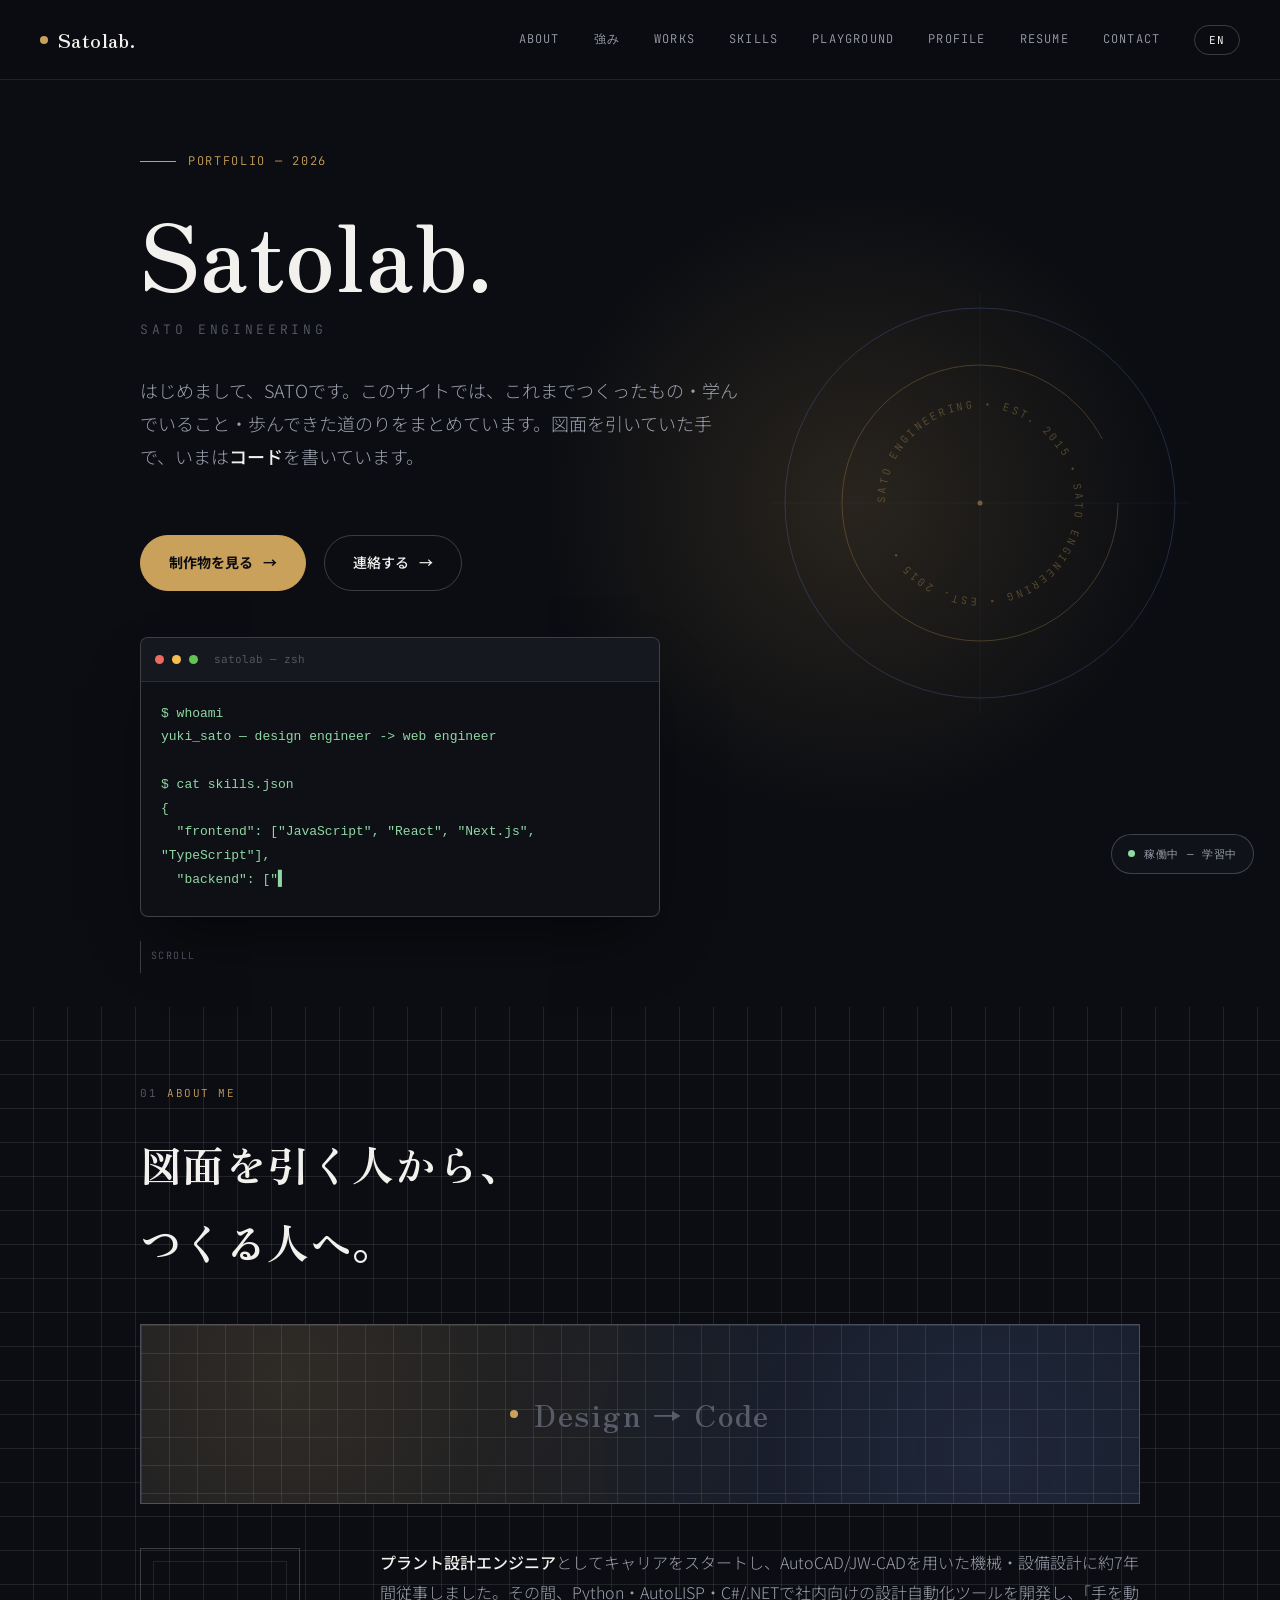
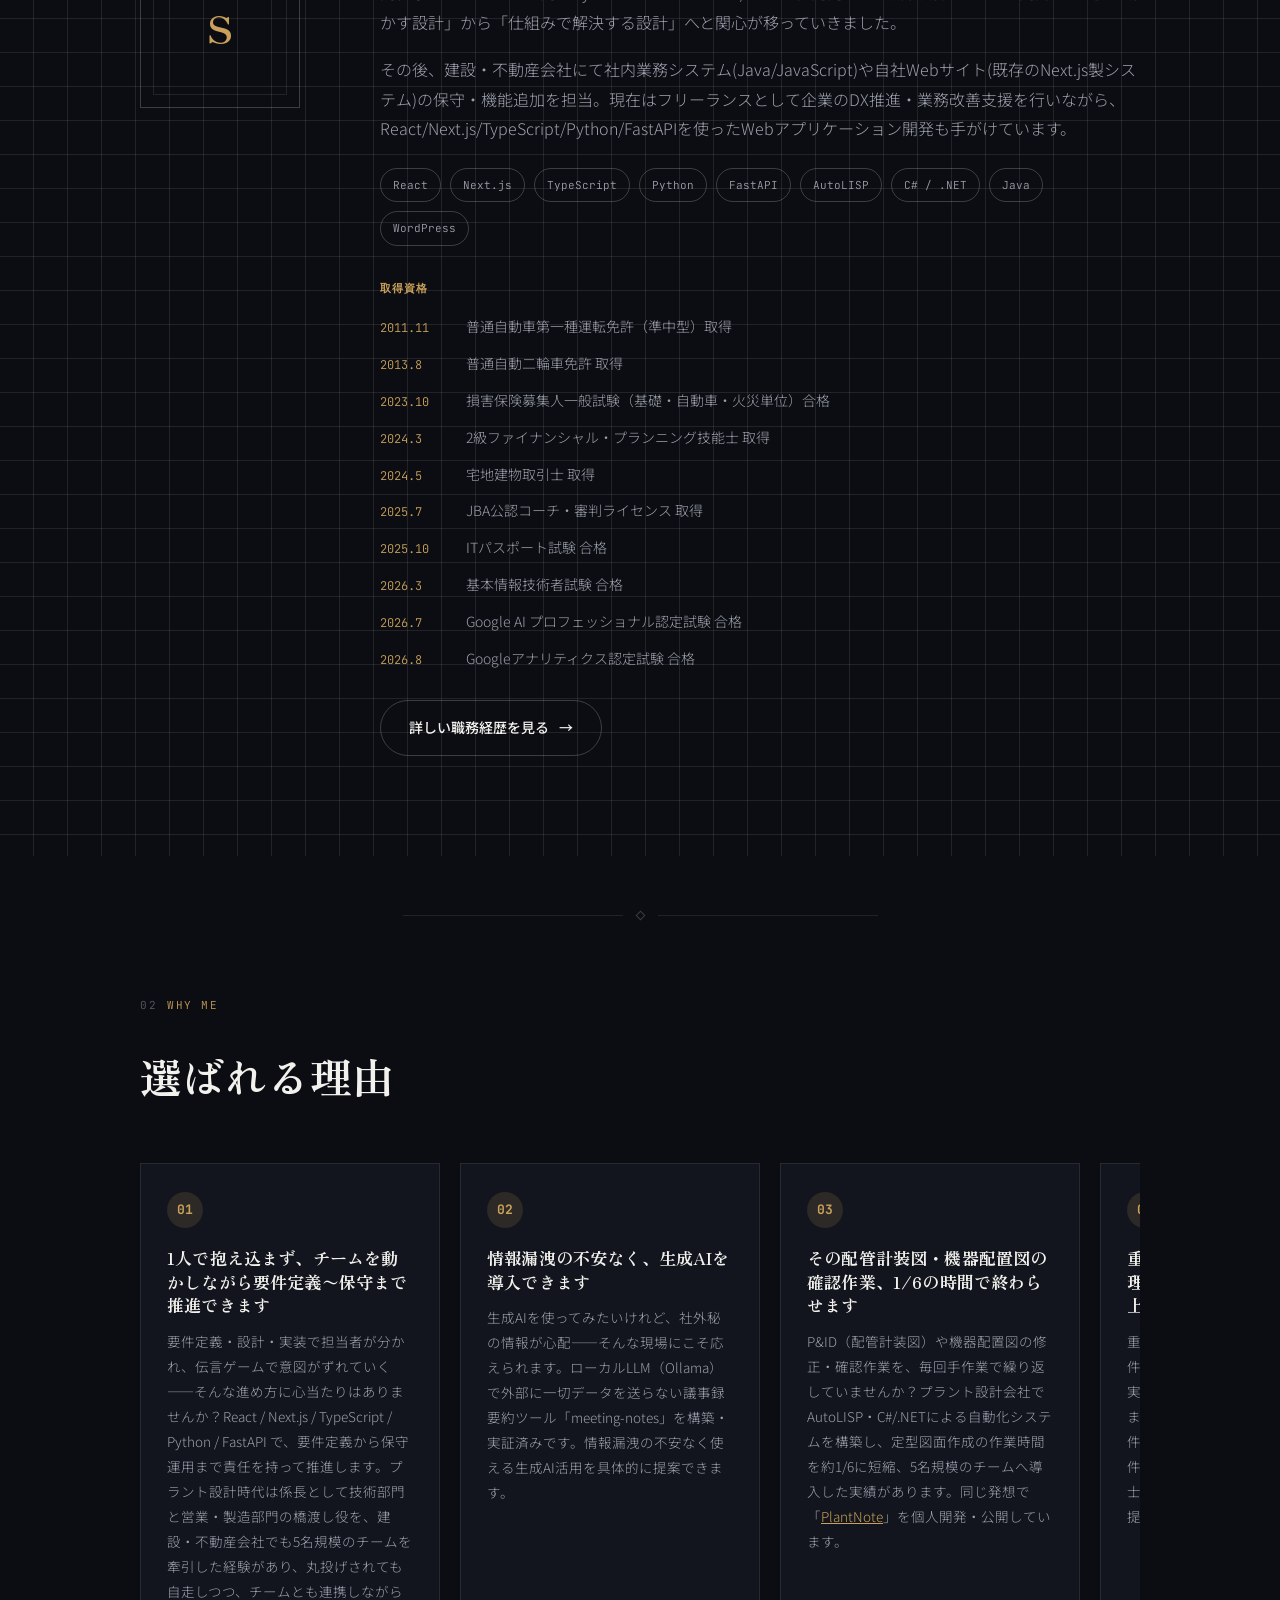
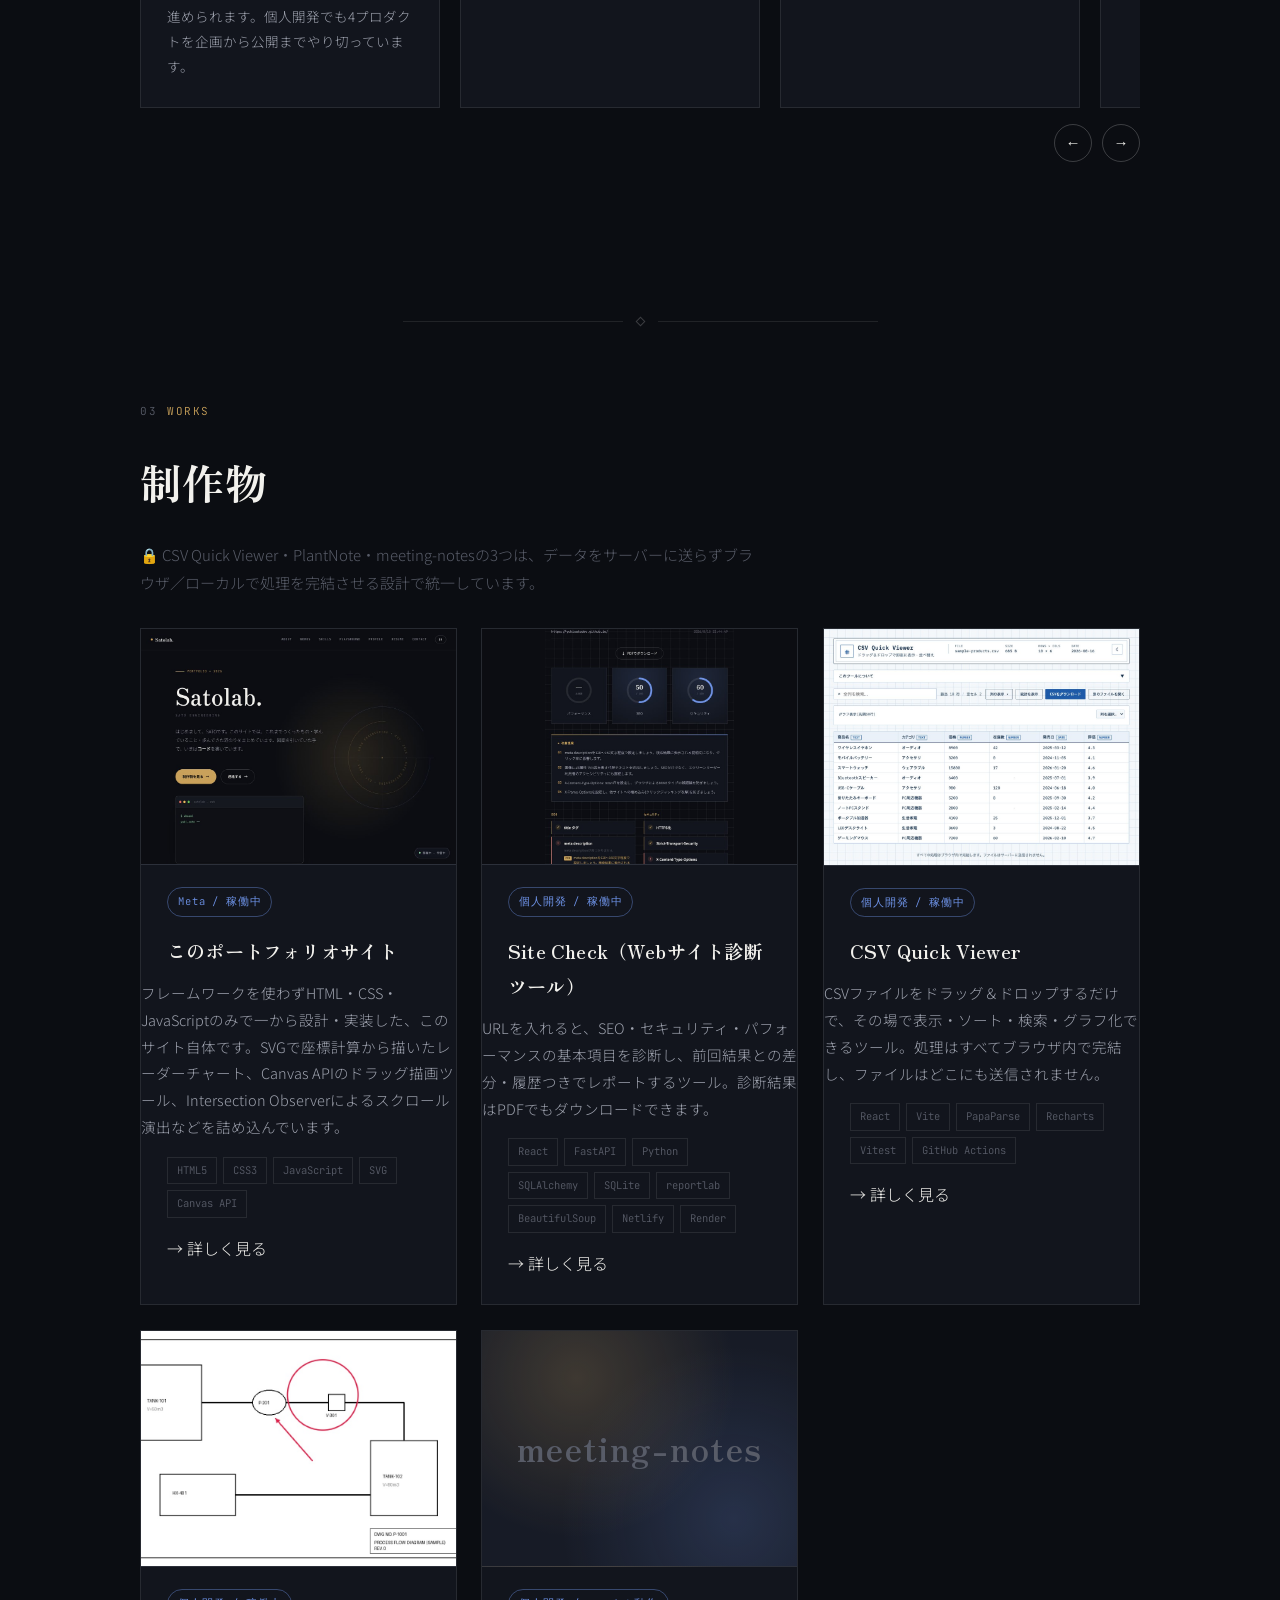
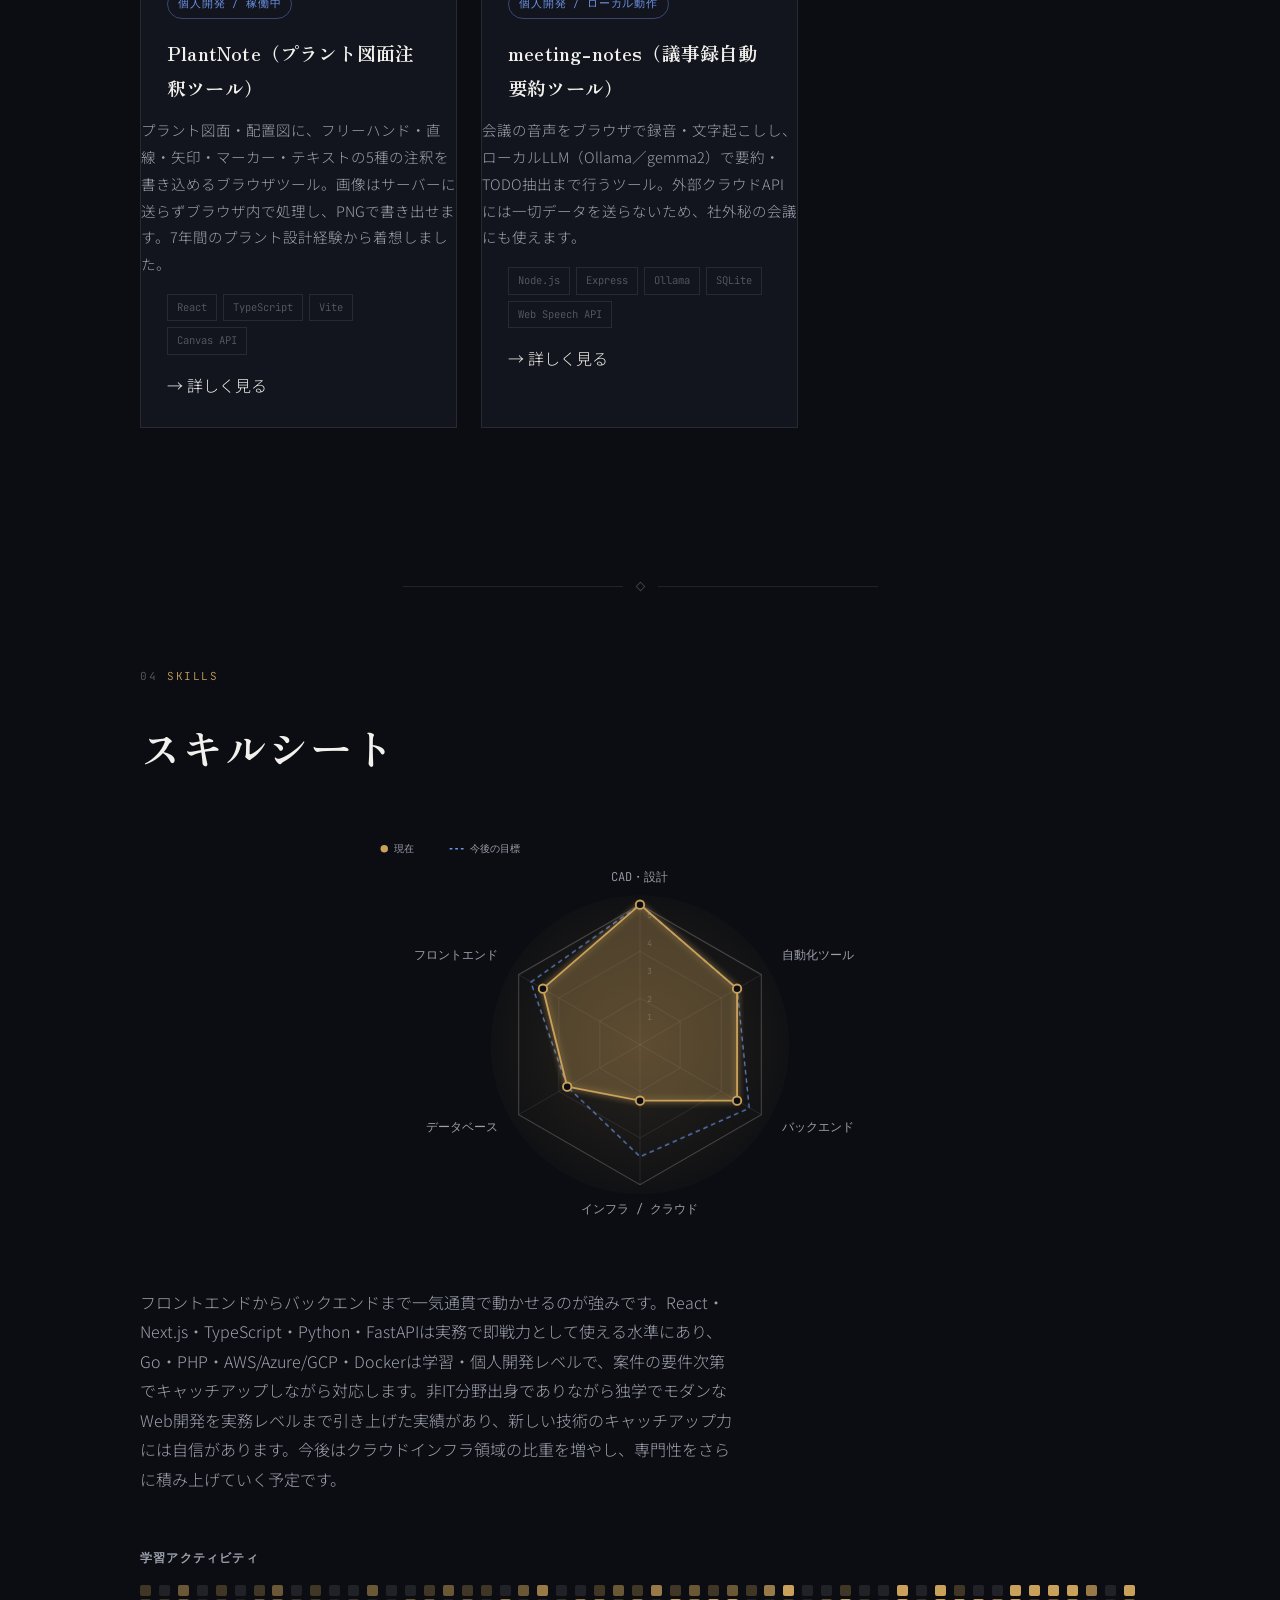
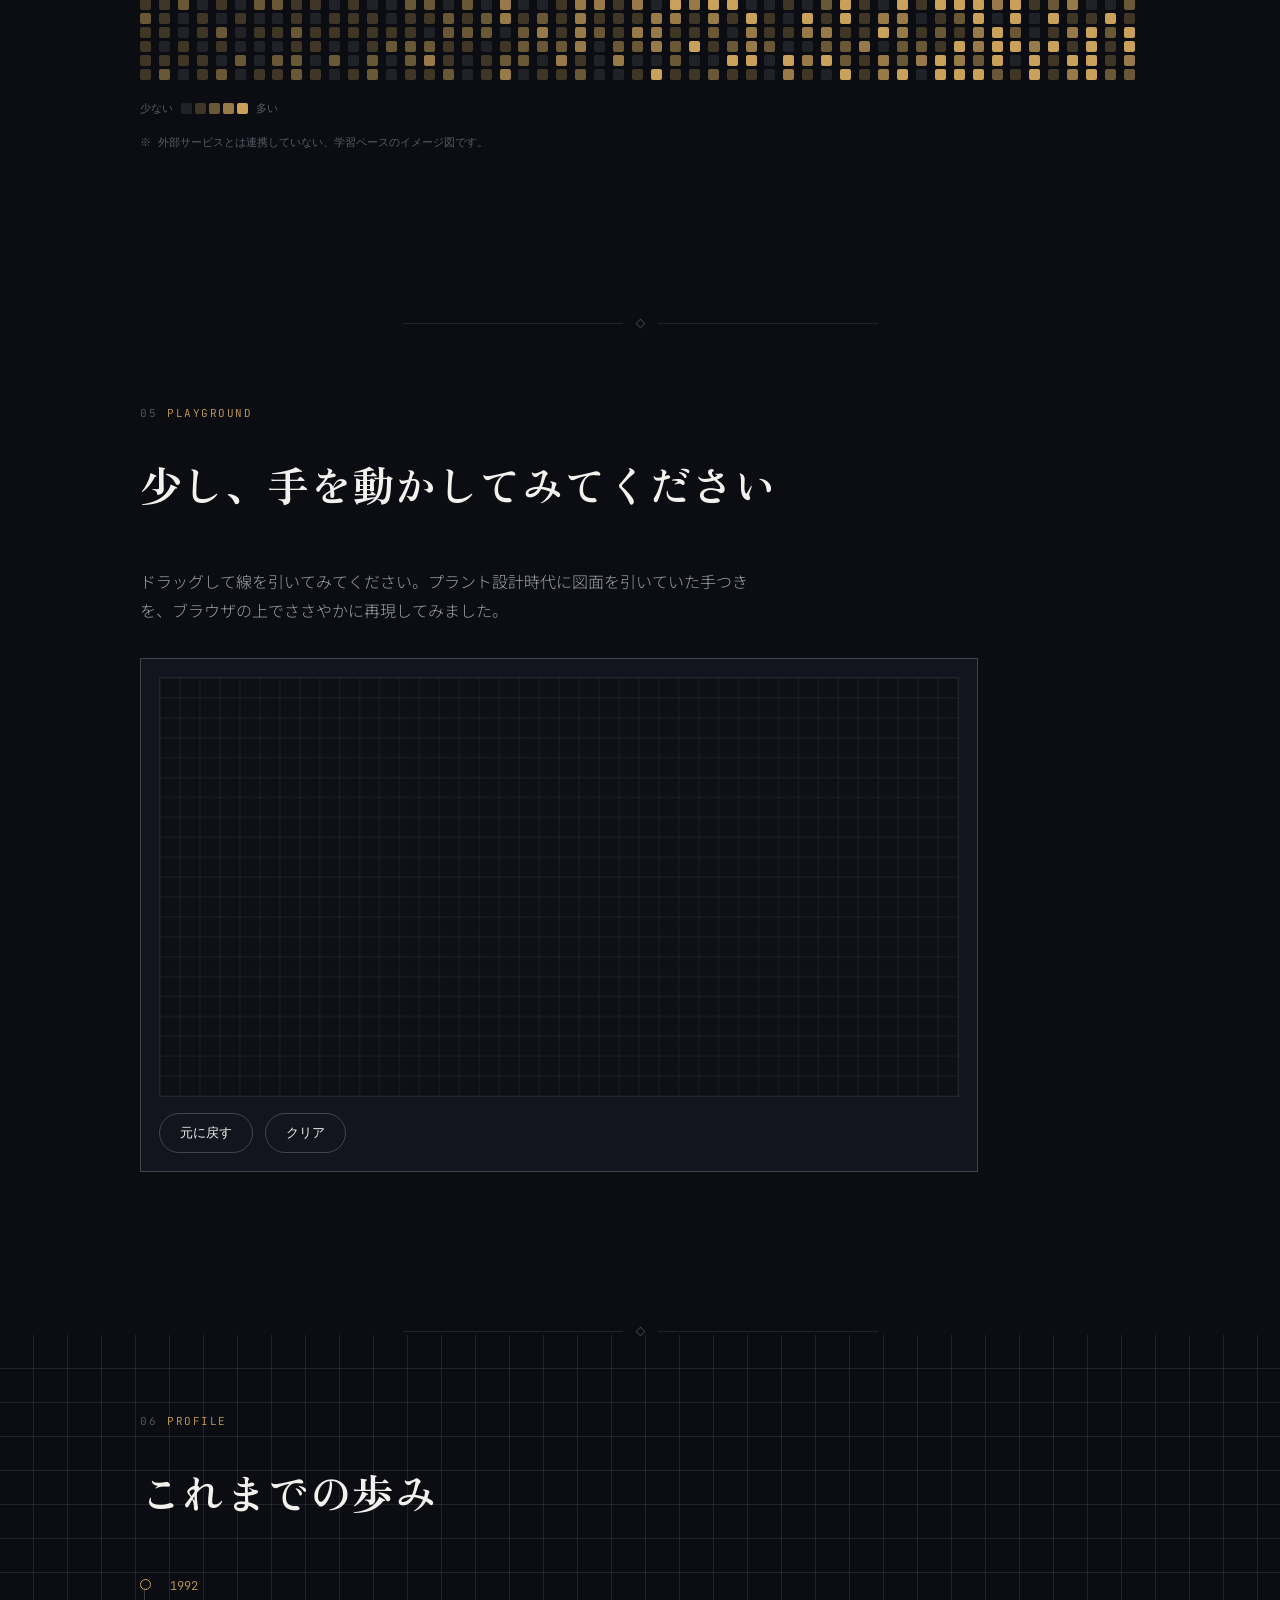
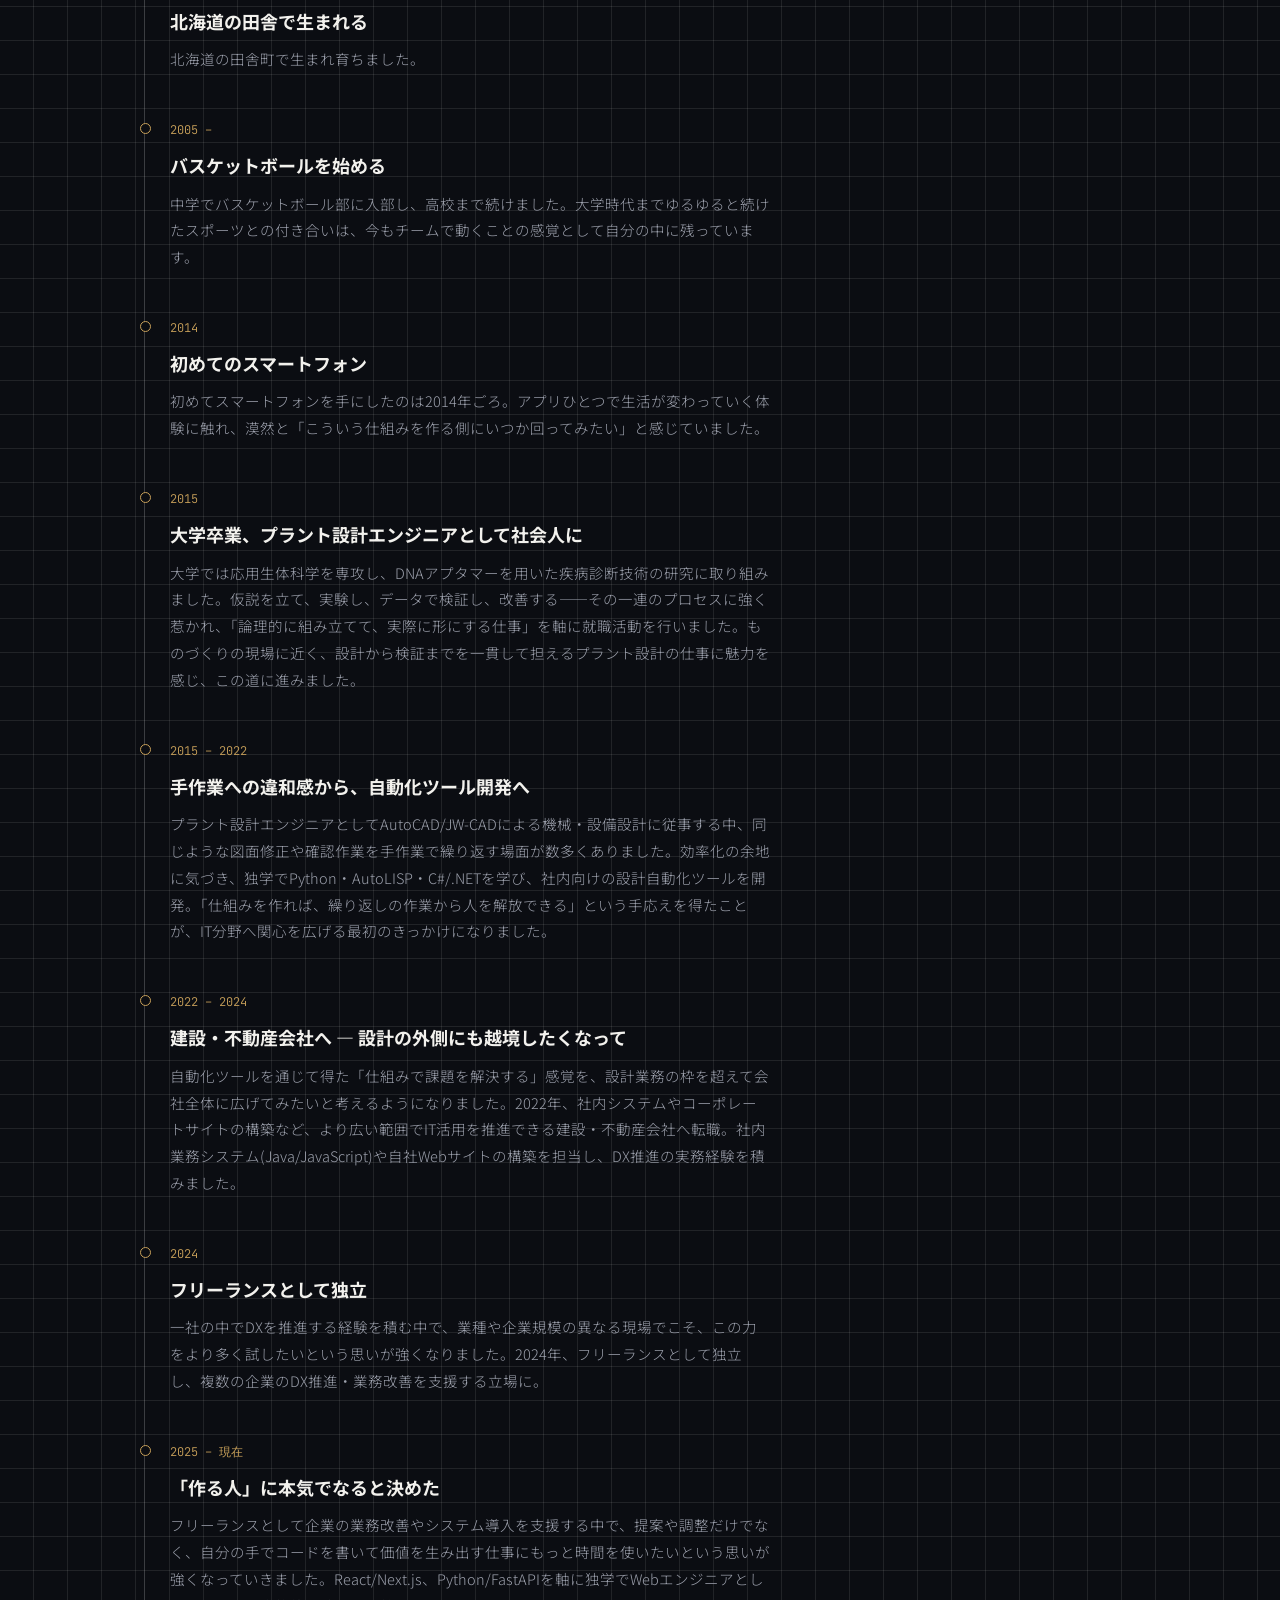
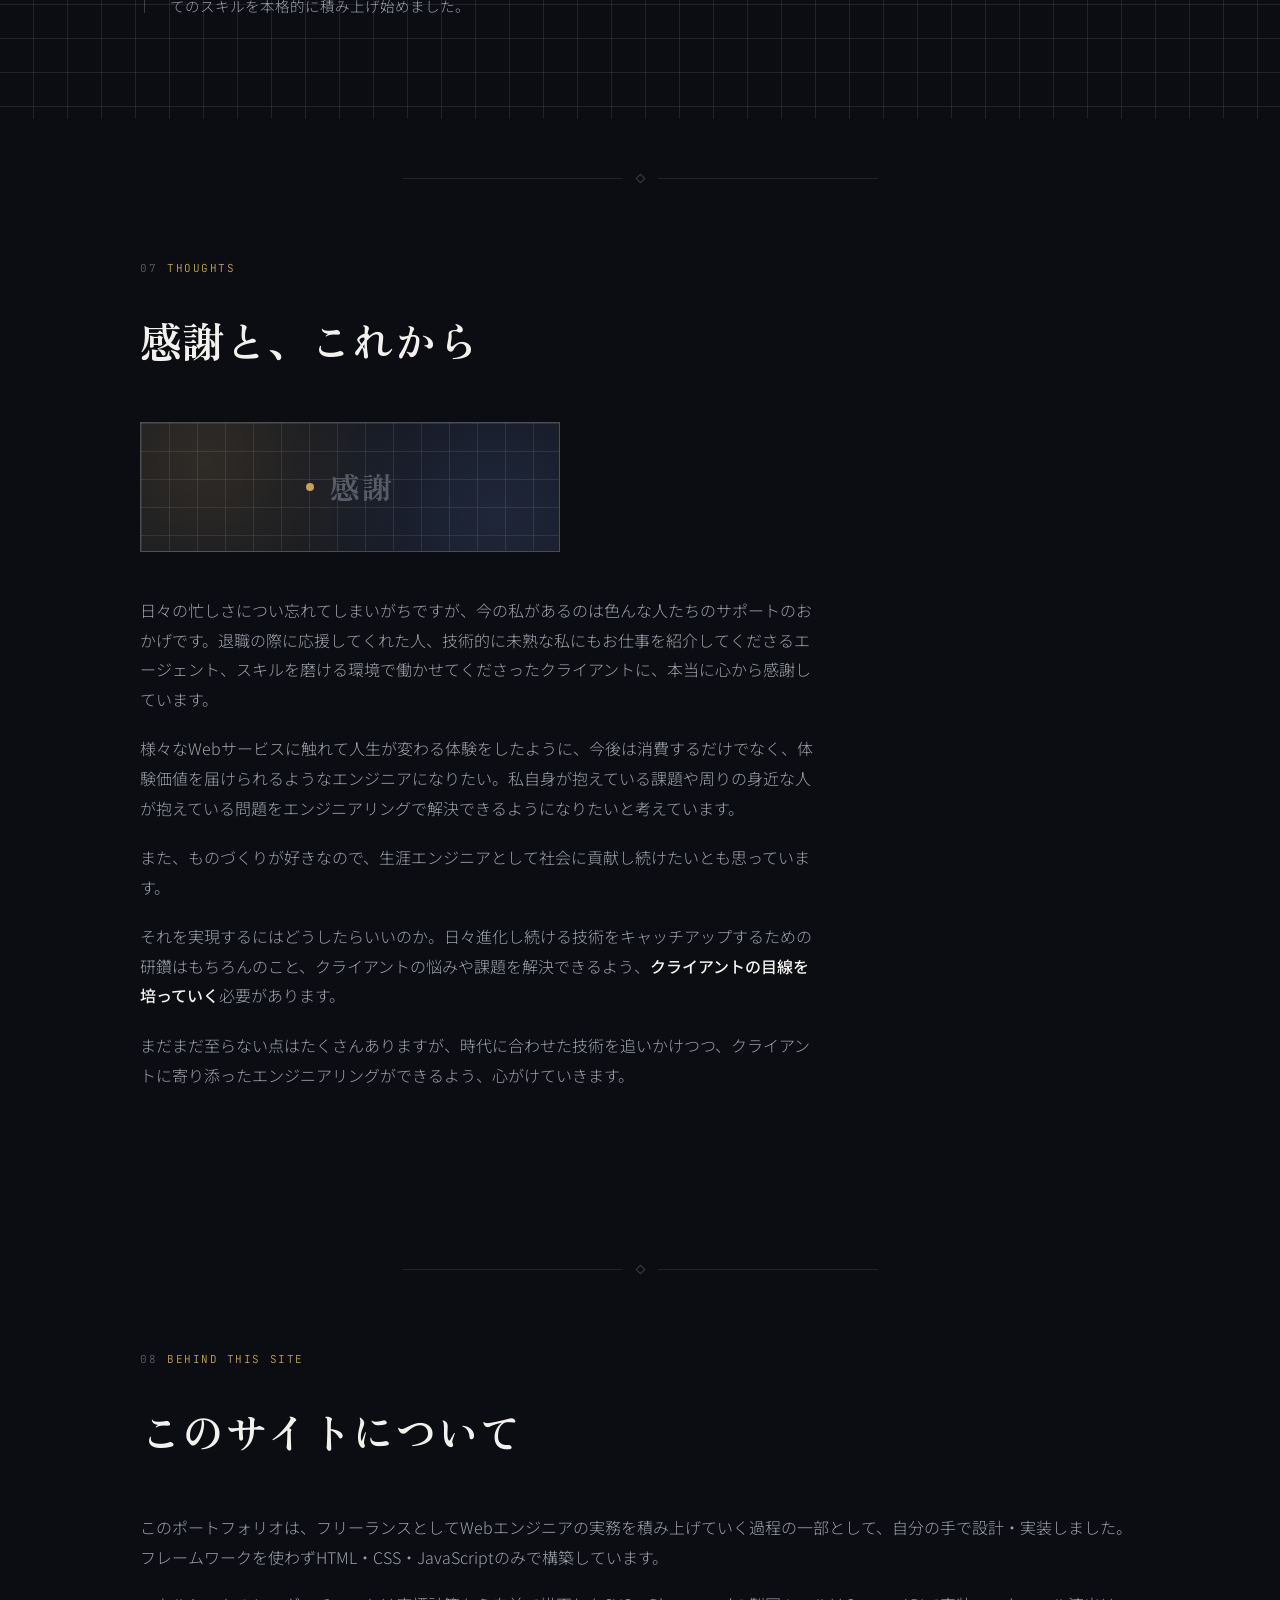
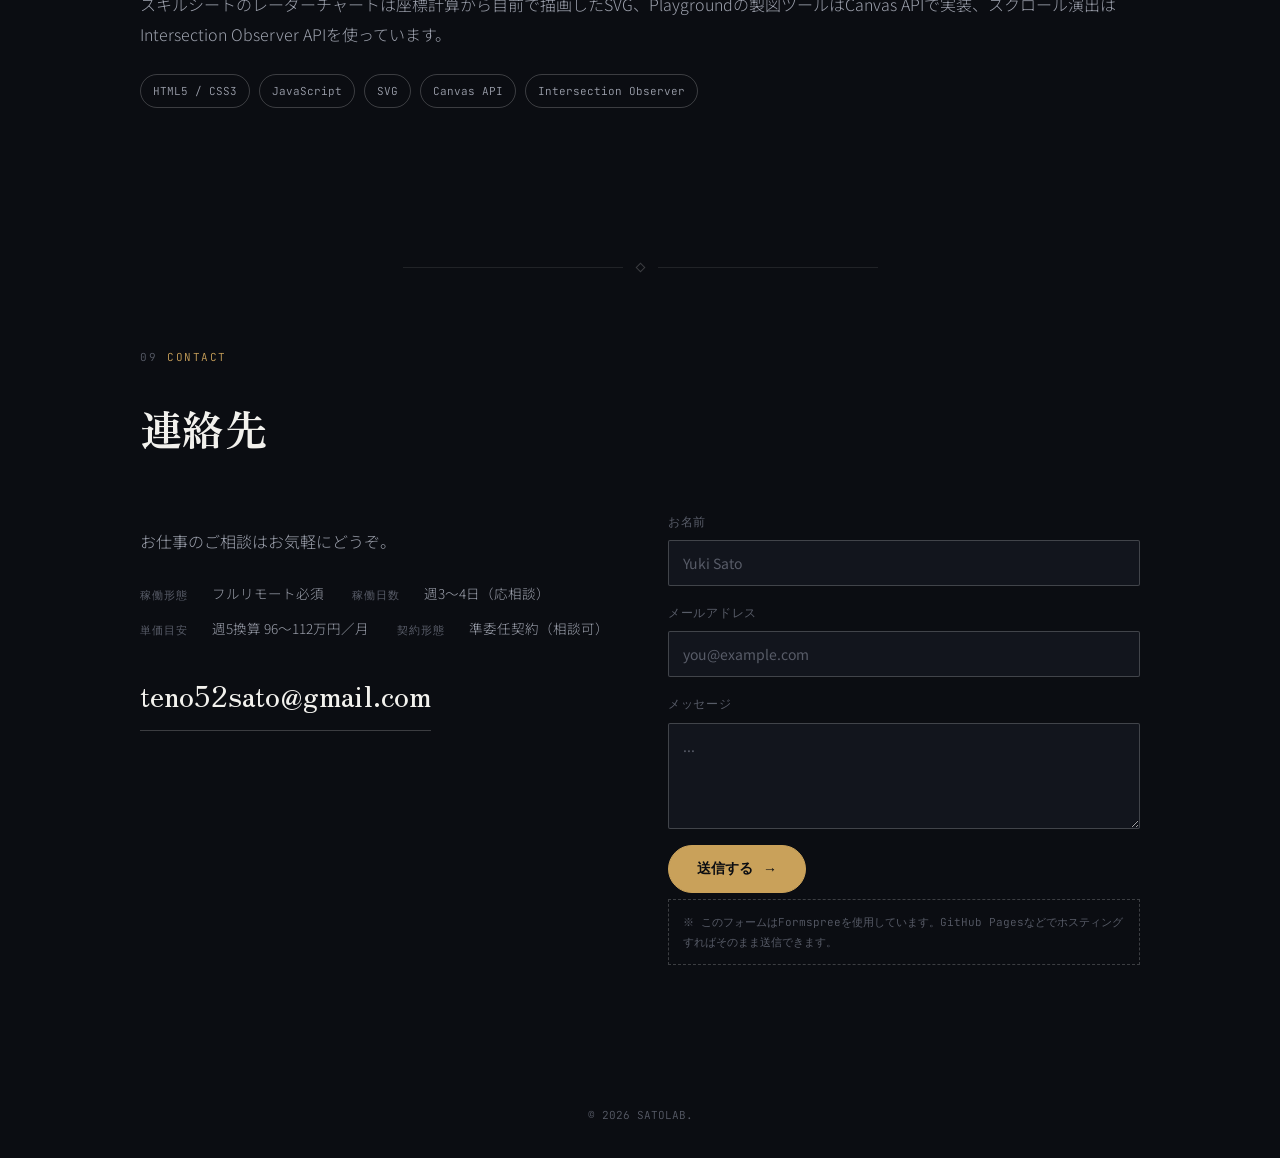
<file: index.html>
<!DOCTYPE html>
<html lang="ja">
<head>
<meta charset="UTF-8">
<meta name="viewport" content="width=device-width, initial-scale=1.0">
<title>Satolab. | SATO Engineering</title>
<link rel="preconnect" href="https://fonts.googleapis.com">
<link rel="preconnect" href="https://fonts.gstatic.com" crossorigin>
<link href="https://fonts.googleapis.com/css2?family=Zen+Old+Mincho:wght@500;700;900&family=Noto+Sans+JP:wght@300;400;500;700&family=JetBrains+Mono:wght@400;500;700&display=swap" rel="stylesheet">
<link rel="stylesheet" href="css/style.css">
</head>
<body class="">

<div class="progress-line" id="progressLine"></div>
<nav>
  <a class="brand" href="index.html"><span class="mark"></span>Satolab.</a>
  <div class="nav-links">
    
    <a href="index.html#about"><span class="ja">About</span><span class="en">About</span></a>
    <a href="index.html#why"><span class="ja">強み</span><span class="en">Why Me</span></a>
    <a href="index.html#works"><span class="ja">Works</span><span class="en">Works</span></a>
    <a href="index.html#skills"><span class="ja">Skills</span><span class="en">Skills</span></a>
    <a href="index.html#playground"><span class="ja">Playground</span><span class="en">Playground</span></a>
    <a href="index.html#profile"><span class="ja">Profile</span><span class="en">Profile</span></a>
    <a href="resume.html"><span class="ja">Resume</span><span class="en">Resume</span></a>
    <a href="index.html#contact"><span class="ja">Contact</span><span class="en">Contact</span></a>
    
    <button id="langToggle" class="lang-btn-wrap">EN</button>
  </div>
</nav>



<header class="hero" id="heroSection">
  <div class="glow" id="heroGlow"></div>
  <div class="hero-eyebrow"><span class="rule"></span><span class="ja">PORTFOLIO — 2026</span><span class="en">PORTFOLIO — 2026</span></div>
  <h1>Satolab.</h1>
  <div class="sub-brand">SATO ENGINEERING</div>
  <p class="hero-sub">
    <span class="ja">はじめまして、SATOです。このサイトでは、これまでつくったもの・学んでいること・歩んできた道のりをまとめています。図面を引いていた手で、いまは<strong>コード</strong>を書いています。</span>
    <span class="en">Hi, I'm SATO. This site brings together what I've built, what I'm learning, and the path that got me here. The hands that once drew blueprints now write <strong>code</strong>.</span>
  </p>
  <div class="hero-ctas">
    <a href="#works" class="btn primary"><span class="ja">制作物を見る</span><span class="en">See my works</span> <span class="arrow">→</span></a>
    <a href="#contact" class="btn"><span class="ja">連絡する</span><span class="en">Get in touch</span> <span class="arrow">→</span></a>
  </div>

  <div class="terminal" aria-hidden="true">
    <div class="terminal-bar"><span class="dot r"></span><span class="dot y"></span><span class="dot g"></span><span class="term-title">satolab — zsh</span></div>
    <pre class="terminal-body"><code id="typeTarget"></code><span class="cursor-blink">▌</span></pre>
  </div>

  <div class="compass-wrap" aria-hidden="true">
    <svg viewBox="0 0 480 480" fill="none">
      <circle class="draw" cx="240" cy="240" r="195" stroke="#6E93E8" stroke-opacity="0.45" stroke-width="1"/>
      <circle class="draw2" cx="240" cy="240" r="138" stroke="#C9A15A" stroke-opacity="0.55" stroke-width="1"/>
      <line x1="240" y1="30" x2="240" y2="450" stroke="#6E93E8" stroke-opacity="0.12" stroke-width="1"/>
      <line x1="30" y1="240" x2="450" y2="240" stroke="#6E93E8" stroke-opacity="0.12" stroke-width="1"/>
      <circle cx="240" cy="240" r="2.5" fill="#C9A15A"/>
      <path id="emblemPath" d="M 240,240 m -95,0 a 95,95 0 1,1 190,0 a 95,95 0 1,1 -190,0" fill="none"/>
      <text font-family="JetBrains Mono, monospace" font-size="10.5" letter-spacing="3" fill="#C9A15A" fill-opacity="0.75" class="orbit-text">
        <textPath href="#emblemPath" startOffset="0%">SATO ENGINEERING • EST. 2015 • SATO ENGINEERING • EST. 2015 •</textPath>
      </text>
    </svg>
  </div>

  <div class="scroll-cue"><div class="line"></div><span class="ja">SCROLL</span><span class="en">SCROLL</span></div>
</header>

<section id="about" class="texture">
  <div class="sheet">
    <div class="eyebrow"><span class="n">01</span><span class="ja">ABOUT ME</span><span class="en">ABOUT ME</span></div>
    <h2 class="sec-title reveal"><span class="ja">図面を引く人から、<br>つくる人へ。</span><span class="en">From drafting<br>to building.</span></h2>
    <div class="deco-panel reveal">
      <div class="deco-mark"><span class="dot"></span><span>Design → Code</span></div>
    </div>
    <div class="about-grid reveal">
      <div class="monogram">S</div>
      <div class="about-text">
        <p class="ja"><strong>プラント設計エンジニア</strong>としてキャリアをスタートし、AutoCAD/JW-CADを用いた機械・設備設計に約7年間従事しました。その間、Python・AutoLISP・C#/.NETで社内向けの設計自動化ツールを開発し、「手を動かす設計」から「仕組みで解決する設計」へと関心が移っていきました。</p>
        <p class="ja">その後、建設・不動産会社にて社内業務システム(Java/JavaScript)や自社Webサイト(既存のNext.js製システム)の保守・機能追加を担当。現在はフリーランスとして企業のDX推進・業務改善支援を行いながら、React/Next.js/TypeScript/Python/FastAPIを使ったWebアプリケーション開発も手がけています。</p>
        <p class="en">Started my career as a <strong>plant design engineer</strong>, working roughly seven years on mechanical and equipment design with AutoCAD/JW-CAD. Along the way I built in-house design-automation tools with Python, AutoLISP, and C#/.NET.</p>
        <p class="en">I later joined a construction/real-estate company, building internal business systems (Java/JavaScript) and maintaining/extending the company's existing Next.js website. Today I work freelance on DX consulting while building web applications with React/Next.js/TypeScript/Python/FastAPI.</p>
        <div class="tag-row">
          <span class="tag">React</span><span class="tag">Next.js</span><span class="tag">TypeScript</span><span class="tag">Python</span><span class="tag">FastAPI</span>
          <span class="tag">AutoLISP</span><span class="tag">C# / .NET</span><span class="tag">Java</span><span class="tag">WordPress</span>
        </div>
        <h4 class="modal-subhead" style="margin-top:32px;"><span class="ja">取得資格</span><span class="en">Qualifications</span></h4>
        <ul class="quals-list">
          
          <li><span class="date mono">2011.11</span><span class="label"><span class="ja">普通自動車第一種運転免許（準中型）取得</span><span class="en">Standard Driver&#x27;s License (Semi-Medium)</span></span></li>
          
          <li><span class="date mono">2013.8</span><span class="label"><span class="ja">普通自動二輪車免許 取得</span><span class="en">Standard Motorcycle License</span></span></li>
          
          <li><span class="date mono">2023.10</span><span class="label"><span class="ja">損害保険募集人一般試験（基礎・自動車・火災単位）合格</span><span class="en">General Insurance Solicitor Exam (Basic / Auto / Fire)</span></span></li>
          
          <li><span class="date mono">2024.3</span><span class="label"><span class="ja">2級ファイナンシャル・プランニング技能士 取得</span><span class="en">Financial Planning Technician, Grade 2</span></span></li>
          
          <li><span class="date mono">2024.5</span><span class="label"><span class="ja">宅地建物取引士 取得</span><span class="en">Licensed Real Estate Transaction Manager</span></span></li>
          
          <li><span class="date mono">2025.7</span><span class="label"><span class="ja">JBA公認コーチ・審判ライセンス 取得</span><span class="en">JBA Certified Coach / Referee License</span></span></li>
          
          <li><span class="date mono">2025.10</span><span class="label"><span class="ja">ITパスポート試験 合格</span><span class="en">IT Passport Exam</span></span></li>

          <li><span class="date mono">2026.3</span><span class="label"><span class="ja">基本情報技術者試験 合格</span><span class="en">Fundamental Information Technology Engineer Exam</span></span></li>

          <li><span class="date mono">2026.7</span><span class="label"><span class="ja">Google AI プロフェッショナル認定試験 合格</span><span class="en">Google AI Professional Certification</span></span></li>
          
          <li><span class="date mono">2026.8</span><span class="label"><span class="ja">Googleアナリティクス認定試験 合格</span><span class="en">Google Analytics Certification</span></span></li>
          
        </ul>
        <a href="resume.html" class="btn" style="margin-top:28px;"><span class="ja">詳しい職務経歴を見る</span><span class="en">View full resume</span> <span class="arrow">→</span></a>
      </div>
    </div>
  </div>
</section>

<div class="divider"><span class="seg"></span><span class="diamond"></span><span class="seg"></span></div>
<section id="why">
  <div class="sheet">
    <div class="eyebrow"><span class="n">02</span><span class="ja">WHY ME</span><span class="en">WHY ME</span></div>
    <h2 class="sec-title reveal"><span class="ja">選ばれる理由</span><span class="en">Why work with me</span></h2>
    <div class="why-scroll reveal" id="whyScroll">

      <div class="why-card">
        <div class="idx mono">01</div>
        <h3><span class="ja">1人で抱え込まず、チームを動かしながら要件定義〜保守まで推進できます</span><span class="en">Driving requirements-to-maintenance, together with the team</span></h3>
        <p class="ja">要件定義・設計・実装で担当者が分かれ、伝言ゲームで意図がずれていく——そんな進め方に心当たりはありませんか？React / Next.js / TypeScript / Python / FastAPI で、要件定義から保守運用まで責任を持って推進します。プラント設計時代は係長として技術部門と営業・製造部門の橋渡し役を、建設・不動産会社でも5名規模のチームを牽引した経験があり、丸投げされても自走しつつ、チームとも連携しながら進められます。個人開発でも4プロダクトを企画から公開までやり切っています。</p>
        <p class="en">Ever had a project's intent drift as it passed between separate owners? I drive requirements-to-maintenance with React, Next.js, TypeScript, Python, and FastAPI. As section chief in plant design I bridged engineering with sales and manufacturing, and I've led five-person teams at two companies — I can run independently when needed, and coordinate closely with a team when that's what the work calls for. I've also shipped four personal products solo, start to finish.</p>
      </div>

      <div class="why-card">
        <div class="idx mono">02</div>
        <h3><span class="ja">情報漏洩の不安なく、生成AIを導入できます</span><span class="en">Generative AI, without the data-leak worry</span></h3>
        <p class="ja">生成AIを使ってみたいけれど、社外秘の情報が心配——そんな現場にこそ応えられます。ローカルLLM（Ollama）で外部に一切データを送らない議事録要約ツール「meeting-notes」を構築・実証済みです。情報漏洩の不安なく使える生成AI活用を具体的に提案できます。</p>
        <p class="en">Want generative AI without sending confidential data to the cloud? I built and proved out meeting-notes, powered by a local LLM (Ollama) that never leaves the device.</p>
      </div>

      <div class="why-card">
        <div class="idx mono">03</div>
        <h3><span class="ja">その配管計装図・機器配置図の確認作業、1/6の時間で終わらせます</span><span class="en">P&ID and layout checks, in a sixth of the time</span></h3>
        <p class="ja">P&ID（配管計装図）や機器配置図の修正・確認作業を、毎回手作業で繰り返していませんか？プラント設計会社でAutoLISP・C#/.NETによる自動化システムを構築し、定型図面作成の作業時間を約1/6に短縮、5名規模のチームへ導入した実績があります。同じ発想で「<a href="#works" style="color:var(--accent);">PlantNote</a>」を個人開発・公開しています。</p>
        <p class="en">Stuck redoing the same P&ID or equipment-layout checks by hand? I built an in-house automation system in AutoLISP and C#/.NET that cut the time for standard drawings to roughly a sixth, and rolled it out to a five-person team. I later applied the same idea to publish <a href="#works" style="color:var(--accent);">PlantNote</a>.</p>
      </div>

      <div class="why-card">
        <div class="idx mono">04</div>
        <h3><span class="ja">重要事項説明・契約書・物件管理まで、業界の実務を理解した上で提案できます</span><span class="en">I know brokerage practice, not just the spec</span></h3>
        <p class="ja">重要事項説明・契約書管理・物件や案件の進捗管理といった宅建業法特有の実務、開発会社にきちんと伝わっていますか？建設・不動産会社で顧客・物件・案件を一元管理するシステムの要件定義〜保守を推進し、宅地建物取引士も保有。業界の商慣習まで理解した提案ができます。</p>
        <p class="en">Worried a dev shop won't get real-estate brokerage practice — disclosures, contracts, case management? I drove a customer-management system end to end and hold a licensed real-estate transaction manager qualification.</p>
      </div>

      <div class="why-card">
        <div class="idx mono">05</div>
        <h3><span class="ja">複数の納期・優先順位が重なっても、混乱なく回せます</span><span class="en">Juggling deadlines and priorities, without dropping the ball</span></h3>
        <p class="ja">複数の案件・窓口が重なり、進捗管理が煩雑になっていませんか？プラント設計・建設不動産の両社で5名規模のチームを係長・課長補佐として牽引し、現在も複数クライアントの案件を並行して自己管理してきた実績があります。</p>
        <p class="en">Multiple deadlines and stakeholders colliding? I've led five-person teams at two companies, and I currently self-manage several concurrent freelance clients at once.</p>
      </div>

      <div class="why-card">
        <div class="idx mono">06</div>
        <h3><span class="ja">技術の移り変わりにも、実績のペースでついていけます</span><span class="en">Keeping pace with fast-moving tech, provably</span></h3>
        <p class="ja">技術の移り変わりが早く、エンジニアの学習スピードに不安はありませんか？非IT分野出身から独学でモダンなWeb開発を実務レベルまで引き上げ、この10ヶ月で資格を4つ取得するペースで学び続けています。</p>
        <p class="en">Worried about keeping pace with fast-moving tech? Self-taught from a non-IT background to a professional web-dev level, and earning roughly one certification every couple of months over the past ten.</p>
      </div>

    </div>
    <div class="why-controls reveal">
      <button id="whyPrev" type="button" aria-label="Previous">←</button>
      <button id="whyNext" type="button" aria-label="Next">→</button>
    </div>
  </div>
</section>

<div class="divider"><span class="seg"></span><span class="diamond"></span><span class="seg"></span></div>
<section id="works">
  <div class="sheet">
    <div class="eyebrow"><span class="n">03</span><span class="ja">WORKS</span><span class="en">WORKS</span></div>
    <h2 class="sec-title reveal"><span class="ja">制作物</span><span class="en">Selected Works</span></h2>
    <p class="reveal" style="max-width:620px; font-size:15px; color:var(--ink-faint); margin-top:-24px; margin-bottom:32px;">
      <span class="ja">🔒 CSV Quick Viewer・PlantNote・meeting-notesの3つは、データをサーバーに送らずブラウザ／ローカルで処理を完結させる設計で統一しています。</span>
      <span class="en">🔒 CSV Quick Viewer, PlantNote, and meeting-notes share one design principle: nothing ever leaves the browser or the device.</span>
    </p>
    <div class="works-grid">

      <div class="work-card reveal" data-modal-target="modalWork1" tabindex="0" role="button" aria-haspopup="dialog" aria-label="View details of This Portfolio Site">
        <div class="work-thumb">
          
            <img src="img/works/portfolio.jpg" alt="">
          
        </div>
        <span class="badge"><span class="ja">Meta / 稼働中</span><span class="en">Meta / Live</span></span>
        <h3><span class="ja">このポートフォリオサイト</span><span class="en">This Portfolio Site</span></h3>
        <p class="ja">フレームワークを使わずHTML・CSS・JavaScriptのみで一から設計・実装した、このサイト自体です。SVGで座標計算から描いたレーダーチャート、Canvas APIのドラッグ描画ツール、Intersection Observerによるスクロール演出などを詰め込んでいます。</p>
        <p class="en">This very site — designed and built from scratch with plain HTML, CSS, and JavaScript, no framework. It includes a hand-computed SVG radar chart, a drag-to-draw tool on the Canvas API, and scroll effects via Intersection Observer.</p>
        <div class="stack"><span>HTML5</span><span>CSS3</span><span>JavaScript</span><span>SVG</span><span>Canvas API</span></div>
        <div class="links"><span class="ja">→ 詳しく見る</span><span class="en">→ View details</span></div>
      </div>
      
      <div class="work-card reveal" data-modal-target="modalWork2" tabindex="0" role="button" aria-haspopup="dialog" aria-label="View details of Site Check — Website Diagnostic Tool">
        <div class="work-thumb">
          
            <img src="img/works/sitecheck.jpg" alt="">
          
        </div>
        <span class="badge"><span class="ja">個人開発 / 稼働中</span><span class="en">Personal / Live</span></span>
        <h3><span class="ja">Site Check（Webサイト診断ツール）</span><span class="en">Site Check — Website Diagnostic Tool</span></h3>
        <p class="ja">URLを入れると、SEO・セキュリティ・パフォーマンスの基本項目を診断し、前回結果との差分・履歴つきでレポートするツール。診断結果はPDFでもダウンロードできます。</p>
        <p class="en">Enter a URL and get an SEO, security, and performance check — with history and diffs against the previous run, plus a downloadable PDF report.</p>
        <div class="stack"><span>React</span><span>FastAPI</span><span>Python</span><span>SQLAlchemy</span><span>SQLite</span><span>reportlab</span><span>BeautifulSoup</span><span>Netlify</span><span>Render</span></div>
        <div class="links"><span class="ja">→ 詳しく見る</span><span class="en">→ View details</span></div>
      </div>
      
      <div class="work-card reveal" data-modal-target="modalWork3" tabindex="0" role="button" aria-haspopup="dialog" aria-label="View details of CSV Quick Viewer">
        <div class="work-thumb">
          
            <img src="img/works/csvviewer.jpg" alt="">
          
        </div>
        <span class="badge"><span class="ja">個人開発 / 稼働中</span><span class="en">Personal / Live</span></span>
        <h3><span class="ja">CSV Quick Viewer</span><span class="en">CSV Quick Viewer</span></h3>
        <p class="ja">CSVファイルをドラッグ＆ドロップするだけで、その場で表示・ソート・検索・グラフ化できるツール。処理はすべてブラウザ内で完結し、ファイルはどこにも送信されません。</p>
        <p class="en">Drag and drop a CSV file to instantly preview, sort, search, and chart it — entirely in the browser, with nothing ever uploaded.</p>
        <div class="stack"><span>React</span><span>Vite</span><span>PapaParse</span><span>Recharts</span><span>Vitest</span><span>GitHub Actions</span></div>
        <div class="links"><span class="ja">→ 詳しく見る</span><span class="en">→ View details</span></div>
      </div>

      <div class="work-card reveal" data-modal-target="modalWork4" tabindex="0" role="button" aria-haspopup="dialog" aria-label="View details of PlantNote">
        <div class="work-thumb">
          <img src="img/works/plantnote.jpg" alt="">
        </div>
        <span class="badge"><span class="ja">個人開発 / 稼働中</span><span class="en">Personal / Live</span></span>
        <h3><span class="ja">PlantNote（プラント図面注釈ツール）</span><span class="en">PlantNote — Plant Drawing Annotation Tool</span></h3>
        <p class="ja">プラント図面・配置図に、フリーハンド・直線・矢印・マーカー・テキストの5種の注釈を書き込めるブラウザツール。画像はサーバーに送らずブラウザ内で処理し、PNGで書き出せます。7年間のプラント設計経験から着想しました。</p>
        <p class="en">A browser tool for annotating plant and layout drawings with five markup types — freehand, lines, arrows, markers, and text. Images are processed entirely in the browser and exported as PNG. Born from seven years of hands-on plant-design experience.</p>
        <div class="stack"><span>React</span><span>TypeScript</span><span>Vite</span><span>Canvas API</span></div>
        <div class="links"><span class="ja">→ 詳しく見る</span><span class="en">→ View details</span></div>
      </div>

      <div class="work-card reveal" data-modal-target="modalWork5" tabindex="0" role="button" aria-haspopup="dialog" aria-label="View details of meeting-notes">
        <div class="work-thumb placeholder">
          <span>meeting-notes</span>
        </div>
        <span class="badge"><span class="ja">個人開発 / ローカル動作</span><span class="en">Personal / Runs Locally</span></span>
        <h3><span class="ja">meeting-notes（議事録自動要約ツール）</span><span class="en">meeting-notes — Local Meeting Summarizer</span></h3>
        <p class="ja">会議の音声をブラウザで録音・文字起こしし、ローカルLLM（Ollama／gemma2）で要約・TODO抽出まで行うツール。外部クラウドAPIには一切データを送らないため、社外秘の会議にも使えます。</p>
        <p class="en">Records and transcribes meeting audio in the browser, then summarizes it and extracts TODOs using a local LLM (Ollama / gemma2). No data ever leaves the machine — safe for confidential meetings.</p>
        <div class="stack"><span>Node.js</span><span>Express</span><span>Ollama</span><span>SQLite</span><span>Web Speech API</span></div>
        <div class="links"><span class="ja">→ 詳しく見る</span><span class="en">→ View details</span></div>
      </div>

    </div>
  </div>
</section>


<div class="modal-overlay" id="modalWork1" hidden role="dialog" aria-modal="true" aria-labelledby="modalWork1Title">
  <div class="modal-panel">
    <button class="modal-close" type="button" aria-label="Close">×</button>
    <div class="eyebrow" style="margin-bottom:14px;"><span class="ja">制作物 01</span><span class="en">WORK 01</span></div>
    <h3 class="modal-title" id="modalWork1Title"><span class="ja">このポートフォリオサイト</span><span class="en">This Portfolio Site</span></h3>
    <p class="modal-desc ja">このWebサイト自体が制作物です。フレームワークを使わずHTML・CSS・JavaScriptのみで構築しました。SVGで座標計算から描いたレーダーチャート、Canvas APIで実装したドラッグ描画ツール、Intersection Observerによるスクロール演出などを詰め込んでいます。</p><p class="modal-desc ja">取り入れたい機能はまだいくつかありますが、まずは自分の手で一通り動くところまで仕上げました。</p>
    <p class="modal-desc en">This website itself is the work. Built with plain HTML, CSS, and JavaScript, no framework. It includes a hand-computed SVG radar chart, a drag-to-draw tool on the Canvas API, and scroll effects powered by Intersection Observer.</p><p class="modal-desc en">There&#x27;s still more I&#x27;d like to add, but for now I&#x27;ve taken it all the way to something that actually works, end to end.</p>
    <h4 class="modal-subhead"><span class="ja">使用言語など</span><span class="en">Stack</span></h4>
    <p class="modal-stack">HTML5, CSS3, JavaScript, SVG, Canvas API</p>
    
  </div>
</div>

<div class="modal-overlay" id="modalWork2" hidden role="dialog" aria-modal="true" aria-labelledby="modalWork2Title">
  <div class="modal-panel">
    <button class="modal-close" type="button" aria-label="Close">×</button>
    <div class="eyebrow" style="margin-bottom:14px;"><span class="ja">制作物 02</span><span class="en">WORK 02</span></div>
    <h3 class="modal-title" id="modalWork2Title"><span class="ja">Site Check（Webサイト診断ツール）</span><span class="en">Site Check — Website Diagnostic Tool</span></h3>
    <p class="modal-desc ja">URLを入力するだけで、SEO・セキュリティ・パフォーマンス（PageSpeed Insights連携時）の基本項目を無料で診断するツールです。同じURLを再診断すると、前回スコアとの差分を表示します。診断結果はPDFレポートとしてもダウンロードできます。</p><p class="modal-desc ja">フロントエンド(React)とバックエンド(FastAPI)を分離した構成で、DX推進支援で培った「業務改善ツールを形にする」経験を活かしています。</p>
    <p class="modal-desc en">Just enter a URL to get a free check of SEO, security, and (when connected) performance basics via PageSpeed Insights. Re-checking the same URL shows the diff against your last run, and results can be downloaded as a PDF report.</p><p class="modal-desc en">Built with a separated React frontend and FastAPI backend — applying the &quot;turn a process improvement into a working tool&quot; experience from my DX consulting work.</p>
    <h4 class="modal-subhead"><span class="ja">使用言語など</span><span class="en">Stack</span></h4>
    <p class="modal-stack">React, FastAPI, Python, SQLAlchemy, SQLite, reportlab, BeautifulSoup, Netlify, Render</p>
    
    <h4 class="modal-subhead"><span class="ja">リンク</span><span class="en">Link</span></h4>
    <p class="modal-stack"><a href="https://effulgent-dodol-5d27d4.netlify.app/" target="_blank" rel="noopener" style="color:var(--accent);">https://effulgent-dodol-5d27d4.netlify.app/ →</a></p>
    
  </div>
</div>

<div class="modal-overlay" id="modalWork3" hidden role="dialog" aria-modal="true" aria-labelledby="modalWork3Title">
  <div class="modal-panel">
    <button class="modal-close" type="button" aria-label="Close">×</button>
    <div class="eyebrow" style="margin-bottom:14px;"><span class="ja">制作物 03</span><span class="en">WORK 03</span></div>
    <h3 class="modal-title" id="modalWork3Title"><span class="ja">CSV Quick Viewer</span><span class="en">CSV Quick Viewer</span></h3>
    <p class="modal-desc ja">「とりあえず中身を見たいだけなのに、Excelを立ち上げるのは大げさ」という場面のための軽量ビューワーです。CSVをドラッグ＆ドロップすると、列の型（数値・日付・文字列・空欄）を自動判定してテーブル表示し、列ヘッダのクリックでソート、全列対象のリアルタイム検索、列の表示/非表示切り替えができます。数値列は簡易棒グラフでも確認でき、絞り込み後の結果をCSVとして再ダウンロードすることも可能です。</p><p class="modal-desc ja">次に予定しているPythonバックエンド版のCSVデータチェックツールの前段階として、まずはフロントエンドのみで完結する形で作りました。</p>
    <p class="modal-desc en">A lightweight viewer for when opening Excel feels like overkill. Drop in a CSV and it auto-detects each column&#x27;s type (number, date, text, empty), renders a sortable table, supports real-time search across all columns, and lets you toggle column visibility. Numeric columns get a quick bar chart, and filtered results can be re-exported as CSV.</p><p class="modal-desc en">Built as a first step before a planned Python-backend CSV data-check tool — a frontend-only version to start.</p>
    <h4 class="modal-subhead"><span class="ja">使用言語など</span><span class="en">Stack</span></h4>
    <p class="modal-stack">React, Vite, PapaParse, Recharts, Vitest, GitHub Actions</p>
    
    <h4 class="modal-subhead"><span class="ja">リンク</span><span class="en">Link</span></h4>
    <p class="modal-stack"><a href="https://yukisatodev.github.io/csv-quick-viewer/" target="_blank" rel="noopener" style="color:var(--accent);">https://yukisatodev.github.io/csv-quick-viewer/ →</a></p>

  </div>
</div>

<div class="modal-overlay" id="modalWork4" hidden role="dialog" aria-modal="true" aria-labelledby="modalWork4Title">
  <div class="modal-panel">
    <button class="modal-close" type="button" aria-label="Close">×</button>
    <div class="eyebrow" style="margin-bottom:14px;"><span class="ja">制作物 04</span><span class="en">WORK 04</span></div>
    <h3 class="modal-title" id="modalWork4Title"><span class="ja">PlantNote（プラント図面注釈ツール）</span><span class="en">PlantNote — Plant Drawing Annotation Tool</span></h3>
    <p class="modal-desc ja">プラント設計エンジニア時代、図面や配置図に手書きで注釈を入れて確認・共有する場面が数多くありました。紙やCADでしかできなかったその作業を、ブラウザだけで手軽にできるようにしたツールです。フリーハンド・直線・矢印・マーカー・テキストラベルの5種類の注釈ツール、色や線の太さの変更、Undo/Redo、PNG書き出しに対応しています。</p><p class="modal-desc ja">画像はアップロードされてもブラウザ内で処理され、サーバーには一切送信されません。社外秘の図面を扱う現場でも安心して使える設計です。</p>
    <p class="modal-desc en">During my years as a plant design engineer, I often needed to hand-annotate drawings and layouts for review and sharing — work that used to require paper or CAD. This tool brings that same workflow into the browser. It supports five annotation types (freehand, straight lines, arrows, markers, text labels), adjustable color and stroke width, undo/redo, and PNG export.</p><p class="modal-desc en">Uploaded images are processed entirely client-side and never sent to a server — safe to use even with confidential drawings.</p>
    <h4 class="modal-subhead"><span class="ja">使用言語など</span><span class="en">Stack</span></h4>
    <p class="modal-stack">React, TypeScript, Vite, Canvas API</p>
    <h4 class="modal-subhead"><span class="ja">リンク</span><span class="en">Link</span></h4>
    <p class="modal-stack"><a href="https://yukisatodev.github.io/plant-note/" target="_blank" rel="noopener" style="color:var(--accent);">https://yukisatodev.github.io/plant-note/ →</a></p>
  </div>
</div>

<div class="modal-overlay" id="modalWork5" hidden role="dialog" aria-modal="true" aria-labelledby="modalWork5Title">
  <div class="modal-panel">
    <button class="modal-close" type="button" aria-label="Close">×</button>
    <div class="eyebrow" style="margin-bottom:14px;"><span class="ja">制作物 05</span><span class="en">WORK 05</span></div>
    <h3 class="modal-title" id="modalWork5Title"><span class="ja">meeting-notes（議事録自動要約ツール）</span><span class="en">meeting-notes — Local Meeting Summarizer</span></h3>
    <p class="modal-desc ja">会議の音声をブラウザ標準のWeb Speech APIでリアルタイムに文字起こしし、Node.js/Express経由でローカルLLM（Ollama／gemma2モデル）を呼び出して要約・TODOリストの自動生成を行うツールです。議事録はSQLiteに保存され、過去の議事録も一覧で振り返れます。</p><p class="modal-desc ja">クラウドの生成AI APIを一切使わず、すべてローカルで完結する設計にしたのは、社外秘の会議でも気兼ねなく使える生成AI活用を提案したかったためです。フロントエンドはプレーンJS版とReact版の2系統で実装しています。</p>
    <p class="modal-desc en">Transcribes meeting audio in real time via the browser's Web Speech API, then calls a local LLM (Ollama / gemma2) through a Node.js/Express backend to generate a summary and TODO list. Minutes are persisted to SQLite, with a searchable history of past meetings.</p><p class="modal-desc en">Built to run entirely on-device with no cloud AI API involved — so it can be used for confidential meetings without hesitation. The frontend ships in two versions: plain JS and React.</p>
    <h4 class="modal-subhead"><span class="ja">使用言語など</span><span class="en">Stack</span></h4>
    <p class="modal-stack">Node.js, Express, Ollama (gemma2), SQLite (better-sqlite3), Web Speech API, React</p>
    <h4 class="modal-subhead"><span class="ja">リンク</span><span class="en">Link</span></h4>
    <p class="modal-stack"><a href="https://github.com/yukisatodev/meeting-notes" target="_blank" rel="noopener" style="color:var(--accent);">https://github.com/yukisatodev/meeting-notes →</a></p>
  </div>
</div>


<div class="divider"><span class="seg"></span><span class="diamond"></span><span class="seg"></span></div>
<section id="skills">
  <div class="sheet">
    <div class="eyebrow"><span class="n">04</span><span class="ja">SKILLS</span><span class="en">SKILLS</span></div>
    <h2 class="sec-title reveal"><span class="ja">スキルシート</span><span class="en">Skill Set</span></h2>

    <div class="radar-wrap reveal">
      <svg viewBox="0 0 600 460" class="radar-chart" aria-hidden="true">
        <defs>
          <radialGradient id="radarGlow" cx="50%" cy="50%" r="60%">
            <stop offset="0%" stop-color="#C9A15A" stop-opacity="0.16"/>
            <stop offset="100%" stop-color="#C9A15A" stop-opacity="0"/>
          </radialGradient>
          <filter id="softGlow" x="-40%" y="-40%" width="180%" height="180%">
            <feGaussianBlur stdDeviation="3.2" result="blur"/>
            <feMerge>
              <feMergeNode in="blur"/>
              <feMergeNode in="SourceGraphic"/>
            </feMerge>
          </filter>
        </defs>

        <circle cx="300" cy="230" r="160" fill="url(#radarGlow)"/>

        <polygon points="300,180 343,205 343,255 300,280 257,255 257,205" class="radar-ring"/>
        <polygon points="300,130 387,180 387,280 300,330 213,280 213,180" class="radar-ring"/>
        <polygon points="300,80 430,155 430,305 300,380 170,305 170,155" class="radar-ring radar-ring-outer"/>

        <line x1="300" y1="230" x2="300" y2="80" class="radar-axis"/>
        <line x1="300" y1="230" x2="430" y2="155" class="radar-axis"/>
        <line x1="300" y1="230" x2="430" y2="305" class="radar-axis"/>
        <line x1="300" y1="230" x2="300" y2="380" class="radar-axis"/>
        <line x1="300" y1="230" x2="170" y2="305" class="radar-axis"/>
        <line x1="300" y1="230" x2="170" y2="155" class="radar-axis"/>

        <g class="radar-ticks">
          <text x="308" y="204" class="tick">1</text>
          <text x="308" y="184" class="tick">2</text>
          <text x="308" y="154" class="tick">3</text>
          <text x="308" y="124" class="tick">4</text>
          <text x="308" y="94" class="tick">5</text>
        </g>

        <polygon points="300,80 404,170 417,298 300,350 222,275 183,163" class="radar-target"/>

        <polygon points="300,80 404,170 404,290 300,290 222,275 196,170" class="radar-data" filter="url(#softGlow)"/>
        <circle cx="300" cy="80" r="4.5" class="radar-dot"/>
        <circle cx="404" cy="170" r="4.5" class="radar-dot"/>
        <circle cx="404" cy="290" r="4.5" class="radar-dot"/>
        <circle cx="300" cy="290" r="4.5" class="radar-dot"/>
        <circle cx="222" cy="275" r="4.5" class="radar-dot"/>
        <circle cx="196" cy="170" r="4.5" class="radar-dot"/>

        <text x="300" y="55" class="radar-label" text-anchor="middle"><tspan class="ja">CAD・設計</tspan><tspan class="en">CAD / Design</tspan></text>
        <text x="452" y="138" class="radar-label" text-anchor="start"><tspan class="ja">自動化ツール</tspan><tspan class="en">Automation</tspan></text>
        <text x="452" y="323" class="radar-label" text-anchor="start"><tspan class="ja">バックエンド</tspan><tspan class="en">Back-end</tspan></text>
        <text x="300" y="410" class="radar-label" text-anchor="middle"><tspan class="ja">インフラ / クラウド</tspan><tspan class="en">Infra / Cloud</tspan></text>
        <text x="148" y="323" class="radar-label" text-anchor="end"><tspan class="ja">データベース</tspan><tspan class="en">Database</tspan></text>
        <text x="148" y="138" class="radar-label" text-anchor="end"><tspan class="ja">フロントエンド</tspan><tspan class="en">Front-end</tspan></text>

        <g transform="translate(20,20)">
          <circle cx="6" cy="0" r="4" fill="#C9A15A"/>
          <text x="16" y="4" class="legend"><tspan class="ja">現在</tspan><tspan class="en">Current</tspan></text>
          <line x1="76" y1="0" x2="92" y2="0" stroke="#6E93E8" stroke-width="1.6" stroke-dasharray="3 3"/>
          <text x="98" y="4" class="legend"><tspan class="ja">今後の目標</tspan><tspan class="en">Target</tspan></text>
        </g>
      </svg>
    </div>

    <p class="reveal" style="max-width:600px; font-size:16px; color:var(--ink-muted);">
      <span class="ja">フロントエンドからバックエンドまで一気通貫で動かせるのが強みです。React・Next.js・TypeScript・Python・FastAPIは実務で即戦力として使える水準にあり、Go・PHP・AWS/Azure/GCP・Dockerは学習・個人開発レベルで、案件の要件次第でキャッチアップしながら対応します。非IT分野出身でありながら独学でモダンなWeb開発を実務レベルまで引き上げた実績があり、新しい技術のキャッチアップ力には自信があります。今後はクラウドインフラ領域の比重を増やし、専門性をさらに積み上げていく予定です。</span>
      <span class="en">My strength is being able to move end to end, from front-end to back-end. React, Next.js, TypeScript, Python, and FastAPI are all at a client-ready level, while Go, PHP, AWS/Azure/GCP, and Docker are at a learning/personal-project level — I ramp up on these as a project's requirements call for it. Coming from a non-IT background and teaching myself modern web development to a professional standard is proof of how fast I can pick up new technology. Going forward I plan to put more weight on cloud infrastructure and keep deepening my specialization.</span>
    </p>

    <div class="activity-block reveal">
      <h3 class="activity-title"><span class="ja">学習アクティビティ</span><span class="en">Learning Activity</span></h3>
      <div id="heatmap" class="heatmap" aria-hidden="true"></div>
      <div class="heatmap-legend mono">
        <span class="ja">少ない</span><span class="en">Less</span>
        <span class="hm-scale"><i data-l="0"></i><i data-l="1"></i><i data-l="2"></i><i data-l="3"></i><i data-l="4"></i></span>
        <span class="ja">多い</span><span class="en">More</span>
      </div>
      <p class="activity-note mono">
        <span class="ja">※ 外部サービスとは連携していない、学習ペースのイメージ図です。</span>
        <span class="en">* An illustrative graphic — not connected to any live account or service.</span>
      </p>
    </div>
  </div>
</section>

<div class="divider"><span class="seg"></span><span class="diamond"></span><span class="seg"></span></div>
<section id="playground">
  <div class="sheet">
    <div class="eyebrow"><span class="n">05</span><span class="ja">PLAYGROUND</span><span class="en">PLAYGROUND</span></div>
    <h2 class="sec-title reveal"><span class="ja">少し、手を動かしてみてください</span><span class="en">Try it yourself</span></h2>
    <p class="reveal" style="max-width:620px; font-size:16px; color:var(--ink-muted); margin-bottom:32px;">
      <span class="ja">ドラッグして線を引いてみてください。プラント設計時代に図面を引いていた手つきを、ブラウザの上でささやかに再現してみました。</span>
      <span class="en">Drag to draw lines on the grid — a small nod to the drafting hand that used to trace blueprints, now living in the browser.</span>
    </p>
    <div class="canvas-wrap reveal">
      <canvas id="blueprintCanvas" width="800" height="420" aria-label="Interactive line-drawing canvas"></canvas>
      <div class="canvas-controls">
        <button id="undoBtn" class="btn" type="button"><span class="ja">元に戻す</span><span class="en">Undo</span></button>
        <button id="clearBtn" class="btn" type="button"><span class="ja">クリア</span><span class="en">Clear</span></button>
      </div>
    </div>
  </div>
</section>

<div class="divider"><span class="seg"></span><span class="diamond"></span><span class="seg"></span></div>
<section id="profile" class="texture">
  <div class="sheet">
    <div class="eyebrow"><span class="n">06</span><span class="ja">PROFILE</span><span class="en">PROFILE</span></div>
    <h2 class="sec-title reveal"><span class="ja">これまでの歩み</span><span class="en">Timeline</span></h2>

    <div class="timeline reveal">
      
      <div class="t-item">
        <div class="yr">1992</div>
        <h4><span class="ja">北海道の田舎で生まれる</span><span class="en">Born in Rural Hokkaido</span></h4>
        <p class="ja">北海道の田舎町で生まれ育ちました。</p>
        <p class="en">Born and raised in a rural town in Hokkaido, Japan.</p>
      </div>
      
      <div class="t-item">
        <div class="yr">2005 –</div>
        <h4><span class="ja">バスケットボールを始める</span><span class="en">Started Playing Basketball</span></h4>
        <p class="ja">中学でバスケットボール部に入部し、高校まで続けました。大学時代までゆるゆると続けたスポーツとの付き合いは、今もチームで動くことの感覚として自分の中に残っています。</p>
        <p class="en">Joined the basketball club in junior high and stayed with it through high school, then kept playing casually through university. That long relationship with team sport still shapes how I think about working with others.</p>
      </div>
      
      <div class="t-item">
        <div class="yr">2014</div>
        <h4><span class="ja">初めてのスマートフォン</span><span class="en">My First Smartphone</span></h4>
        <p class="ja">初めてスマートフォンを手にしたのは2014年ごろ。アプリひとつで生活が変わっていく体験に触れ、漠然と「こういう仕組みを作る側にいつか回ってみたい」と感じていました。</p>
        <p class="en">Got my first smartphone around 2014. Watching a single app change the way I lived planted a vague thought — &quot;I&#x27;d like to be on the building side of things like this someday.&quot;</p>
      </div>
      
      <div class="t-item">
        <div class="yr">2015</div>
        <h4><span class="ja">大学卒業、プラント設計エンジニアとして社会人に</span><span class="en">Graduated, Became a Plant Design Engineer</span></h4>
        <p class="ja">大学では応用生体科学を専攻し、DNAアプタマーを用いた疾病診断技術の研究に取り組みました。仮説を立て、実験し、データで検証し、改善する——その一連のプロセスに強く惹かれ、「論理的に組み立てて、実際に形にする仕事」を軸に就職活動を行いました。ものづくりの現場に近く、設計から検証までを一貫して担えるプラント設計の仕事に魅力を感じ、この道に進みました。</p>
        <p class="en">In university I majored in applied biosciences, researching disease-diagnosis techniques using DNA aptamers. I was drawn to the cycle of forming a hypothesis, testing it, verifying with data, and improving — so I looked for work built around &quot;thinking logically, then making it real.&quot; Plant design offered exactly that.</p>
      </div>
      
      <div class="t-item">
        <div class="yr">2015 – 2022</div>
        <h4><span class="ja">手作業への違和感から、自動化ツール開発へ</span><span class="en">From Manual Work to Building Automation Tools</span></h4>
        <p class="ja">プラント設計エンジニアとしてAutoCAD/JW-CADによる機械・設備設計に従事する中、同じような図面修正や確認作業を手作業で繰り返す場面が数多くありました。効率化の余地に気づき、独学でPython・AutoLISP・C#/.NETを学び、社内向けの設計自動化ツールを開発。「仕組みを作れば、繰り返しの作業から人を解放できる」という手応えを得たことが、IT分野へ関心を広げる最初のきっかけになりました。</p>
        <p class="en">While working on mechanical and equipment design with AutoCAD/JW-CAD, I kept running into the same repetitive drawing checks and edits done by hand. I taught myself Python, AutoLISP, and C#/.NET and built in-house design-automation tools — the first spark that widened my interest toward IT.</p>
      </div>
      
      <div class="t-item">
        <div class="yr">2022 – 2024</div>
        <h4><span class="ja">建設・不動産会社へ — 設計の外側にも越境したくなって</span><span class="en">Moving to Construction / Real Estate — Beyond Design</span></h4>
        <p class="ja">自動化ツールを通じて得た「仕組みで課題を解決する」感覚を、設計業務の枠を超えて会社全体に広げてみたいと考えるようになりました。2022年、社内システムやコーポレートサイトの構築など、より広い範囲でIT活用を推進できる建設・不動産会社へ転職。社内業務システム(Java/JavaScript)や自社Webサイトの構築を担当し、DX推進の実務経験を積みました。</p>
        <p class="en">I wanted to apply the &quot;solving problems through systems&quot; mindset beyond design and across an entire company. In 2022 I moved to a construction/real-estate company, building internal business systems (Java/JavaScript) and the company website, and gaining hands-on DX experience.</p>
      </div>
      
      <div class="t-item">
        <div class="yr">2024</div>
        <h4><span class="ja">フリーランスとして独立</span><span class="en">Going Freelance</span></h4>
        <p class="ja">一社の中でDXを推進する経験を積む中で、業種や企業規模の異なる現場でこそ、この力をより多く試したいという思いが強くなりました。2024年、フリーランスとして独立し、複数の企業のDX推進・業務改善を支援する立場に。</p>
        <p class="en">As I gained experience driving DX inside one company, I increasingly wanted to put that ability to work across different industries and company sizes. In 2024 I went freelance, supporting DX and process-improvement work for multiple companies.</p>
      </div>
      
      <div class="t-item">
        <div class="yr">2025 – 現在</div>
        <h4><span class="ja">「作る人」に本気でなると決めた</span><span class="en">Deciding to Become a Builder, for Real</span></h4>
        <p class="ja">フリーランスとして企業の業務改善やシステム導入を支援する中で、提案や調整だけでなく、自分の手でコードを書いて価値を生み出す仕事にもっと時間を使いたいという思いが強くなっていきました。React/Next.js、Python/FastAPIを軸に独学でWebエンジニアとしてのスキルを本格的に積み上げ始めました。</p>
        <p class="en">While supporting business-improvement projects as a freelancer, I found myself wanting to spend more time creating value by writing code myself. I started seriously building web-engineering skills on my own, centered on React/Next.js and Python/FastAPI.</p>
      </div>
      
    </div>
  </div>
</section>

<div class="divider"><span class="seg"></span><span class="diamond"></span><span class="seg"></span></div>
<section id="thoughts">
  <div class="sheet">
    <div class="eyebrow"><span class="n">07</span><span class="ja">THOUGHTS</span><span class="en">THOUGHTS</span></div>
    <h2 class="sec-title reveal"><span class="ja">感謝と、これから</span><span class="en">Gratitude, and What's Next</span></h2>
    <div class="deco-panel small reveal">
      <div class="deco-mark"><span class="dot"></span><span class="ja">感謝</span><span class="en">Gratitude</span></div>
    </div>
    <div class="thoughts-text reveal">
      <p class="ja">日々の忙しさについ忘れてしまいがちですが、今の私があるのは色んな人たちのサポートのおかげです。退職の際に応援してくれた人、技術的に未熟な私にもお仕事を紹介してくださるエージェント、スキルを磨ける環境で働かせてくださったクライアントに、本当に心から感謝しています。</p>
      <p class="ja">様々なWebサービスに触れて人生が変わる体験をしたように、今後は消費するだけでなく、体験価値を届けられるようなエンジニアになりたい。私自身が抱えている課題や周りの身近な人が抱えている問題をエンジニアリングで解決できるようになりたいと考えています。</p>
      <p class="ja">また、ものづくりが好きなので、生涯エンジニアとして社会に貢献し続けたいとも思っています。</p>
      <p class="ja">それを実現するにはどうしたらいいのか。日々進化し続ける技術をキャッチアップするための研鑽はもちろんのこと、クライアントの悩みや課題を解決できるよう、<strong>クライアントの目線を培っていく</strong>必要があります。</p>
      <p class="ja">まだまだ至らない点はたくさんありますが、時代に合わせた技術を追いかけつつ、クライアントに寄り添ったエンジニアリングができるよう、心がけていきます。</p>

      <p class="en">It's easy to forget amid the busyness of daily life, but I'm where I am today because of so many people's support. I'm deeply grateful to everyone who encouraged me when I left my job, to the agents who introduce work to me even while I'm still technically inexperienced, and to the clients who gave me an environment where I could sharpen my skills.</p>
      <p class="en">Just as encountering various web services changed my life, I want to become an engineer who delivers real experiential value — not just consumes it. I want to be able to solve problems I face myself, and problems the people around me face, through engineering.</p>
      <p class="en">I also love making things, so I want to keep contributing to society as an engineer for the rest of my life.</p>
      <p class="en">So how do I make that happen? Beyond constantly honing my skills to keep up with ever-evolving technology, I need to <strong>build the ability to see things from the client's perspective</strong>, so I can solve the problems they bring to me.</p>
      <p class="en">There's still a lot I fall short on, but I'll keep chasing the technology of the times while staying committed to engineering that stands close to my clients.</p>
    </div>
  </div>
</section>

<div class="divider"><span class="seg"></span><span class="diamond"></span><span class="seg"></span></div>
<section id="behind">
  <div class="sheet">
    <div class="eyebrow"><span class="n">08</span><span class="ja">BEHIND THIS SITE</span><span class="en">BEHIND THIS SITE</span></div>
    <h2 class="sec-title reveal"><span class="ja">このサイトについて</span><span class="en">How this site was built</span></h2>
    <div class="about-grid reveal" style="grid-template-columns:1fr;">
      <div class="about-text">
        <p class="ja">このポートフォリオは、フリーランスとしてWebエンジニアの実務を積み上げていく過程の一部として、自分の手で設計・実装しました。フレームワークを使わずHTML・CSS・JavaScriptのみで構築しています。</p>
        <p class="ja">スキルシートのレーダーチャートは座標計算から自前で描画したSVG、Playgroundの製図ツールはCanvas APIで実装、スクロール演出はIntersection Observer APIを使っています。</p>
        <p class="en">I designed and built this portfolio myself, as part of the process of building real, hands-on experience as a freelance web engineer. Built with plain HTML, CSS, and JavaScript, no framework.</p>
        <p class="en">The skill radar chart is hand-computed SVG, the Playground tool runs on the Canvas API, and scroll reveals use the Intersection Observer API.</p>
        <div class="tag-row">
          <span class="tag">HTML5 / CSS3</span><span class="tag">JavaScript</span>
          <span class="tag">SVG</span><span class="tag">Canvas API</span><span class="tag">Intersection Observer</span>
        </div>
      </div>
    </div>
  </div>
</section>

<div class="divider"><span class="seg"></span><span class="diamond"></span><span class="seg"></span></div>
<section id="contact">
  <div class="sheet">
    <div class="eyebrow"><span class="n">09</span><span class="ja">CONTACT</span><span class="en">CONTACT</span></div>
    <h2 class="sec-title reveal"><span class="ja">連絡先</span><span class="en">Get in touch</span></h2>
    <div class="contact-inner reveal">
      <div class="contact-left">
        <p style="color:var(--ink-muted); max-width:340px; margin-bottom:24px;">
          <span class="ja">お仕事のご相談はお気軽にどうぞ。</span>
          <span class="en">Feel free to reach out about work.</span>
        </p>
        <div class="meta-row" style="margin-top:0; margin-bottom:26px;">
          <div class="meta-item"><span class="k mono"><span class="ja">稼働形態</span><span class="en">Style</span></span><span><span class="ja">フルリモート必須</span><span class="en">Fully remote only</span></span></div>
          <div class="meta-item"><span class="k mono"><span class="ja">稼働日数</span><span class="en">Days/wk</span></span><span><span class="ja">週3〜4日（応相談）</span><span class="en">3–4 days (flexible)</span></span></div>
          <div class="meta-item"><span class="k mono"><span class="ja">単価目安</span><span class="en">Rate</span></span><span><span class="ja">週5換算 96〜112万円／月</span><span class="en">¥960k–1.12M/mo (full-time equiv.)</span></span></div>
          <div class="meta-item"><span class="k mono"><span class="ja">契約形態</span><span class="en">Contract</span></span><span><span class="ja">準委任契約（相談可）</span><span class="en">Quasi-mandate (negotiable)</span></span></div>
        </div>
        <a href="mailto:teno52sato@gmail.com" class="mail">teno52sato@gmail.com</a>
      </div>
      <div class="contact-form">
        <form method="POST" action="https://formspree.io/f/xnpapbqw">
          <input type="text" name="_gotcha" style="display:none" tabindex="-1" autocomplete="off">
          <input type="hidden" name="_subject" value="Satolab. — お問い合わせ / Contact">
          <input type="hidden" name="_next" value="thanks.html">
          <label><span class="ja">お名前</span><span class="en">Name</span><input type="text" name="name" placeholder="Yuki Sato" required></label>
          <label><span class="ja">メールアドレス</span><span class="en">Email</span><input type="email" name="email" placeholder="you@example.com" required></label>
          <label><span class="ja">メッセージ</span><span class="en">Comment</span><textarea name="message" rows="4" placeholder="..." required></textarea></label>
          <button type="submit" class="btn primary" style="align-self:flex-start;"><span class="ja">送信する</span><span class="en">Send</span> <span class="arrow">→</span></button>
        </form>
        <div class="contact-note">
          <span class="ja">※ このフォームはFormspreeを使用しています。GitHub Pagesなどでホスティングすればそのまま送信できます。</span>
          <span class="en">This form uses Formspree — it will work as-is once hosted, e.g. on GitHub Pages.</span>
        </div>
      </div>
    </div>
  </div>
</section>



<footer>
  <span class="ja">&copy; 2026 SATOLAB.</span>
  <span class="en">&copy; 2026 SATOLAB.</span>
</footer>


<div class="status-badge mono">
  <span class="pulse-dot"></span>
  <span class="ja">稼働中 — 学習中</span><span class="en">ACTIVE — LEARNING</span>
</div>


<script src="js/main.js"></script>

</body>
</html>
</file>
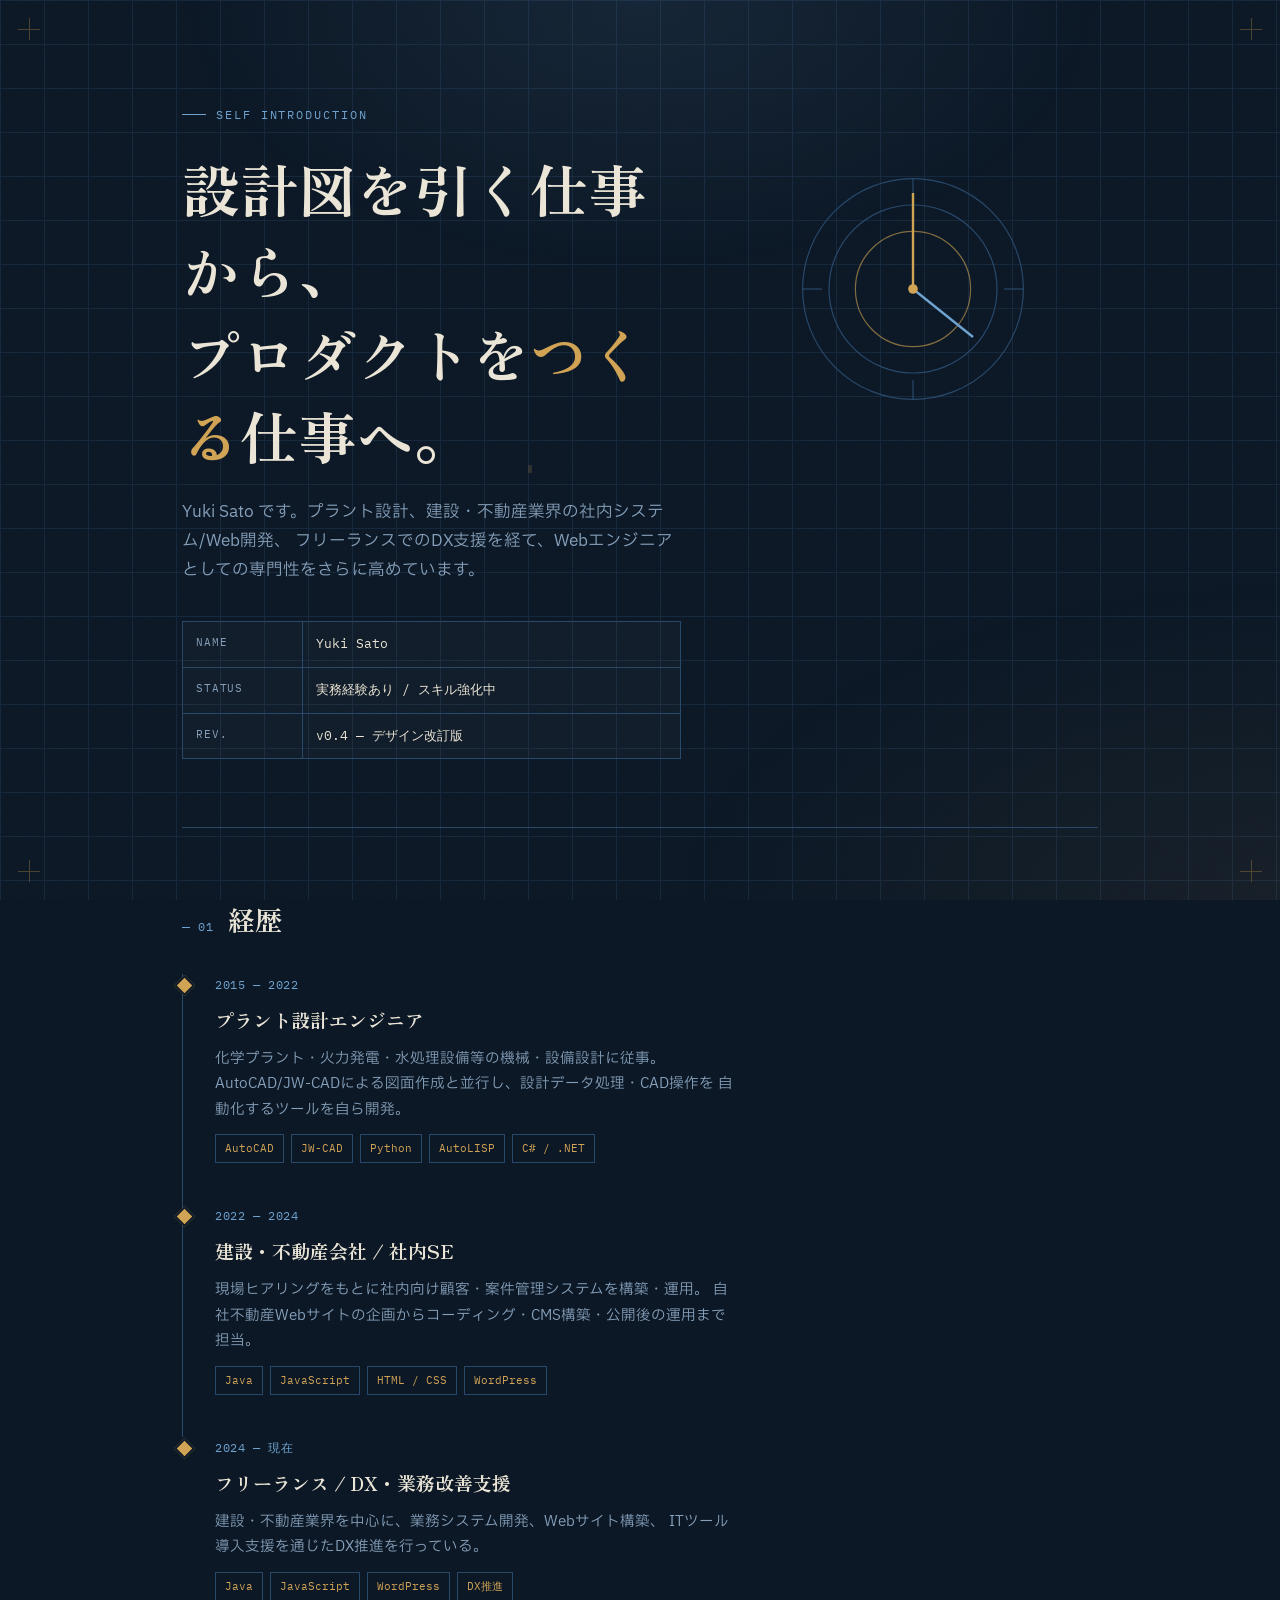
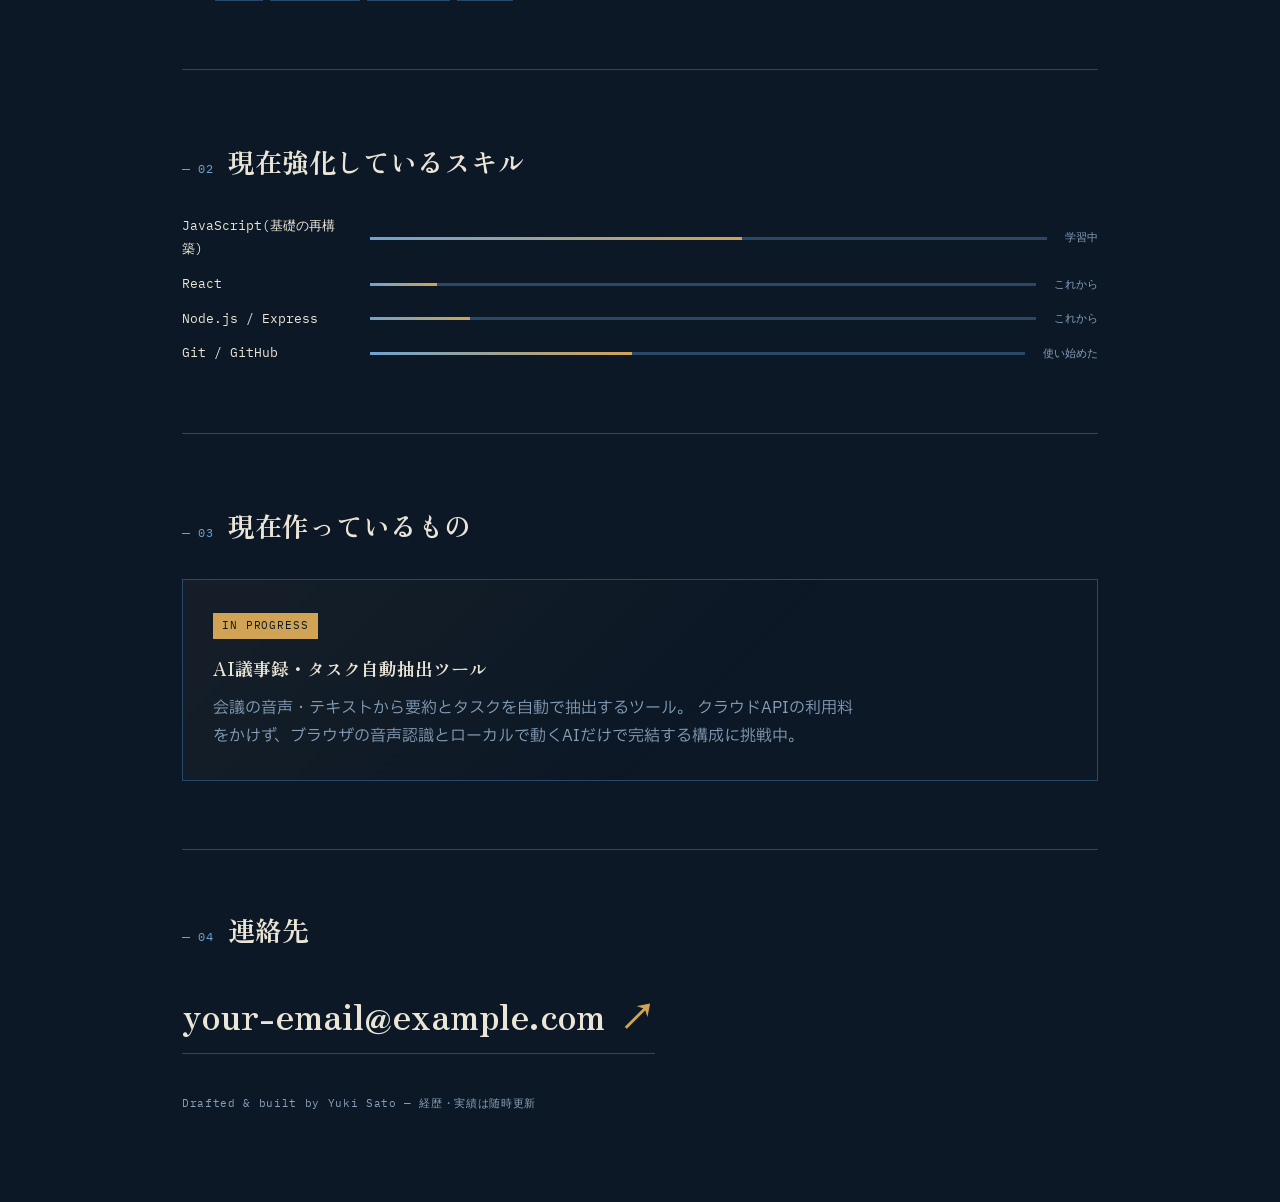
<file: index (1).html>
<!DOCTYPE html>
<html lang="ja">
<head>
<meta charset="UTF-8">
<meta name="viewport" content="width=device-width, initial-scale=1.0">
<title>Yuki Sato</title>

<link rel="preconnect" href="https://fonts.googleapis.com">
<link href="https://fonts.googleapis.com/css2?family=IBM+Plex+Mono:wght@400;500;600;700&family=IBM+Plex+Sans+JP:wght@400;500;700&family=Zen+Old+Mincho:wght@600;700&display=swap" rel="stylesheet">

<style>
  :root {
    --ink: #0c1826;
    --ink-line: #29496b;
    --ink-line-soft: #16283c;
    --blue: #6fa3cf;
    --gold: #d1a355;
    --gold-dim: #8a6f3f;
    --text-light: #eae5d6;
    --text-dim: #86a0ba;
    --mono: 'IBM Plex Mono', monospace;
    --sans: 'IBM Plex Sans JP', sans-serif;
    --serif: 'Zen Old Mincho', serif;
  }

  * { box-sizing: border-box; margin: 0; padding: 0; }
  html { scroll-behavior: smooth; }

  body {
    background: var(--ink);
    color: var(--text-light);
    font-family: var(--sans);
    line-height: 1.75;
    position: relative;
    overflow-x: hidden;
    cursor: default;
  }

  .bg-grid {
    position: fixed;
    inset: 0;
    z-index: 0;
    background-image:
      linear-gradient(var(--ink-line-soft) 1px, transparent 1px),
      linear-gradient(90deg, var(--ink-line-soft) 1px, transparent 1px);
    background-size: 44px 44px;
    will-change: transform;
  }
  .bg-vignette {
    position: fixed; inset: 0; z-index: 1; pointer-events: none;
    background: radial-gradient(ellipse 60% 50% at 50% 0%, rgba(111,163,207,0.10), transparent 60%),
                radial-gradient(ellipse 80% 60% at 100% 100%, rgba(209,163,85,0.06), transparent 60%);
  }
  .bg-noise {
    position: fixed; inset: 0; z-index: 2; pointer-events: none; opacity: 0.035; mix-blend-mode: overlay;
    background-image: url("data:image/svg+xml,%3Csvg xmlns='http://www.w3.org/2000/svg' width='120' height='120'%3E%3Cfilter id='n'%3E%3CfeTurbulence type='fractalNoise' baseFrequency='0.9' numOctaves='2' stitchTiles='stitch'/%3E%3C/filter%3E%3Crect width='100%25' height='100%25' filter='url(%23n)'/%3E%3C/svg%3E");
  }

  .glow-cursor {
    position: fixed; z-index: 3; pointer-events: none;
    width: 420px; height: 420px; border-radius: 50%;
    background: radial-gradient(circle, rgba(209,163,85,0.06), transparent 70%);
    transform: translate(-50%, -50%);
    left: -999px; top: -999px;
    transition: left 0.12s linear, top 0.12s linear;
  }
  @media (hover: none) { .glow-cursor { display: none; } }

  .register {
    position: fixed; width: 22px; height: 22px; z-index: 40; pointer-events: none; opacity: 0.5;
  }
  .register::before, .register::after { content: ''; position: absolute; background: var(--gold-dim); }
  .register::before { width: 100%; height: 1px; top: 50%; }
  .register::after { height: 100%; width: 1px; left: 50%; }
  .register.tl { top: 18px; left: 18px; }
  .register.tr { top: 18px; right: 18px; }
  .register.bl { bottom: 18px; left: 18px; }
  .register.br { bottom: 18px; right: 18px; }

  a { color: var(--gold); text-decoration: none; }
  a:focus-visible, button:focus-visible { outline: 2px solid var(--gold); outline-offset: 3px; }

  .wrap { max-width: 980px; margin: 0 auto; padding: 0 32px; position: relative; z-index: 10; }

  header {
    padding: 104px 0 68px;
    display: grid;
    grid-template-columns: 1.35fr 1fr;
    gap: 48px;
    align-items: start;
  }

  .eyebrow {
    font-family: var(--mono); font-size: 12px; letter-spacing: 0.16em; color: var(--blue);
    text-transform: uppercase; display: flex; align-items: center; gap: 10px;
    opacity: 0; animation: rise 0.7s 0.05s ease forwards;
  }
  .eyebrow::before { content: ''; width: 24px; height: 1px; background: var(--blue); }

  h1 {
    font-family: var(--serif); font-weight: 700;
    font-size: clamp(34px, 5.6vw, 58px);
    line-height: 1.42; margin: 22px 0 22px; color: var(--text-light);
    opacity: 0; animation: rise 0.8s 0.15s ease forwards;
  }
  h1 .accent { color: var(--gold); position: relative; }
  h1 .accent::after {
    content: ''; position: absolute; left: -2px; right: -2px; bottom: 4px; height: 8px;
    background: var(--gold); opacity: 0.18; z-index: -1; transform-origin: left;
    animation: draw-line 1s 0.85s cubic-bezier(.65,0,.35,1) both;
  }

  .lede {
    font-size: 16.5px; color: var(--text-dim); max-width: 52ch;
    opacity: 0; animation: rise 0.8s 0.3s ease forwards;
  }

  @keyframes rise { from { opacity: 0; transform: translateY(14px); } to { opacity: 1; transform: translateY(0); } }
  @keyframes draw-line { from { transform: scaleX(0); } to { transform: scaleX(1); } }

  .compass-wrap {
    position: relative; aspect-ratio: 1; display: flex; align-items: center; justify-content: center;
    opacity: 0; animation: rise 1s 0.4s ease forwards;
  }
  .compass { width: 100%; max-width: 240px; animation: spin 70s linear infinite; }
  .compass .needle-a { transform-origin: 100px 100px; animation: sweep-a 9s ease-in-out infinite; }
  .compass .needle-b { transform-origin: 100px 100px; animation: sweep-b 11s ease-in-out infinite; }
  @keyframes spin { to { transform: rotate(360deg); } }
  @keyframes sweep-a { 0%,100% { transform: rotate(-6deg); } 50% { transform: rotate(10deg); } }
  @keyframes sweep-b { 0%,100% { transform: rotate(4deg); } 50% { transform: rotate(-12deg); } }

  @media (prefers-reduced-motion: reduce) {
    .eyebrow, h1, .lede, .compass-wrap { animation: none !important; opacity: 1 !important; }
    .compass, .needle-a, .needle-b { animation: none !important; }
    h1 .accent::after { transform: scaleX(1); }
    * { scroll-behavior: auto !important; }
  }

  .title-block {
    margin-top: 36px; border: 1px solid var(--ink-line); background: rgba(234, 230, 218, 0.025);
    opacity: 0; animation: rise 0.8s 0.55s ease forwards;
  }
  .title-block-row { display: grid; grid-template-columns: 120px 1fr; border-bottom: 1px solid var(--ink-line); }
  .title-block-row:last-child { border-bottom: none; }
  .title-block-row .label {
    font-family: var(--mono); font-size: 10.5px; letter-spacing: 0.08em; color: var(--text-dim);
    padding: 11px 13px; border-right: 1px solid var(--ink-line); text-transform: uppercase;
  }
  .title-block-row .value { font-family: var(--mono); font-size: 13px; padding: 11px 13px; color: var(--text-light); }

  @media (max-width: 760px) {
    header { grid-template-columns: 1fr; }
    .compass-wrap { display: none; }
  }

  section {
    padding: 68px 0; border-top: 1px solid var(--ink-line);
    opacity: 0; transform: translateY(22px);
    transition: opacity 0.8s ease, transform 0.8s ease;
  }
  section.in-view { opacity: 1; transform: translateY(0); }
  @media (prefers-reduced-motion: reduce) { section { opacity: 1; transform: none; transition: none; } }

  .section-head { display: flex; align-items: baseline; gap: 14px; margin-bottom: 30px; }
  .section-num {
    font-family: var(--mono); font-size: 12px; color: var(--blue); letter-spacing: 0.1em;
    position: relative; padding-left: 16px;
  }
  .section-num::before { content: ''; position: absolute; left: 0; top: 50%; width: 8px; height: 1px; background: var(--blue); }
  h2 { font-family: var(--serif); font-weight: 700; font-size: 27px; color: var(--text-light); }

  p { color: var(--text-dim); max-width: 64ch; }
  p + p { margin-top: 14px; }

  .timeline { margin-top: 8px; }
  .t-item {
    position: relative; padding: 0 0 42px 32px; border-left: 1px solid var(--ink-line);
    opacity: 0; transform: translateX(-10px);
    transition: opacity 0.6s ease, transform 0.6s ease, border-color 0.3s ease;
  }
  section.in-view .t-item { opacity: 1; transform: translateX(0); }
  section.in-view .t-item:nth-child(1) { transition-delay: 0.05s; }
  section.in-view .t-item:nth-child(2) { transition-delay: 0.2s; }
  section.in-view .t-item:nth-child(3) { transition-delay: 0.35s; }
  .t-item:last-child { border-left: 1px solid transparent; padding-bottom: 0; }
  .t-item::before {
    content: ''; position: absolute; left: -6px; top: 4px; width: 11px; height: 11px;
    background: var(--gold); border: 2px solid var(--ink);
    transform: rotate(45deg); transition: transform 0.35s ease, box-shadow 0.35s ease;
  }
  .t-item:hover::before { transform: rotate(135deg) scale(1.25); box-shadow: 0 0 12px rgba(209,163,85,0.5); }

  .t-period { font-family: var(--mono); font-size: 12px; color: var(--blue); letter-spacing: 0.05em; }
  .t-role { font-family: var(--serif); font-weight: 700; font-size: 19px; color: var(--text-light); margin: 8px 0 10px; }
  .t-desc { color: var(--text-dim); font-size: 14.5px; max-width: 58ch; }
  .t-stack { margin-top: 12px; display: flex; flex-wrap: wrap; gap: 7px; }
  .t-stack span {
    font-family: var(--mono); font-size: 11px; color: var(--gold); border: 1px solid var(--ink-line);
    padding: 4px 9px; transition: border-color 0.25s ease, background 0.25s ease, transform 0.25s ease;
  }
  .t-item:hover .t-stack span { border-color: var(--gold-dim); background: rgba(209,163,85,0.06); }
  .t-stack span:hover { transform: translateY(-2px); }

  .legend { list-style: none; display: grid; gap: 12px; margin-top: 8px; }
  .legend li { display: grid; grid-template-columns: 170px 1fr auto; align-items: center; gap: 18px; font-family: var(--mono); font-size: 13px; }
  .legend .name { color: var(--text-light); }
  .bar { height: 3px; background: var(--ink-line); position: relative; overflow: hidden; }
  .bar span {
    position: absolute; inset: 0; background: linear-gradient(90deg, var(--blue), var(--gold));
    width: 0%; transition: width 1.2s cubic-bezier(.25,.8,.25,1);
  }
  section.in-view .bar span { width: var(--fill, 30%); }
  .legend .status { color: var(--text-dim); font-size: 11px; white-space: nowrap; }

  .project-card {
    border: 1px solid var(--ink-line); padding: 30px; margin-top: 8px; position: relative;
    background: linear-gradient(135deg, rgba(209,163,85,0.05), transparent 60%);
    transition: border-color 0.3s ease, transform 0.3s ease;
  }
  .project-card:hover { border-color: var(--gold-dim); transform: translateY(-3px); }
  .project-card .tag {
    display: inline-block; font-family: var(--mono); font-size: 11px; letter-spacing: 0.08em;
    color: var(--ink); background: var(--gold); padding: 3px 9px; text-transform: uppercase; margin-bottom: 14px;
  }
  .project-card h3 { font-family: var(--serif); font-weight: 700; font-size: 18px; color: var(--text-light); margin-bottom: 10px; }

  footer { padding: 56px 0 88px; border-top: 1px solid var(--ink-line); opacity: 1; transform: none; }
  .email-link {
    display: inline-flex; align-items: center; gap: 14px;
    font-family: var(--serif); font-weight: 700;
    font-size: clamp(24px, 4vw, 36px);
    color: var(--text-light);
    position: relative; padding-bottom: 8px;
  }
  .email-link .arrow {
    display: inline-block; transition: transform 0.3s ease; color: var(--gold);
  }
  .email-link::after {
    content: ''; position: absolute; left: 0; bottom: 0; width: 100%; height: 1px; background: var(--ink-line);
  }
  .email-link .fill {
    position: absolute; left: 0; bottom: 0; width: 0%; height: 1px; background: var(--gold);
    transition: width 0.4s ease;
  }
  .email-link:hover { text-decoration: none; }
  .email-link:hover .fill { width: 100%; }
  .email-link:hover .arrow { transform: translate(5px, -5px); }

  .stamp { margin-top: 40px; font-family: var(--mono); font-size: 11px; color: var(--text-dim); letter-spacing: 0.06em; }

  @media (max-width: 480px) {
    .title-block-row { grid-template-columns: 100px 1fr; }
    .legend li { grid-template-columns: 130px 1fr; }
    .legend .status { grid-column: 1 / -1; }
    .register { display: none; }
  }
</style>
</head>
<body>

<div class="bg-grid" id="bgGrid"></div>
<div class="bg-vignette"></div>
<div class="bg-noise"></div>
<div class="glow-cursor" id="glowCursor"></div>

<div class="register tl"></div>
<div class="register tr"></div>
<div class="register bl"></div>
<div class="register br"></div>

<div class="wrap">

  <header>
    <div>
      <div class="eyebrow">Self Introduction</div>
      <h1>設計図を引く仕事から、<br>プロダクトを<span class="accent">つくる</span>仕事へ。</h1>
      <p class="lede">
        Yuki Sato です。プラント設計、建設・不動産業界の社内システム/Web開発、
        フリーランスでのDX支援を経て、Webエンジニアとしての専門性をさらに高めています。
      </p>

      <div class="title-block">
        <div class="title-block-row"><div class="label">Name</div><div class="value">Yuki Sato</div></div>
        <div class="title-block-row"><div class="label">Status</div><div class="value">実務経験あり / スキル強化中</div></div>
        <div class="title-block-row"><div class="label">Rev.</div><div class="value">v0.4 — デザイン改訂版</div></div>
      </div>
    </div>

    <div class="compass-wrap">
      <svg class="compass" viewBox="0 0 200 200" xmlns="http://www.w3.org/2000/svg">
        <circle cx="100" cy="100" r="92" fill="none" stroke="#29496b" stroke-width="1"/>
        <circle cx="100" cy="100" r="70" fill="none" stroke="#29496b" stroke-width="1"/>
        <circle cx="100" cy="100" r="48" fill="none" stroke="#d1a355" stroke-width="1" opacity="0.6"/>
        <g stroke="#29496b" stroke-width="1">
          <line x1="100" y1="8" x2="100" y2="24"/>
          <line x1="100" y1="176" x2="100" y2="192"/>
          <line x1="8" y1="100" x2="24" y2="100"/>
          <line x1="176" y1="100" x2="192" y2="100"/>
        </g>
        <line class="needle-a" x1="100" y1="100" x2="100" y2="20" stroke="#d1a355" stroke-width="2"/>
        <line class="needle-b" x1="100" y1="100" x2="150" y2="140" stroke="#6fa3cf" stroke-width="2"/>
        <circle cx="100" cy="100" r="4" fill="#d1a355"/>
      </svg>
    </div>
  </header>

  <section>
    <div class="section-head"><span class="section-num">01</span><h2>経歴</h2></div>
    <div class="timeline">

      <div class="t-item">
        <div class="t-period">2015 — 2022</div>
        <div class="t-role">プラント設計エンジニア</div>
        <div class="t-desc">
          化学プラント・火力発電・水処理設備等の機械・設備設計に従事。
          AutoCAD/JW-CADによる図面作成と並行し、設計データ処理・CAD操作を
          自動化するツールを自ら開発。
        </div>
        <div class="t-stack"><span>AutoCAD</span><span>JW-CAD</span><span>Python</span><span>AutoLISP</span><span>C# / .NET</span></div>
      </div>

      <div class="t-item">
        <div class="t-period">2022 — 2024</div>
        <div class="t-role">建設・不動産会社 / 社内SE</div>
        <div class="t-desc">
          現場ヒアリングをもとに社内向け顧客・案件管理システムを構築・運用。
          自社不動産Webサイトの企画からコーディング・CMS構築・公開後の運用まで担当。
        </div>
        <div class="t-stack"><span>Java</span><span>JavaScript</span><span>HTML / CSS</span><span>WordPress</span></div>
      </div>

      <div class="t-item">
        <div class="t-period">2024 — 現在</div>
        <div class="t-role">フリーランス / DX・業務改善支援</div>
        <div class="t-desc">
          建設・不動産業界を中心に、業務システム開発、Webサイト構築、
          ITツール導入支援を通じたDX推進を行っている。
        </div>
        <div class="t-stack"><span>Java</span><span>JavaScript</span><span>WordPress</span><span>DX推進</span></div>
      </div>

    </div>
  </section>

  <section>
    <div class="section-head"><span class="section-num">02</span><h2>現在強化しているスキル</h2></div>
    <ul class="legend">
      <li><span class="name">JavaScript(基礎の再構築)</span><span class="bar"><span style="--fill: 55%;"></span></span><span class="status">学習中</span></li>
      <li><span class="name">React</span><span class="bar"><span style="--fill: 10%;"></span></span><span class="status">これから</span></li>
      <li><span class="name">Node.js / Express</span><span class="bar"><span style="--fill: 15%;"></span></span><span class="status">これから</span></li>
      <li><span class="name">Git / GitHub</span><span class="bar"><span style="--fill: 40%;"></span></span><span class="status">使い始めた</span></li>
    </ul>
  </section>

  <section>
    <div class="section-head"><span class="section-num">03</span><h2>現在作っているもの</h2></div>
    <div class="project-card">
      <span class="tag">In Progress</span>
      <h3>AI議事録・タスク自動抽出ツール</h3>
      <p>
        会議の音声・テキストから要約とタスクを自動で抽出するツール。
        クラウドAPIの利用料をかけず、ブラウザの音声認識とローカルで動くAIだけで完結する構成に挑戦中。
      </p>
    </div>
  </section>

  <footer>
    <div class="section-head"><span class="section-num">04</span><h2>連絡先</h2></div>
    <a class="email-link" href="mailto:your-email@example.com">
      your-email@example.com <span class="arrow">↗</span>
      <span class="fill"></span>
    </a>
    <p class="stamp">Drafted &amp; built by Yuki Sato — 経歴・実績は随時更新</p>
  </footer>

</div>

<script>
  const sections = document.querySelectorAll('section');
  if ('IntersectionObserver' in window) {
    const io = new IntersectionObserver((entries) => {
      entries.forEach(e => {
        if (e.isIntersecting) {
          e.target.classList.add('in-view');
          io.unobserve(e.target);
        }
      });
    }, { threshold: 0.2 });
    sections.forEach(s => io.observe(s));
  } else {
    sections.forEach(s => s.classList.add('in-view'));
  }

  const prefersReduced = window.matchMedia('(prefers-reduced-motion: reduce)').matches;
  if (!prefersReduced && window.matchMedia('(hover: hover)').matches) {
    const glow = document.getElementById('glowCursor');
    const grid = document.getElementById('bgGrid');
    window.addEventListener('mousemove', (e) => {
      glow.style.left = e.clientX + 'px';
      glow.style.top = e.clientY + 'px';
      const dx = (e.clientX / window.innerWidth - 0.5) * 10;
      const dy = (e.clientY / window.innerHeight - 0.5) * 10;
      grid.style.transform = `translate(${dx}px, ${dy}px)`;
    });
  }
</script>

</body>
</html>
</file>
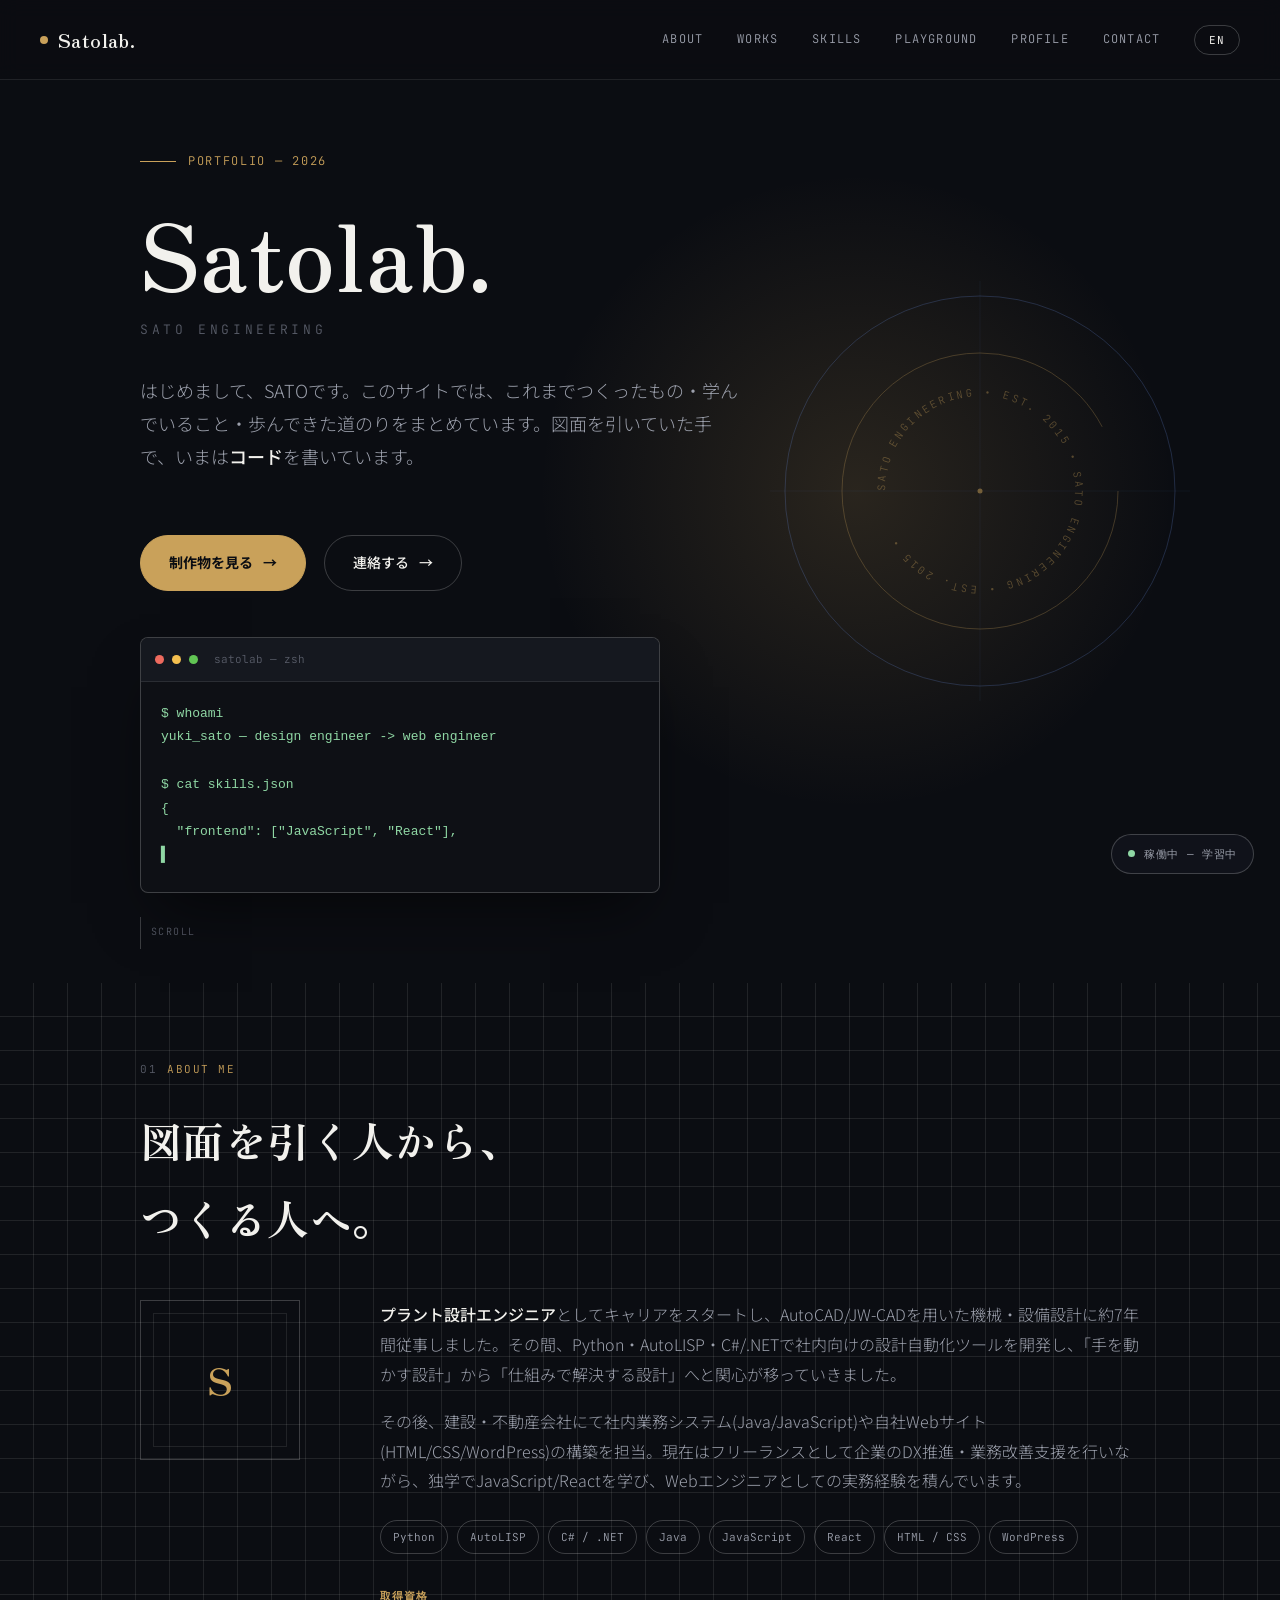
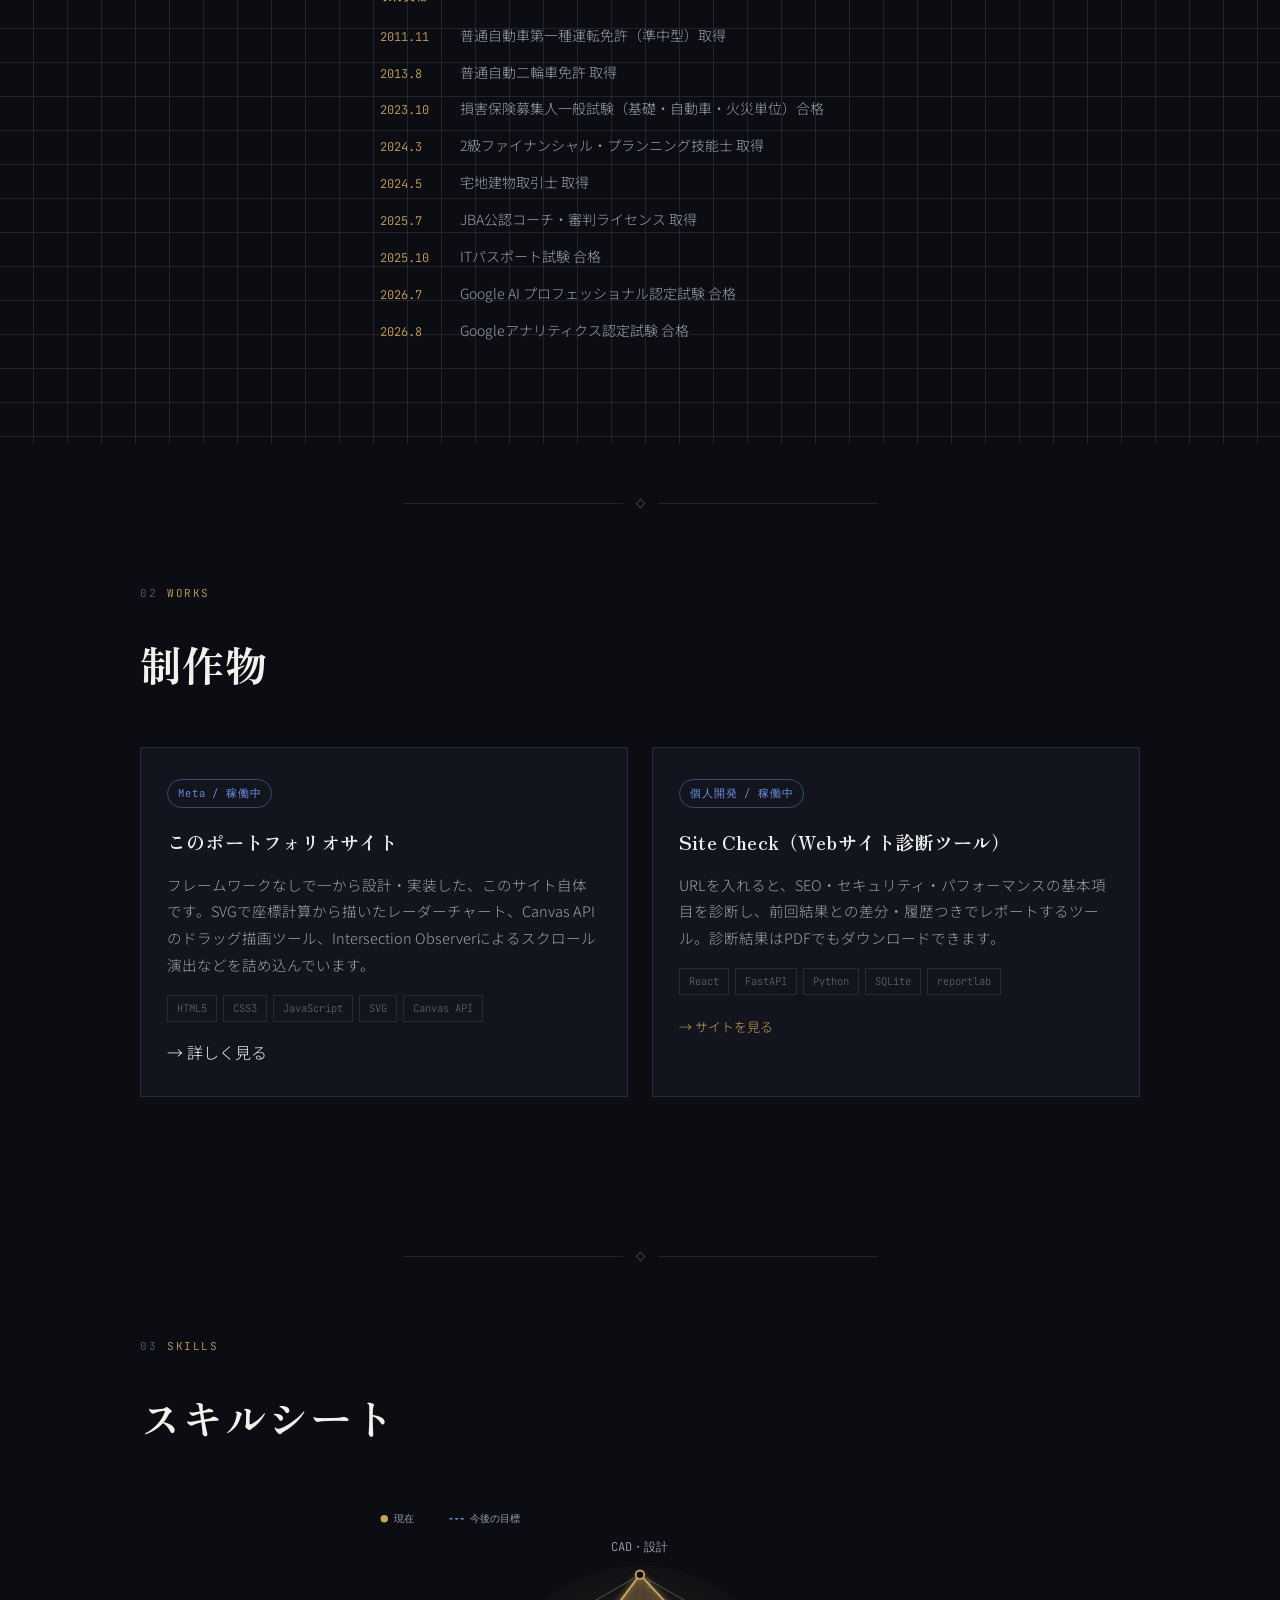
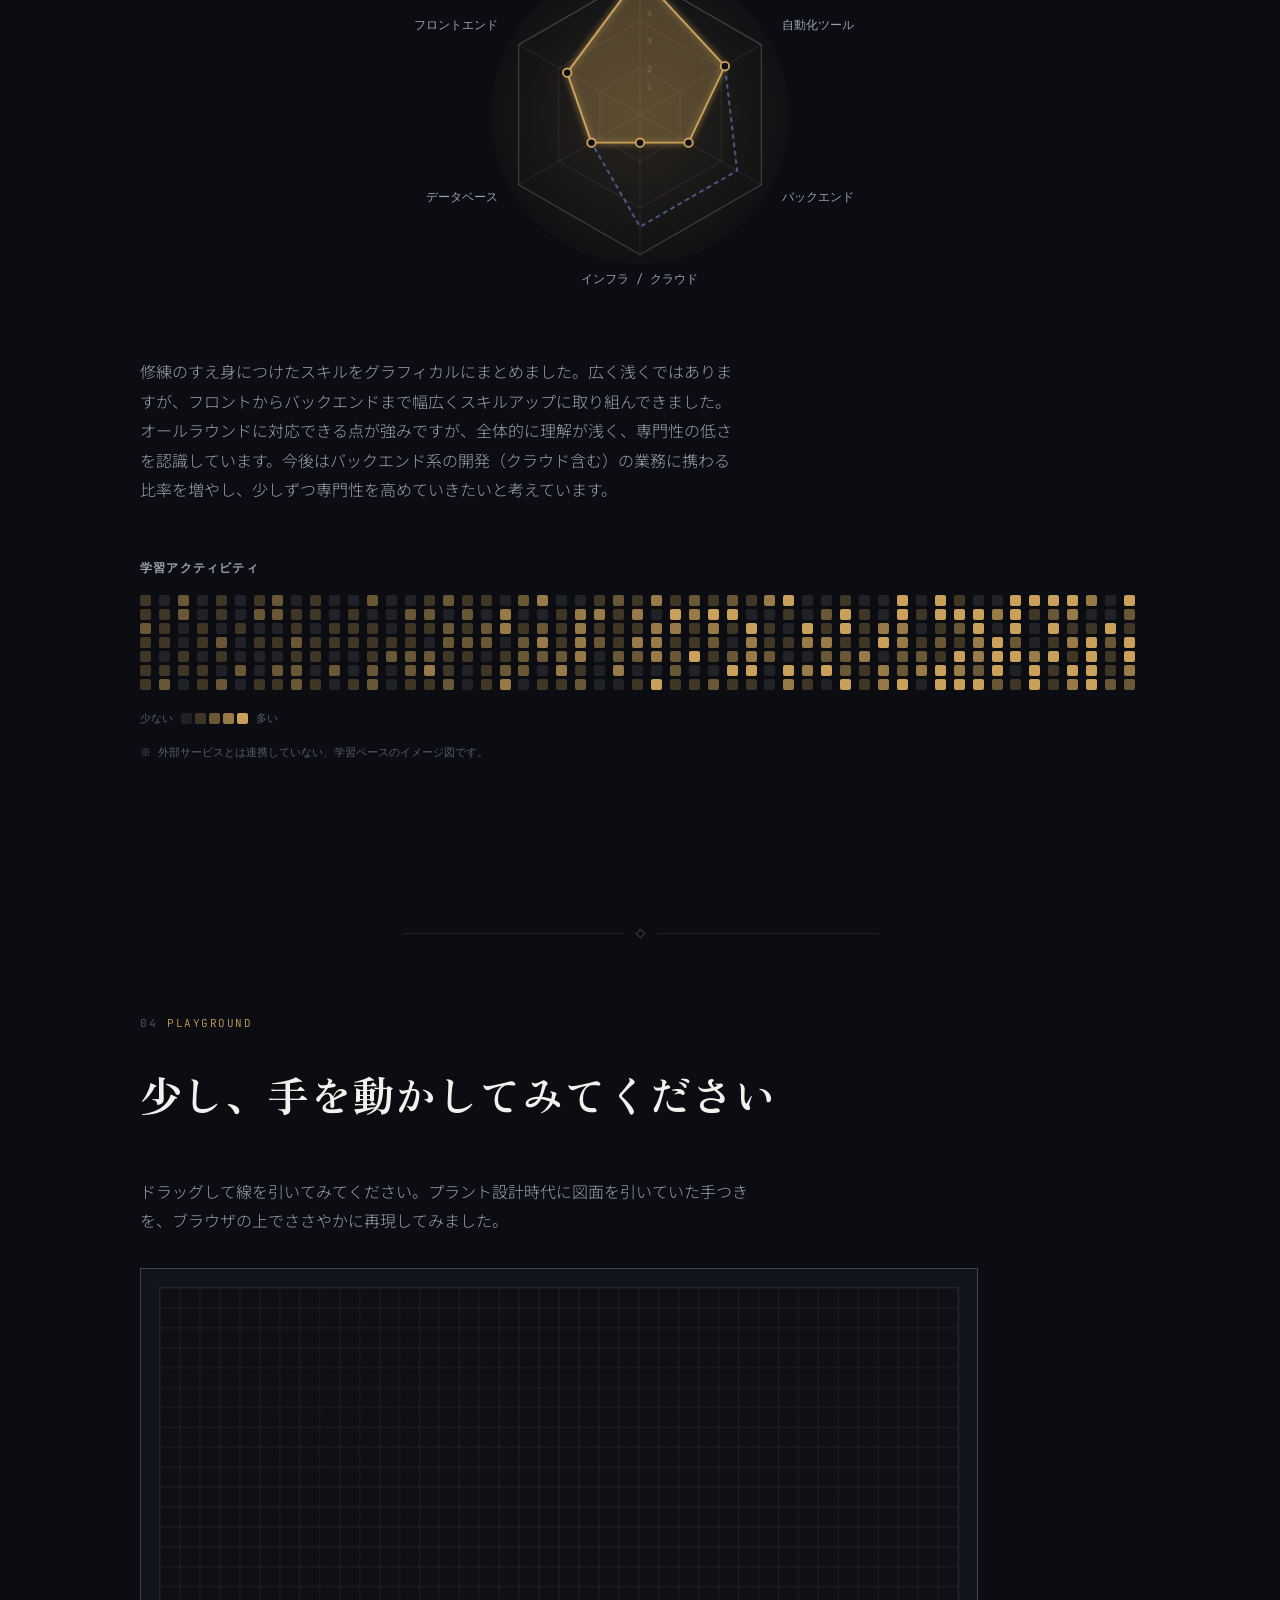
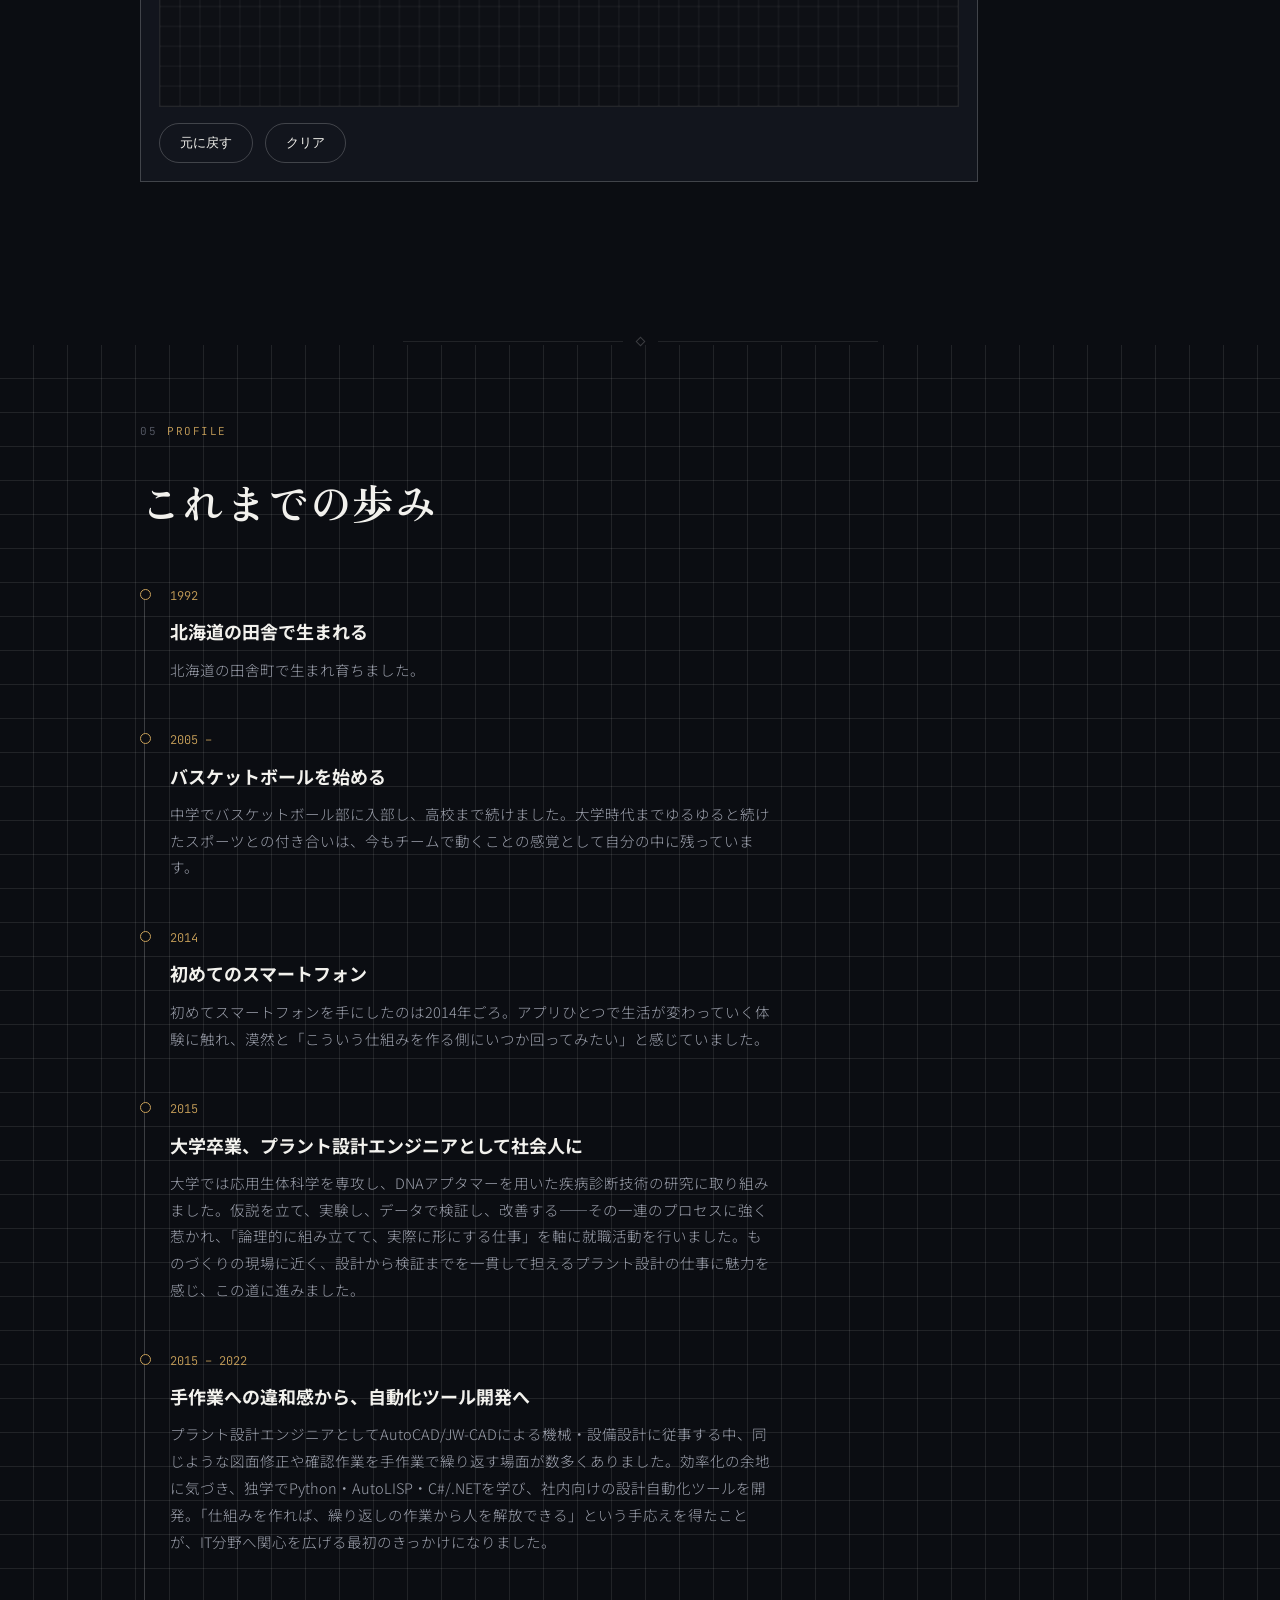
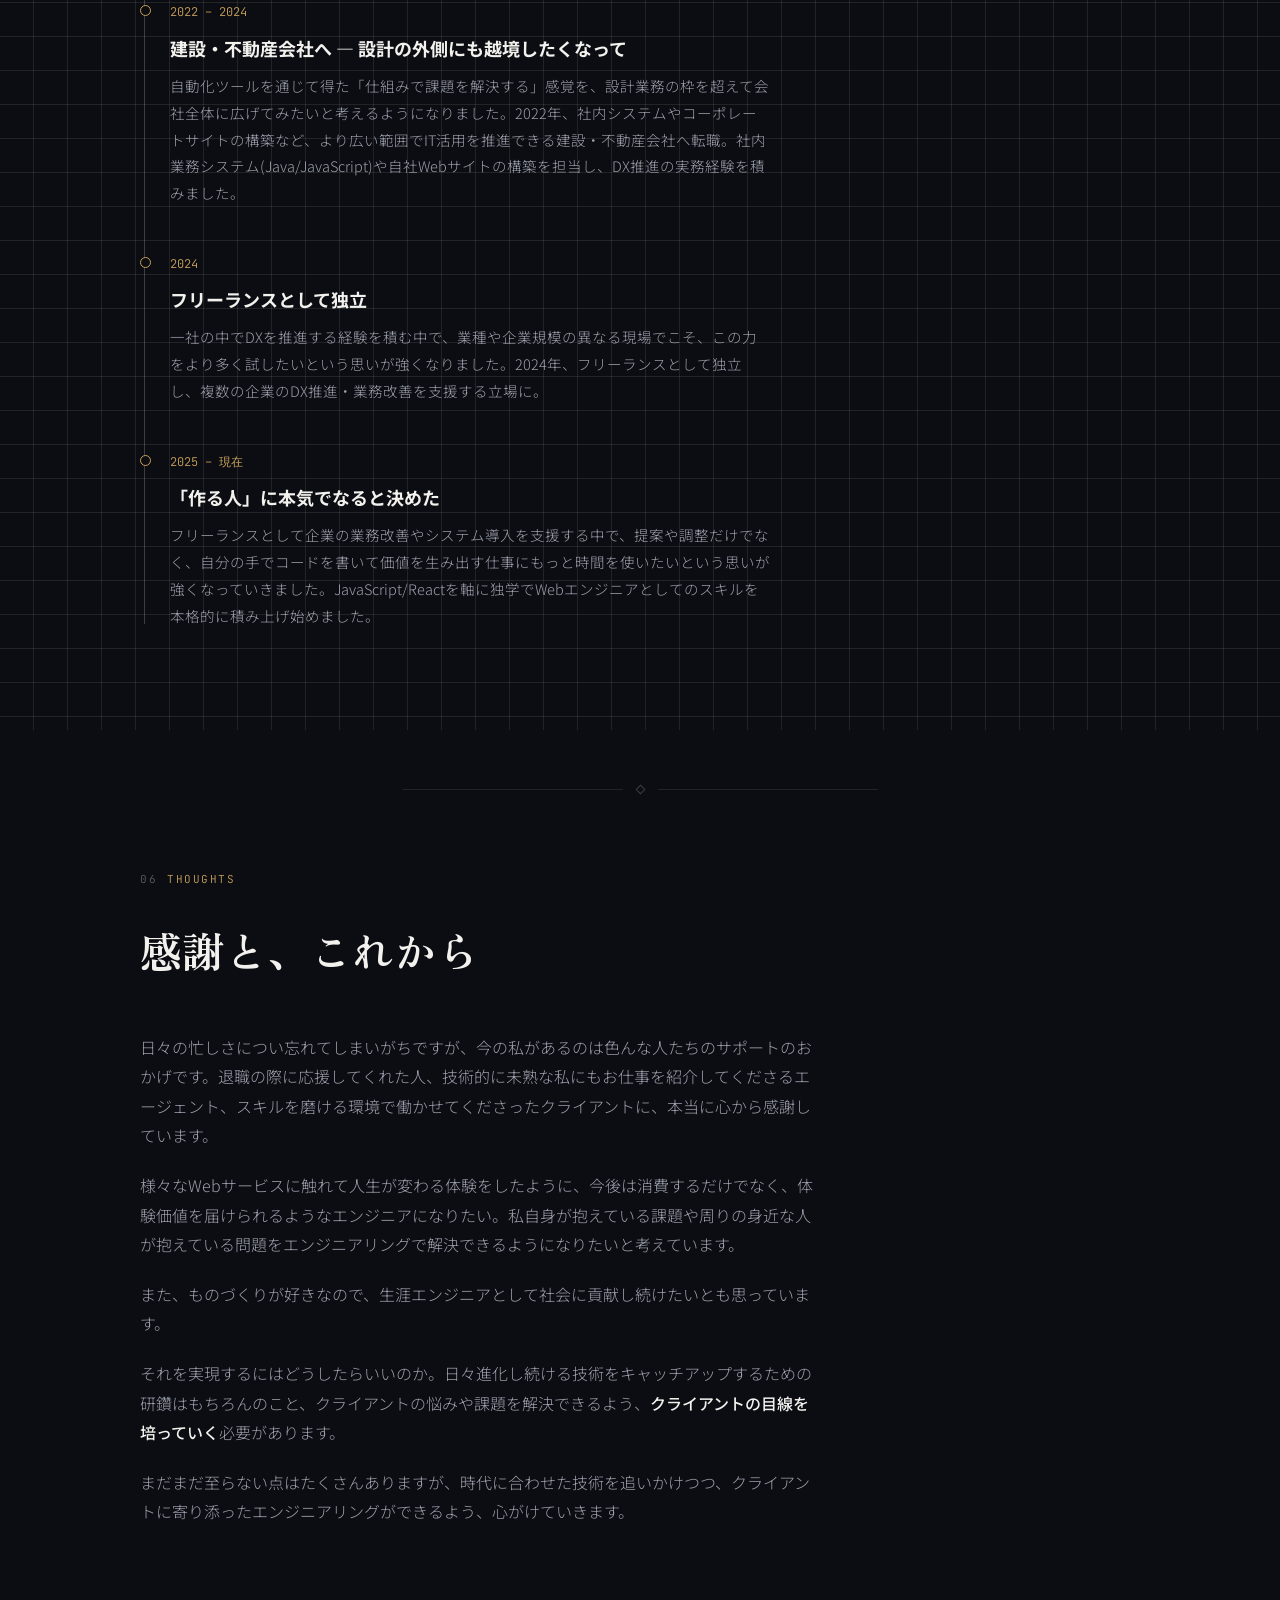
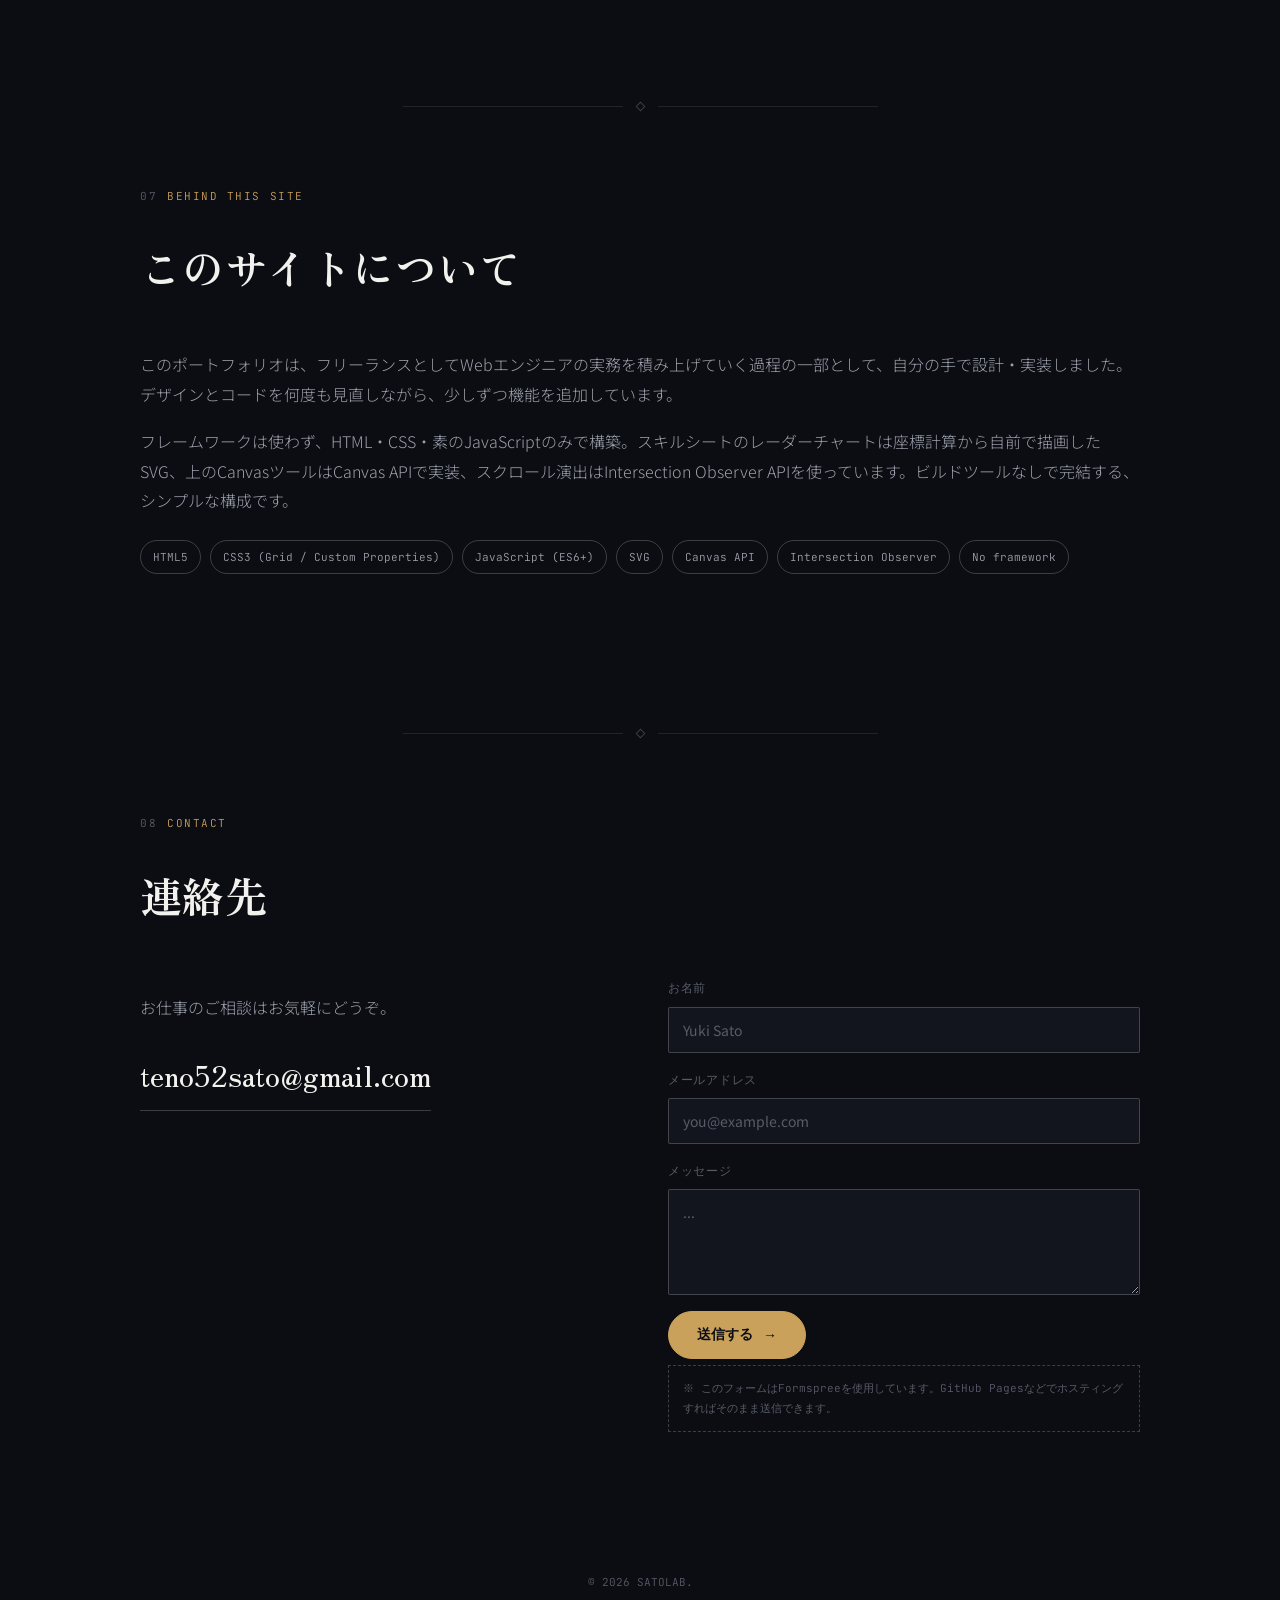
<file: portfolio_cool.html>
<!DOCTYPE html>
<html lang="ja">
<head>
<meta charset="UTF-8">
<meta name="viewport" content="width=device-width, initial-scale=1.0">
<title>Satolab. | SATO Engineering</title>
<link rel="preconnect" href="https://fonts.googleapis.com">
<link rel="preconnect" href="https://fonts.gstatic.com" crossorigin>
<link href="https://fonts.googleapis.com/css2?family=Zen+Old+Mincho:wght@500;700;900&family=Noto+Sans+JP:wght@300;400;500;700&family=JetBrains+Mono:wght@400;500;700&display=swap" rel="stylesheet">
<style>
  :root{
    --bg:#0B0D12;
    --panel:#12151D;
    --panel-2:#171B26;
    --ink:#F2F1ED;
    --ink-muted:#9CA0AC;
    --ink-faint:#585C68;
    --line: rgba(255,255,255,0.09);
    --line-strong: rgba(255,255,255,0.20);
    --accent:#C9A15A;
    --accent-soft: rgba(201,161,90,0.14);
    --steel:#6E93E8;
    --term-green:#8FD7A4;
    --radius:3px;
    --maxw:1080px;
  }
  *{box-sizing:border-box;}
  html{scroll-behavior:smooth;}
  body{
    margin:0; background:var(--bg); color:var(--ink);
    font-family:'Noto Sans JP',sans-serif; font-weight:300;
    line-height:1.85; -webkit-font-smoothing:antialiased;
  }
  body.lang-en .ja{display:none;}
  body.lang-en .en{display:inline;}
  body:not(.lang-en) .en{display:none;}

  ::selection{ background:var(--accent); color:#0B0D12; }

  h1,h2,h3,.display{
    font-family:'Zen Old Mincho',serif; font-weight:700; margin:0; letter-spacing:0.01em;
  }
  .mono{ font-family:'JetBrains Mono',monospace; }

  a{ color:inherit; }

  .reveal{ opacity:0; transform:translateY(26px); transition:opacity .8s ease, transform .8s ease; }
  .reveal.show{ opacity:1; transform:translateY(0); }
  @media (prefers-reduced-motion: reduce){ .reveal{ opacity:1; transform:none; transition:none; } }

  /* nav */
  nav{
    position:fixed; top:0; left:0; right:0; z-index:60;
    display:flex; align-items:center; justify-content:space-between;
    padding:22px 40px;
    background: rgba(11,13,18,0.82); backdrop-filter: blur(10px);
    border-bottom:1px solid var(--line);
  }
  .progress-line{
    position:fixed; top:0; left:0; height:2px; background:linear-gradient(90deg, var(--accent), var(--steel));
    z-index:70; width:0%; transition: width .1s linear;
  }
  .brand{
    font-family:'Zen Old Mincho',serif; font-weight:700; font-size:19px; letter-spacing:0.02em;
    display:flex; align-items:center; gap:10px;
  }
  .brand .mark{ width:8px; height:8px; border-radius:50%; background:var(--accent); display:inline-block; }
  .nav-links{ display:flex; gap:34px; align-items:center; }
  .nav-links a{
    text-decoration:none; color:var(--ink-muted); font-size:12px;
    font-family:'JetBrains Mono',monospace; letter-spacing:0.1em; text-transform:uppercase;
    transition: color .25s ease;
  }
  .nav-links a:hover{ color:var(--accent); }
  #langToggle{
    background:transparent; border:1px solid var(--line-strong); color:var(--ink);
    font-family:'JetBrains Mono',monospace; font-size:11px; letter-spacing:0.08em;
    padding:7px 14px; cursor:pointer; border-radius:999px; transition:all .25s ease;
  }
  #langToggle:hover{ border-color:var(--accent); color:var(--accent); }
  #langToggle:focus-visible, a:focus-visible, button:focus-visible{ outline:2px solid var(--steel); outline-offset:2px; }
  @media (max-width:760px){ .nav-links a:not(.lang-btn-wrap){display:none;} }

  /* hero */
  .hero{
    position:relative; min-height:100vh;
    display:flex; flex-direction:column; justify-content:center;
    padding:150px 40px 90px; max-width:var(--maxw); margin:0 auto;
    overflow:visible;
  }
  .glow{
    position:absolute; width:640px; height:640px; border-radius:50%;
    background: radial-gradient(circle, rgba(201,161,90,0.16), transparent 70%);
    top:50%; left:70%; transform:translate(-50%,-50%);
    pointer-events:none; z-index:0; transition: left .6s ease, top .6s ease;
  }
  .hero-eyebrow{
    font-family:'JetBrains Mono',monospace; font-size:12px; letter-spacing:0.14em; color:var(--accent);
    display:flex; align-items:center; gap:12px; margin-bottom:30px; position:relative; z-index:1;
  }
  .hero-eyebrow .rule{ width:36px; height:1px; background:var(--accent); }
  .hero h1{
    font-size:clamp(46px, 8vw, 92px); line-height:1.08; position:relative; z-index:1;
  }
  .hero .sub-brand{
    font-family:'JetBrains Mono',monospace; font-size:13px; letter-spacing:0.28em; color:var(--ink-faint);
    margin-top:16px; position:relative; z-index:1;
  }
  .hero-sub{
    margin-top:32px; max-width:600px; font-size:18px; color:var(--ink-muted);
    position:relative; z-index:1;
  }
  .hero-sub strong{ color:var(--ink); font-weight:500; }
  .hero-ctas{ display:flex; gap:18px; margin-top:44px; flex-wrap:wrap; position:relative; z-index:1; }
  .btn{
    display:inline-flex; align-items:center; gap:10px;
    padding:14px 28px; border-radius:999px; border:1px solid var(--line-strong);
    font-size:14px; font-weight:500; text-decoration:none; cursor:pointer;
    background:transparent; color:var(--ink);
    transition: border-color .25s ease, transform .25s ease, background .25s ease;
  }
  .btn:hover{ border-color:var(--accent); transform:translateY(-2px); }
  .btn.primary{ background:var(--accent); color:#0B0D12; border-color:var(--accent); font-weight:700; }
  .btn.primary:hover{ background:#dab46c; }
  .btn .arrow{ transition: transform .25s ease; }
  .btn:hover .arrow{ transform:translateX(4px); }

  .compass-wrap{
    position:absolute; right:-40px; top:50%; transform:translateY(-50%);
    width:480px; height:480px; opacity:0.5; z-index:0;
  }
  @media (max-width:920px){ .compass-wrap{ display:none; } }
  .compass-wrap svg{ width:100%; height:100%; }

  /* terminal */
  .terminal{
    margin-top:46px; max-width:520px; position:relative; z-index:1;
    background:#0E1015; border:1px solid var(--line-strong); border-radius:8px;
    box-shadow: 0 30px 60px -20px rgba(0,0,0,0.6);
    overflow:hidden;
  }
  .terminal-bar{
    display:flex; align-items:center; gap:8px; padding:11px 14px;
    background:#15181F; border-bottom:1px solid var(--line);
  }
  .terminal-bar .dot{ width:9px; height:9px; border-radius:50%; display:inline-block; }
  .terminal-bar .dot.r{ background:#ED6A5E; } .terminal-bar .dot.y{ background:#F4BF4F; } .terminal-bar .dot.g{ background:#61C554; }
  .term-title{ margin-left:8px; font-family:'JetBrains Mono',monospace; font-size:11px; color:var(--ink-faint); }
  .terminal-body{
    margin:0; padding:20px 20px 24px; font-family:'JetBrains Mono',monospace;
    font-size:13px; line-height:1.75; color:var(--term-green);
    white-space:pre-wrap; word-break:break-word; min-height:210px;
  }
  .cursor-blink{ animation: blink 1s step-end infinite; color:var(--term-green); }
  @keyframes blink{ 50%{ opacity:0; } }
  @media (prefers-reduced-motion: reduce){ .cursor-blink{ animation:none; } }
  @media (max-width:600px){ .terminal{ max-width:100%; } .terminal-body{ font-size:12px; } }
  .draw{ stroke-dasharray:1300; stroke-dashoffset:1300; animation: draw 2.4s ease-out forwards; }
  .draw2{ stroke-dasharray:800; stroke-dashoffset:800; animation: draw 2s ease-out .35s forwards; }
  @keyframes draw{ to{ stroke-dashoffset:0; } }
  @media (prefers-reduced-motion: reduce){ .draw, .draw2{ animation:none; stroke-dashoffset:0; } }

  .scroll-cue{
    position:absolute; bottom:34px; left:40px;
    display:flex; align-items:center; gap:10px; color:var(--ink-faint);
    font-family:'JetBrains Mono',monospace; font-size:10px; letter-spacing:0.14em;
  }
  .scroll-cue .line{ width:1px; height:32px; background:var(--line-strong); position:relative; overflow:hidden; }
  .scroll-cue .line::after{
    content:""; position:absolute; top:-100%; left:0; width:100%; height:100%; background:var(--accent);
    animation: slide 2s ease-in-out infinite;
  }
  @keyframes slide{ 0%{top:-100%;} 60%{top:100%;} 100%{top:100%;} }
  .orbit-text{ animation: orbit 40s linear infinite; transform-origin:240px 240px; }
  @keyframes orbit{ from{ transform:rotate(0deg); } to{ transform:rotate(360deg); } }
  @media (prefers-reduced-motion: reduce){ .orbit-text{ animation:none; } }

  /* section divider ornament */
  .divider{
    display:flex; align-items:center; justify-content:center; gap:14px;
    padding:56px 0 0; max-width:var(--maxw); margin:0 auto;
  }
  .divider .seg{ height:1px; flex:1; background:var(--line); max-width:220px; }
  .divider .diamond{ width:7px; height:7px; border:1px solid var(--line-strong); transform:rotate(45deg); }

  /* fine grid texture */
  .texture{
    background-image:
      linear-gradient(var(--line) 1px, transparent 1px),
      linear-gradient(90deg, var(--line) 1px, transparent 1px);
    background-size: 34px 34px;
    background-position: -1px -1px;
  }

  /* sections */
  section{ padding-top:0; }
  .sheet{ max-width:var(--maxw); margin:0 auto; padding:76px 40px 100px; }
  .eyebrow{
    font-family:'JetBrains Mono',monospace; font-size:11px; letter-spacing:0.14em; color:var(--accent);
    display:flex; align-items:center; gap:10px; margin-bottom:22px; text-transform:uppercase;
  }
  .eyebrow .n{ color:var(--ink-faint); }
  .sec-title{ font-size:clamp(28px,4vw,42px); margin-bottom:44px; }

  /* about */
  .about-grid{ display:grid; grid-template-columns:180px 1fr; gap:60px; align-items:start; }
  @media (max-width:680px){ .about-grid{grid-template-columns:1fr;} }
  .monogram{
    width:160px; height:160px; border:1px solid var(--line-strong);
    display:flex; align-items:center; justify-content:center;
    font-family:'Zen Old Mincho',serif; font-weight:700; font-size:38px; color:var(--accent);
    position:relative;
  }
  .monogram::before{ content:""; position:absolute; inset:12px; border:1px solid var(--line); }
  .about-text p{ color:var(--ink-muted); margin:0 0 18px; font-size:16px; }
  .about-text strong{ color:var(--ink); font-weight:500; }
  .tag-row{ display:flex; flex-wrap:wrap; gap:9px; margin-top:24px; }
  .quals-list{ list-style:none; margin:16px 0 0; padding:0; display:flex; flex-direction:column; gap:11px; }
  .quals-list li{ display:flex; gap:18px; align-items:baseline; font-size:14px; }
  .quals-list .date{ flex:0 0 62px; color:var(--accent); font-size:12px; }
  .quals-list .label{ color:var(--ink-muted); }
  .tag{
    font-family:'JetBrains Mono',monospace; font-size:11px; color:var(--ink-muted);
    border:1px solid var(--line-strong); padding:6px 12px; border-radius:999px;
  }

  /* works */
  .works-grid{ display:grid; grid-template-columns:repeat(auto-fit,minmax(280px,1fr)); gap:24px; }
  .work-card{
    background:var(--panel); border:1px solid var(--line); padding:28px 26px;
    transition: border-color .3s ease, transform .15s ease;
    will-change: transform;
  }
  .work-card:hover{ border-color:var(--accent); transform:translateY(-4px); }
  .work-card .badge{
    font-family:'JetBrains Mono',monospace; font-size:10.5px; letter-spacing:0.08em; color:var(--steel);
    border:1px solid rgba(110,147,232,0.4); padding:4px 10px; border-radius:999px; display:inline-block; margin-bottom:16px;
  }
  .work-card h3{ font-size:19px; margin-bottom:12px; font-weight:700; }
  .work-card p{ color:var(--ink-muted); font-size:14.5px; margin:0 0 16px; }
  .work-card .stack{ display:flex; flex-wrap:wrap; gap:6px; margin-bottom:16px; }
  .work-card .stack span{
    font-family:'JetBrains Mono',monospace; font-size:10.5px; color:var(--ink-faint);
    border:1px solid var(--line); padding:3px 9px;
  }
  .work-card .links a{ font-size:13px; color:var(--accent); text-decoration:none; }
  .placeholder-card{ border-style:dashed; opacity:0.55; min-height:180px; display:flex; flex-direction:column; justify-content:center; }
  .placeholder-card:hover{ transform:none; border-color:var(--line-strong); }
  .placeholder-card .badge{ color:var(--ink-faint); border-color:var(--line-strong); }

  /* radar */
  .radar-wrap{ display:flex; justify-content:center; margin-bottom:28px; }
  .radar-chart{ width:100%; max-width:560px; height:auto; }
  .radar-ring{ fill:none; stroke:var(--line); stroke-width:1; }
  .radar-ring-outer{ stroke:var(--line-strong); stroke-width:1.2; }
  .radar-axis{ stroke:var(--line); stroke-width:1; }
  .radar-data{
    fill:var(--accent); fill-opacity:0.18; stroke:var(--accent); stroke-width:2; stroke-linejoin:round;
    stroke-dasharray:760; stroke-dashoffset:760; animation: drawRadar 1.6s ease-out .3s forwards;
  }
  .radar-target{
    fill:none; stroke:var(--steel); stroke-width:1.4; stroke-dasharray:5 4; stroke-linejoin:round;
    opacity:0; animation: fadeInTarget 1s ease-out 1.4s forwards;
  }
  @keyframes fadeInTarget{ to{ opacity:0.85; } }
  @keyframes drawRadar{ to{ stroke-dashoffset:0; } }
  .radar-dot{ fill:var(--bg); stroke:var(--accent); stroke-width:2; }
  .radar-label{ font-family:'JetBrains Mono',monospace; font-size:13px; fill:var(--ink-muted); }
  .tick{ font-family:'JetBrains Mono',monospace; font-size:9px; fill:var(--ink-faint); }
  .legend{ font-family:'JetBrains Mono',monospace; font-size:11px; fill:var(--ink-muted); }
  @media (prefers-reduced-motion: reduce){ .radar-data, .radar-target{ animation:none; stroke-dashoffset:0; opacity:0.85; } }

  /* timeline */
  .timeline{ position:relative; padding-left:30px; }
  .timeline::before{ content:""; position:absolute; left:4px; top:6px; bottom:6px; width:1px; background:var(--line-strong); }
  .t-item{ position:relative; padding-bottom:46px; }
  .t-item:last-child{ padding-bottom:0; }
  .t-item::before{
    content:""; position:absolute; left:-30px; top:4px; width:9px; height:9px; border-radius:50%;
    background:var(--bg); border:1.5px solid var(--accent);
  }
  .t-item .yr{ font-family:'JetBrains Mono',monospace; font-size:12px; color:var(--accent); margin-bottom:8px; }
  .t-item h4{ font-size:18px; margin:0 0 8px; font-weight:700; }
  .t-item p{ color:var(--ink-muted); font-size:14.5px; margin:0; max-width:600px; }

  /* activity heatmap */
  .activity-block{ margin-top:52px; }
  .activity-title{
    font-family:'JetBrains Mono',monospace; font-size:12px; letter-spacing:0.1em; color:var(--ink-muted);
    text-transform:uppercase; margin-bottom:16px; font-weight:700;
  }
  .heatmap{
    display:grid; grid-auto-flow:column; grid-template-rows:repeat(7,11px);
    gap:3px; overflow-x:auto; padding-bottom:8px; max-width:100%;
  }
  .heatmap .cell{ width:11px; height:11px; border-radius:2px; background:var(--line); }
  .heatmap .cell[data-l="1"]{ background:rgba(201,161,90,0.28); }
  .heatmap .cell[data-l="2"]{ background:rgba(201,161,90,0.5); }
  .heatmap .cell[data-l="3"]{ background:rgba(201,161,90,0.74); }
  .heatmap .cell[data-l="4"]{ background:var(--accent); }
  .heatmap-legend{ display:flex; align-items:center; gap:8px; margin-top:10px; font-size:11px; color:var(--ink-faint); }
  .hm-scale{ display:flex; gap:3px; }
  .hm-scale i{ width:11px; height:11px; border-radius:2px; background:var(--line); display:block; }
  .hm-scale i[data-l="1"]{ background:rgba(201,161,90,0.28); }
  .hm-scale i[data-l="2"]{ background:rgba(201,161,90,0.5); }
  .hm-scale i[data-l="3"]{ background:rgba(201,161,90,0.74); }
  .hm-scale i[data-l="4"]{ background:var(--accent); }
  .activity-note{ margin-top:14px; font-size:11px; color:var(--ink-faint); }

  /* playground canvas */
  .canvas-wrap{
    background:var(--panel); border:1px solid var(--line-strong);
    padding:18px; display:inline-block; max-width:100%;
  }
  #blueprintCanvas{
    display:block; width:100%; max-width:800px; height:auto; aspect-ratio:800/420;
    background:#0E1015; border:1px solid var(--line); touch-action:none; cursor:crosshair;
  }
  .canvas-controls{ display:flex; gap:12px; margin-top:16px; }
  .canvas-controls .btn{ padding:10px 20px; font-size:13px; }

  /* thoughts */
  .thoughts-text p{ color:var(--ink-muted); font-size:16px; margin:0 0 20px; max-width:680px; }
  .thoughts-text p strong{ color:var(--ink); font-weight:500; }

  /* contact */
  .contact-inner{ display:flex; flex-wrap:wrap; justify-content:space-between; gap:56px; }
  .contact-left{ flex:1; min-width:260px; }
  .contact-left a.mail{
    font-family:'Zen Old Mincho',serif; font-size:clamp(22px,3vw,30px); color:var(--ink);
    text-decoration:none; border-bottom:1px solid var(--line-strong); padding-bottom:8px; display:inline-block;
    transition: color .25s ease, border-color .25s ease;
  }
  .contact-left a.mail:hover{ color:var(--accent); border-color:var(--accent); }
  .contact-form{ flex:1; min-width:280px; }
  .contact-form form{ display:flex; flex-direction:column; gap:16px; }
  .contact-form label{ display:flex; flex-direction:column; gap:7px; font-size:12px; color:var(--ink-faint); font-family:'JetBrains Mono',monospace; letter-spacing:0.06em; }
  .contact-form input, .contact-form textarea{
    font-family:'Noto Sans JP',sans-serif; font-size:14px; border:1px solid var(--line-strong);
    background:var(--panel); color:var(--ink); padding:12px 14px; border-radius:2px;
  }
  .contact-form input::placeholder, .contact-form textarea::placeholder{ color:var(--ink-faint); }
  .contact-form input:focus, .contact-form textarea:focus{ outline:1px solid var(--accent); border-color:var(--accent); }
  .contact-note{
    font-family:'JetBrains Mono',monospace; font-size:11px; color:var(--ink-faint);
    border:1px dashed var(--line-strong); padding:12px 14px; margin-top:6px;
  }

  /* work card as trigger */
  .work-card[data-modal-target]{ cursor:pointer; }
  .work-card[data-modal-target]:focus-visible{ outline:2px solid var(--steel); outline-offset:3px; }

  /* modal (text-only preview, no image gallery) */
  .modal-overlay{
    position:fixed; inset:0; z-index:100; display:flex; align-items:center; justify-content:center;
    background:rgba(5,6,9,0.82); backdrop-filter:blur(6px); padding:24px;
  }
  .modal-overlay[hidden]{ display:none; }
  .modal-panel{
    background:var(--panel); border:1px solid var(--line-strong);
    max-width:600px; width:100%; max-height:85vh; overflow-y:auto;
    position:relative; padding:48px;
  }
  @media (max-width:600px){ .modal-panel{ padding:32px 22px; } }
  .modal-close{
    position:absolute; top:18px; right:18px; width:36px; height:36px; border-radius:50%;
    border:1px solid var(--line-strong); background:transparent; color:var(--ink);
    font-size:18px; line-height:1; cursor:pointer; display:flex; align-items:center; justify-content:center;
    transition: border-color .2s ease, color .2s ease;
  }
  .modal-close:hover{ border-color:var(--accent); color:var(--accent); }
  .modal-title{ font-size:24px; margin-bottom:20px; }
  .modal-desc{ color:var(--ink-muted); font-size:15px; margin:0 0 14px; }
  .modal-subhead{
    font-family:'JetBrains Mono',monospace; font-size:11px; letter-spacing:0.1em; color:var(--accent);
    text-transform:uppercase; margin:26px 0 10px;
  }
  .modal-stack{ color:var(--ink-muted); font-size:13.5px; font-family:'JetBrains Mono',monospace; line-height:1.9; }

  footer{ text-align:center; padding:40px; color:var(--ink-faint); font-family:'JetBrains Mono',monospace; font-size:11px; }

  /* status badge */
  .status-badge{
    position:fixed; bottom:26px; right:26px; z-index:55;
    display:flex; align-items:center; gap:9px;
    background:rgba(18,21,29,0.85); backdrop-filter:blur(6px);
    border:1px solid var(--line-strong); border-radius:999px;
    padding:9px 16px; font-size:11px; letter-spacing:0.06em; color:var(--ink-muted);
  }
  .pulse-dot{
    width:7px; height:7px; border-radius:50%; background:var(--term-green);
    box-shadow:0 0 0 0 rgba(143,215,164,0.6);
    animation: pulseDot 2s ease-out infinite;
  }
  @keyframes pulseDot{
    0%{ box-shadow:0 0 0 0 rgba(143,215,164,0.5); }
    70%{ box-shadow:0 0 0 8px rgba(143,215,164,0); }
    100%{ box-shadow:0 0 0 0 rgba(143,215,164,0); }
  }
  @media (max-width:600px){ .status-badge{ display:none; } }
</style>
</head>
<body>

<div class="progress-line" id="progressLine"></div>
<nav>
  <div class="brand"><span class="mark"></span>Satolab.</div>
  <div class="nav-links">
    <a href="#about"><span class="ja">About</span><span class="en">About</span></a>
    <a href="#works"><span class="ja">Works</span><span class="en">Works</span></a>
    <a href="#skills"><span class="ja">Skills</span><span class="en">Skills</span></a>
    <a href="#playground"><span class="ja">Playground</span><span class="en">Playground</span></a>
    <a href="#profile"><span class="ja">Profile</span><span class="en">Profile</span></a>
    <a href="#contact"><span class="ja">Contact</span><span class="en">Contact</span></a>
    <button id="langToggle" class="lang-btn-wrap">EN</button>
  </div>
</nav>

<header class="hero" id="heroSection">
  <div class="glow" id="heroGlow"></div>
  <div class="hero-eyebrow"><span class="rule"></span><span class="ja">PORTFOLIO — 2026</span><span class="en">PORTFOLIO — 2026</span></div>
  <h1>Satolab.</h1>
  <div class="sub-brand">SATO ENGINEERING</div>
  <p class="hero-sub">
    <span class="ja">はじめまして、SATOです。このサイトでは、これまでつくったもの・学んでいること・歩んできた道のりをまとめています。図面を引いていた手で、いまは<strong>コード</strong>を書いています。</span>
    <span class="en">Hi, I'm SATO. This site brings together what I've built, what I'm learning, and the path that got me here. The hands that once drew blueprints now write <strong>code</strong>.</span>
  </p>
  <div class="hero-ctas">
    <a href="#works" class="btn primary"><span class="ja">制作物を見る</span><span class="en">See my works</span> <span class="arrow">→</span></a>
    <a href="#contact" class="btn"><span class="ja">連絡する</span><span class="en">Get in touch</span> <span class="arrow">→</span></a>
  </div>

  <div class="terminal" aria-hidden="true">
    <div class="terminal-bar"><span class="dot r"></span><span class="dot y"></span><span class="dot g"></span><span class="term-title">satolab — zsh</span></div>
    <pre class="terminal-body"><code id="typeTarget"></code><span class="cursor-blink">▌</span></pre>
  </div>

  <div class="compass-wrap" aria-hidden="true">
    <svg viewBox="0 0 480 480" fill="none">
      <circle class="draw" cx="240" cy="240" r="195" stroke="#6E93E8" stroke-opacity="0.45" stroke-width="1"/>
      <circle class="draw2" cx="240" cy="240" r="138" stroke="#C9A15A" stroke-opacity="0.55" stroke-width="1"/>
      <line x1="240" y1="30" x2="240" y2="450" stroke="#6E93E8" stroke-opacity="0.12" stroke-width="1"/>
      <line x1="30" y1="240" x2="450" y2="240" stroke="#6E93E8" stroke-opacity="0.12" stroke-width="1"/>
      <circle cx="240" cy="240" r="2.5" fill="#C9A15A"/>
      <path id="emblemPath" d="M 240,240 m -95,0 a 95,95 0 1,1 190,0 a 95,95 0 1,1 -190,0" fill="none"/>
      <text font-family="JetBrains Mono, monospace" font-size="10.5" letter-spacing="3" fill="#C9A15A" fill-opacity="0.75" class="orbit-text">
        <textPath href="#emblemPath" startOffset="0%">SATO ENGINEERING • EST. 2015 • SATO ENGINEERING • EST. 2015 •</textPath>
      </text>
    </svg>
  </div>

  <div class="scroll-cue"><div class="line"></div><span class="ja">SCROLL</span><span class="en">SCROLL</span></div>
</header>

<section id="about" class="texture">
  <div class="sheet">
    <div class="eyebrow"><span class="n">01</span><span class="ja">ABOUT ME</span><span class="en">ABOUT ME</span></div>
    <h2 class="sec-title reveal"><span class="ja">図面を引く人から、<br>つくる人へ。</span><span class="en">From drafting<br>to building.</span></h2>
    <div class="about-grid reveal">
      <div class="monogram">S</div>
      <div class="about-text">
        <p class="ja"><strong>プラント設計エンジニア</strong>としてキャリアをスタートし、AutoCAD/JW-CADを用いた機械・設備設計に約7年間従事しました。その間、Python・AutoLISP・C#/.NETで社内向けの設計自動化ツールを開発し、「手を動かす設計」から「仕組みで解決する設計」へと関心が移っていきました。</p>
        <p class="ja">その後、建設・不動産会社にて社内業務システム(Java/JavaScript)や自社Webサイト(HTML/CSS/WordPress)の構築を担当。現在はフリーランスとして企業のDX推進・業務改善支援を行いながら、独学でJavaScript/Reactを学び、Webエンジニアとしての実務経験を積んでいます。</p>
        <p class="en">Started my career as a <strong>plant design engineer</strong>, working roughly seven years on mechanical and equipment design with AutoCAD/JW-CAD. Along the way I built in-house design-automation tools with Python, AutoLISP, and C#/.NET.</p>
        <p class="en">I later joined a construction/real-estate company, building internal business systems (Java/JavaScript) and the company website. Today I work freelance on DX consulting while teaching myself JavaScript/React.</p>
        <div class="tag-row">
          <span class="tag">Python</span><span class="tag">AutoLISP</span><span class="tag">C# / .NET</span>
          <span class="tag">Java</span><span class="tag">JavaScript</span><span class="tag">React</span>
          <span class="tag">HTML / CSS</span><span class="tag">WordPress</span>
        </div>
        <h4 class="modal-subhead" style="margin-top:32px;"><span class="ja">取得資格</span><span class="en">Qualifications</span></h4>
        <ul class="quals-list">
          <li><span class="date mono">2011.11</span><span class="label"><span class="ja">普通自動車第一種運転免許（準中型）取得</span><span class="en">Standard Driver's License (Semi-Medium)</span></span></li>
          <li><span class="date mono">2013.8</span><span class="label"><span class="ja">普通自動二輪車免許 取得</span><span class="en">Standard Motorcycle License</span></span></li>
          <li><span class="date mono">2023.10</span><span class="label"><span class="ja">損害保険募集人一般試験（基礎・自動車・火災単位）合格</span><span class="en">General Insurance Solicitor Exam (Basic / Auto / Fire)</span></span></li>
          <li><span class="date mono">2024.3</span><span class="label"><span class="ja">2級ファイナンシャル・プランニング技能士 取得</span><span class="en">Financial Planning Technician, Grade 2</span></span></li>
          <li><span class="date mono">2024.5</span><span class="label"><span class="ja">宅地建物取引士 取得</span><span class="en">Licensed Real Estate Transaction Manager</span></span></li>
          <li><span class="date mono">2025.7</span><span class="label"><span class="ja">JBA公認コーチ・審判ライセンス 取得</span><span class="en">JBA Certified Coach / Referee License</span></span></li>
          <li><span class="date mono">2025.10</span><span class="label"><span class="ja">ITパスポート試験 合格</span><span class="en">IT Passport Exam</span></span></li>
          <li><span class="date mono">2026.7</span><span class="label"><span class="ja">Google AI プロフェッショナル認定試験 合格</span><span class="en">Google AI Professional Certification</span></span></li>
          <li><span class="date mono">2026.8</span><span class="label"><span class="ja">Googleアナリティクス認定試験 合格</span><span class="en">Google Analytics Certification</span></span></li>
        </ul>
      </div>
    </div>
  </div>
</section>

<div class="divider"><span class="seg"></span><span class="diamond"></span><span class="seg"></span></div>
<section id="works">
  <div class="sheet">
    <div class="eyebrow"><span class="n">02</span><span class="ja">WORKS</span><span class="en">WORKS</span></div>
    <h2 class="sec-title reveal"><span class="ja">制作物</span><span class="en">Selected Works</span></h2>
    <div class="works-grid">
      <div class="work-card reveal" data-modal-target="modalSite" tabindex="0" role="button" aria-haspopup="dialog" aria-label="View details of this portfolio site">
        <span class="badge"><span class="ja">Meta / 稼働中</span><span class="en">Meta / Live</span></span>
        <h3><span class="ja">このポートフォリオサイト</span><span class="en">This Portfolio Site</span></h3>
        <p class="ja">フレームワークなしで一から設計・実装した、このサイト自体です。SVGで座標計算から描いたレーダーチャート、Canvas APIのドラッグ描画ツール、Intersection Observerによるスクロール演出などを詰め込んでいます。</p>
        <p class="en">This very site — designed and built from scratch with no framework. It includes a hand-computed SVG radar chart, a drag-to-draw tool on the Canvas API, and scroll effects via Intersection Observer.</p>
        <div class="stack"><span>HTML5</span><span>CSS3</span><span>JavaScript</span><span>SVG</span><span>Canvas API</span></div>
        <div class="links"><span class="ja">→ 詳しく見る</span><span class="en">→ View details</span></div>
      </div>
      <div class="work-card reveal" data-modal-target="modalSiteCheck" tabindex="0" role="button" aria-haspopup="dialog" aria-label="View details of the Site Check tool">
        <span class="badge"><span class="ja">個人開発 / 稼働中</span><span class="en">Personal / Live</span></span>
        <h3><span class="ja">Site Check（Webサイト診断ツール）</span><span class="en">Site Check — Website Diagnostic Tool</span></h3>
        <p class="ja">URLを入れると、SEO・セキュリティ・パフォーマンスの基本項目を診断し、前回結果との差分・履歴つきでレポートするツール。診断結果はPDFでもダウンロードできます。</p>
        <p class="en">Enter a URL and get an SEO, security, and performance check — with history and diffs against the previous run, plus a downloadable PDF report.</p>
        <div class="stack"><span>React</span><span>FastAPI</span><span>Python</span><span>SQLite</span><span>reportlab</span></div>
        <div class="links"><a href="https://effulgent-dodol-5d27d4.netlify.app/" target="_blank" rel="noopener" onclick="event.stopPropagation()"><span class="ja">→ サイトを見る</span><span class="en">→ Visit site</span></a></div>
      </div>
    </div>
  </div>
</section>

<div class="modal-overlay" id="modalSiteCheck" hidden role="dialog" aria-modal="true" aria-labelledby="modalSiteCheckTitle">
  <div class="modal-panel">
    <button class="modal-close" type="button" aria-label="Close">×</button>
    <div class="eyebrow" style="margin-bottom:14px;"><span class="ja">制作物 02</span><span class="en">WORK 02</span></div>
    <h3 class="modal-title" id="modalSiteCheckTitle"><span class="ja">Site Check（Webサイト診断ツール）</span><span class="en">Site Check — Website Diagnostic Tool</span></h3>
    <p class="modal-desc"><span class="ja">URLを入力するだけで、SEO・セキュリティ・パフォーマンス（PageSpeed Insights連携時）の基本項目を無料で診断するツールです。同じURLを再診断すると、前回スコアとの差分を表示します。診断結果はPDFレポートとしてもダウンロードできます。</span><span class="en">Just enter a URL to get a free check of SEO, security, and (when connected) performance basics via PageSpeed Insights. Re-checking the same URL shows the diff against your last run, and results can be downloaded as a PDF report.</span></p>
    <p class="modal-desc"><span class="ja">フロントエンド(React)とバックエンド(FastAPI)を分離した構成で、DX推進支援で培った「業務改善ツールを形にする」経験を活かしています。</span><span class="en">Built with a separated React frontend and FastAPI backend — applying the "turn a process improvement into a working tool" experience from my DX consulting work.</span></p>
    <h4 class="modal-subhead"><span class="ja">使用言語など</span><span class="en">Stack</span></h4>
    <p class="modal-stack">React / Vite / FastAPI / Python / SQLAlchemy / SQLite / reportlab / BeautifulSoup / Netlify / Render</p>
    <h4 class="modal-subhead"><span class="ja">リンク</span><span class="en">Link</span></h4>
    <p class="modal-stack"><a href="https://effulgent-dodol-5d27d4.netlify.app/" target="_blank" rel="noopener" style="color:var(--accent);">effulgent-dodol-5d27d4.netlify.app →</a></p>
  </div>
</div>

<div class="modal-overlay" id="modalSite" hidden role="dialog" aria-modal="true" aria-labelledby="modalSiteTitle">
  <div class="modal-panel">
    <button class="modal-close" type="button" aria-label="Close">×</button>
    <div class="eyebrow" style="margin-bottom:14px;"><span class="ja">制作物 01</span><span class="en">WORK 01</span></div>
    <h3 class="modal-title" id="modalSiteTitle"><span class="ja">このポートフォリオサイト</span><span class="en">This Portfolio Site</span></h3>
    <p class="modal-desc"><span class="ja">このWebサイト自体が制作物です。フレームワークを使わず、HTML・CSS・素のJavaScriptのみで一枚のランディングページとして構築しました。SVGで座標計算から描いたレーダーチャート、Canvas APIで実装したドラッグ描画ツール、Intersection Observerによるスクロール演出などを詰め込んでいます。</span><span class="en">This website itself is the work. Built as a single landing page with no framework — just HTML, CSS, and vanilla JavaScript. It includes a hand-computed SVG radar chart, a small drag-to-draw tool on the Canvas API, and scroll effects powered by Intersection Observer.</span></p>
    <p class="modal-desc"><span class="ja">取り入れたい機能はまだいくつかありますが、まずは自分の手で一通り動くところまで仕上げました。</span><span class="en">There's still more I'd like to add, but for now I've taken it all the way to something that actually works, end to end.</span></p>
    <h4 class="modal-subhead"><span class="ja">使用言語など</span><span class="en">Stack</span></h4>
    <p class="modal-stack">HTML5 / CSS3 (Grid, Custom Properties) / JavaScript (ES6+) / SVG / Canvas API / Intersection Observer / Google Fonts / Formspree / GitHub Pages</p>
  </div>
</div>

<div class="divider"><span class="seg"></span><span class="diamond"></span><span class="seg"></span></div>
<section id="skills">
  <div class="sheet">
    <div class="eyebrow"><span class="n">03</span><span class="ja">SKILLS</span><span class="en">SKILLS</span></div>
    <h2 class="sec-title reveal"><span class="ja">スキルシート</span><span class="en">Skill Set</span></h2>

    <div class="radar-wrap reveal">
      <svg viewBox="0 0 600 460" class="radar-chart" aria-hidden="true">
        <defs>
          <radialGradient id="radarGlow" cx="50%" cy="50%" r="60%">
            <stop offset="0%" stop-color="#C9A15A" stop-opacity="0.16"/>
            <stop offset="100%" stop-color="#C9A15A" stop-opacity="0"/>
          </radialGradient>
          <filter id="softGlow" x="-40%" y="-40%" width="180%" height="180%">
            <feGaussianBlur stdDeviation="3.2" result="blur"/>
            <feMerge>
              <feMergeNode in="blur"/>
              <feMergeNode in="SourceGraphic"/>
            </feMerge>
          </filter>
        </defs>

        <circle cx="300" cy="230" r="160" fill="url(#radarGlow)"/>

        <!-- grid rings -->
        <polygon points="300,180 343,205 343,255 300,280 257,255 257,205" class="radar-ring"/>
        <polygon points="300,130 387,180 387,280 300,330 213,280 213,180" class="radar-ring"/>
        <polygon points="300,80 430,155 430,305 300,380 170,305 170,155" class="radar-ring radar-ring-outer"/>

        <!-- axes -->
        <line x1="300" y1="230" x2="300" y2="80" class="radar-axis"/>
        <line x1="300" y1="230" x2="430" y2="155" class="radar-axis"/>
        <line x1="300" y1="230" x2="430" y2="305" class="radar-axis"/>
        <line x1="300" y1="230" x2="300" y2="380" class="radar-axis"/>
        <line x1="300" y1="230" x2="170" y2="305" class="radar-axis"/>
        <line x1="300" y1="230" x2="170" y2="155" class="radar-axis"/>

        <!-- scale ticks along top axis -->
        <g class="radar-ticks">
          <text x="308" y="204" class="tick">1</text>
          <text x="308" y="184" class="tick">2</text>
          <text x="308" y="154" class="tick">3</text>
          <text x="308" y="124" class="tick">4</text>
          <text x="308" y="94" class="tick">5</text>
        </g>

        <!-- target / aspiration overlay -->
        <polygon points="300,80 391,178 404,290 300,350 248,260 222,185" class="radar-target"/>

        <!-- current level -->
        <polygon points="300,80 391,178 352,260 300,260 248,260 222,185" class="radar-data" filter="url(#softGlow)"/>
        <circle cx="300" cy="80" r="4.5" class="radar-dot"/>
        <circle cx="391" cy="178" r="4.5" class="radar-dot"/>
        <circle cx="352" cy="260" r="4.5" class="radar-dot"/>
        <circle cx="300" cy="260" r="4.5" class="radar-dot"/>
        <circle cx="248" cy="260" r="4.5" class="radar-dot"/>
        <circle cx="222" cy="185" r="4.5" class="radar-dot"/>

        <!-- axis labels -->
        <text x="300" y="55" class="radar-label" text-anchor="middle"><tspan class="ja">CAD・設計</tspan><tspan class="en">CAD / Design</tspan></text>
        <text x="452" y="138" class="radar-label" text-anchor="start"><tspan class="ja">自動化ツール</tspan><tspan class="en">Automation</tspan></text>
        <text x="452" y="323" class="radar-label" text-anchor="start"><tspan class="ja">バックエンド</tspan><tspan class="en">Back-end</tspan></text>
        <text x="300" y="410" class="radar-label" text-anchor="middle"><tspan class="ja">インフラ / クラウド</tspan><tspan class="en">Infra / Cloud</tspan></text>
        <text x="148" y="323" class="radar-label" text-anchor="end"><tspan class="ja">データベース</tspan><tspan class="en">Database</tspan></text>
        <text x="148" y="138" class="radar-label" text-anchor="end"><tspan class="ja">フロントエンド</tspan><tspan class="en">Front-end</tspan></text>

        <!-- legend -->
        <g transform="translate(20,20)">
          <circle cx="6" cy="0" r="4" fill="#C9A15A"/>
          <text x="16" y="4" class="legend"><tspan class="ja">現在</tspan><tspan class="en">Current</tspan></text>
          <line x1="76" y1="0" x2="92" y2="0" stroke="#6E93E8" stroke-width="1.6" stroke-dasharray="3 3"/>
          <text x="98" y="4" class="legend"><tspan class="ja">今後の目標</tspan><tspan class="en">Target</tspan></text>
        </g>
      </svg>
    </div>

    <p class="reveal" style="max-width:600px; font-size:16px; color:var(--ink-muted);">
      <span class="ja">修練のすえ身につけたスキルをグラフィカルにまとめました。広く浅くではありますが、フロントからバックエンドまで幅広くスキルアップに取り組んできました。オールラウンドに対応できる点が強みですが、全体的に理解が浅く、専門性の低さを認識しています。今後はバックエンド系の開発（クラウド含む）の業務に携わる比率を増やし、少しずつ専門性を高めていきたいと考えています。</span>
      <span class="en">Here's a graphical summary of the skills I've built up through practice. It's broad rather than deep — I've worked on skill-building all the way from front-end to back-end. Being able to handle a bit of everything is a strength, but I recognize my understanding is shallow across the board and my specialization is still limited. Going forward, I want to spend more of my time on back-end development (including cloud) and gradually build deeper expertise.</span>
    </p>

    <div class="activity-block reveal">
      <h3 class="activity-title"><span class="ja">学習アクティビティ</span><span class="en">Learning Activity</span></h3>
      <div id="heatmap" class="heatmap" aria-hidden="true"></div>
      <div class="heatmap-legend mono">
        <span class="ja">少ない</span><span class="en">Less</span>
        <span class="hm-scale"><i data-l="0"></i><i data-l="1"></i><i data-l="2"></i><i data-l="3"></i><i data-l="4"></i></span>
        <span class="ja">多い</span><span class="en">More</span>
      </div>
      <p class="activity-note mono">
        <span class="ja">※ 外部サービスとは連携していない、学習ペースのイメージ図です。</span>
        <span class="en">* An illustrative graphic — not connected to any live account or service.</span>
      </p>
    </div>
  </div>
</section>

<div class="divider"><span class="seg"></span><span class="diamond"></span><span class="seg"></span></div>
<section id="playground">
  <div class="sheet">
    <div class="eyebrow"><span class="n">04</span><span class="ja">PLAYGROUND</span><span class="en">PLAYGROUND</span></div>
    <h2 class="sec-title reveal"><span class="ja">少し、手を動かしてみてください</span><span class="en">Try it yourself</span></h2>
    <p class="reveal" style="max-width:620px; font-size:16px; color:var(--ink-muted); margin-bottom:32px;">
      <span class="ja">ドラッグして線を引いてみてください。プラント設計時代に図面を引いていた手つきを、ブラウザの上でささやかに再現してみました。</span>
      <span class="en">Drag to draw lines on the grid — a small nod to the drafting hand that used to trace blueprints, now living in the browser.</span>
    </p>
    <div class="canvas-wrap reveal">
      <canvas id="blueprintCanvas" width="800" height="420" aria-label="Interactive line-drawing canvas"></canvas>
      <div class="canvas-controls">
        <button id="undoBtn" class="btn" type="button"><span class="ja">元に戻す</span><span class="en">Undo</span></button>
        <button id="clearBtn" class="btn" type="button"><span class="ja">クリア</span><span class="en">Clear</span></button>
      </div>
    </div>
  </div>
</section>

<div class="divider"><span class="seg"></span><span class="diamond"></span><span class="seg"></span></div>
<section id="profile" class="texture">
  <div class="sheet">
    <div class="eyebrow"><span class="n">05</span><span class="ja">PROFILE</span><span class="en">PROFILE</span></div>
    <h2 class="sec-title reveal"><span class="ja">これまでの歩み</span><span class="en">Timeline</span></h2>

    <div class="timeline reveal">
      <div class="t-item">
        <div class="yr">1992</div>
        <h4><span class="ja">北海道の田舎で生まれる</span><span class="en">Born in Rural Hokkaido</span></h4>
        <p class="ja">北海道の田舎町で生まれ育ちました。</p>
        <p class="en">Born and raised in a rural town in Hokkaido, Japan.</p>
      </div>
      <div class="t-item">
        <div class="yr">2005 –</div>
        <h4><span class="ja">バスケットボールを始める</span><span class="en">Started Playing Basketball</span></h4>
        <p class="ja">中学でバスケットボール部に入部し、高校まで続けました。大学時代までゆるゆると続けたスポーツとの付き合いは、今もチームで動くことの感覚として自分の中に残っています。</p>
        <p class="en">Joined the basketball club in junior high and stayed with it through high school, then kept playing casually through university. That long relationship with team sport still shapes how I think about working with others.</p>
      </div>
      <div class="t-item">
        <div class="yr">2014</div>
        <h4><span class="ja">初めてのスマートフォン</span><span class="en">My First Smartphone</span></h4>
        <p class="ja">初めてスマートフォンを手にしたのは2014年ごろ。アプリひとつで生活が変わっていく体験に触れ、漠然と「こういう仕組みを作る側にいつか回ってみたい」と感じていました。</p>
        <p class="en">Got my first smartphone around 2014. Watching a single app change the way I lived planted a vague thought — "I'd like to be on the building side of things like this someday."</p>
      </div>
      <div class="t-item">
        <div class="yr">2015</div>
        <h4><span class="ja">大学卒業、プラント設計エンジニアとして社会人に</span><span class="en">Graduated, Became a Plant Design Engineer</span></h4>
        <p class="ja">大学では応用生体科学を専攻し、DNAアプタマーを用いた疾病診断技術の研究に取り組みました。仮説を立て、実験し、データで検証し、改善する——その一連のプロセスに強く惹かれ、「論理的に組み立てて、実際に形にする仕事」を軸に就職活動を行いました。ものづくりの現場に近く、設計から検証までを一貫して担えるプラント設計の仕事に魅力を感じ、この道に進みました。</p>
        <p class="en">In university I majored in applied biosciences, researching disease-diagnosis techniques using DNA aptamers. I was drawn to the cycle of forming a hypothesis, testing it, verifying with data, and improving — so I looked for work built around "thinking logically, then making it real." Plant design offered exactly that.</p>
      </div>
      <div class="t-item">
        <div class="yr">2015 – 2022</div>
        <h4><span class="ja">手作業への違和感から、自動化ツール開発へ</span><span class="en">From Manual Work to Building Automation Tools</span></h4>
        <p class="ja">プラント設計エンジニアとしてAutoCAD/JW-CADによる機械・設備設計に従事する中、同じような図面修正や確認作業を手作業で繰り返す場面が数多くありました。効率化の余地に気づき、独学でPython・AutoLISP・C#/.NETを学び、社内向けの設計自動化ツールを開発。「仕組みを作れば、繰り返しの作業から人を解放できる」という手応えを得たことが、IT分野へ関心を広げる最初のきっかけになりました。</p>
        <p class="en">While working on mechanical and equipment design with AutoCAD/JW-CAD, I kept running into the same repetitive drawing checks and edits done by hand. I taught myself Python, AutoLISP, and C#/.NET and built in-house design-automation tools — the first spark that widened my interest toward IT.</p>
      </div>
      <div class="t-item">
        <div class="yr">2022 – 2024</div>
        <h4><span class="ja">建設・不動産会社へ — 設計の外側にも越境したくなって</span><span class="en">Moving to Construction / Real Estate — Beyond Design</span></h4>
        <p class="ja">自動化ツールを通じて得た「仕組みで課題を解決する」感覚を、設計業務の枠を超えて会社全体に広げてみたいと考えるようになりました。2022年、社内システムやコーポレートサイトの構築など、より広い範囲でIT活用を推進できる建設・不動産会社へ転職。社内業務システム(Java/JavaScript)や自社Webサイトの構築を担当し、DX推進の実務経験を積みました。</p>
        <p class="en">I wanted to apply the "solving problems through systems" mindset beyond design and across an entire company. In 2022 I moved to a construction/real-estate company, building internal business systems (Java/JavaScript) and the company website, and gaining hands-on DX experience.</p>
      </div>
      <div class="t-item">
        <div class="yr">2024</div>
        <h4><span class="ja">フリーランスとして独立</span><span class="en">Going Freelance</span></h4>
        <p class="ja">一社の中でDXを推進する経験を積む中で、業種や企業規模の異なる現場でこそ、この力をより多く試したいという思いが強くなりました。2024年、フリーランスとして独立し、複数の企業のDX推進・業務改善を支援する立場に。</p>
        <p class="en">As I gained experience driving DX inside one company, I increasingly wanted to put that ability to work across different industries and company sizes. In 2024 I went freelance, supporting DX and process-improvement work for multiple companies.</p>
      </div>
      <div class="t-item">
        <div class="yr">2025 – <span class="ja">現在</span><span class="en">Present</span></div>
        <h4><span class="ja">「作る人」に本気でなると決めた</span><span class="en">Deciding to Become a Builder, for Real</span></h4>
        <p class="ja">フリーランスとして企業の業務改善やシステム導入を支援する中で、提案や調整だけでなく、自分の手でコードを書いて価値を生み出す仕事にもっと時間を使いたいという思いが強くなっていきました。JavaScript/Reactを軸に独学でWebエンジニアとしてのスキルを本格的に積み上げ始めました。</p>
        <p class="en">While supporting business-improvement projects as a freelancer, I found myself wanting to spend more time creating value by writing code myself. I started seriously building web-engineering skills on my own, centered on JavaScript and React.</p>
      </div>
    </div>
  </div>
</section>

<div class="divider"><span class="seg"></span><span class="diamond"></span><span class="seg"></span></div>
<section id="thoughts">
  <div class="sheet">
    <div class="eyebrow"><span class="n">06</span><span class="ja">THOUGHTS</span><span class="en">THOUGHTS</span></div>
    <h2 class="sec-title reveal"><span class="ja">感謝と、これから</span><span class="en">Gratitude, and What's Next</span></h2>
    <div class="thoughts-text reveal">
      <p class="ja">日々の忙しさについ忘れてしまいがちですが、今の私があるのは色んな人たちのサポートのおかげです。退職の際に応援してくれた人、技術的に未熟な私にもお仕事を紹介してくださるエージェント、スキルを磨ける環境で働かせてくださったクライアントに、本当に心から感謝しています。</p>
      <p class="ja">様々なWebサービスに触れて人生が変わる体験をしたように、今後は消費するだけでなく、体験価値を届けられるようなエンジニアになりたい。私自身が抱えている課題や周りの身近な人が抱えている問題をエンジニアリングで解決できるようになりたいと考えています。</p>
      <p class="ja">また、ものづくりが好きなので、生涯エンジニアとして社会に貢献し続けたいとも思っています。</p>
      <p class="ja">それを実現するにはどうしたらいいのか。日々進化し続ける技術をキャッチアップするための研鑽はもちろんのこと、クライアントの悩みや課題を解決できるよう、<strong>クライアントの目線を培っていく</strong>必要があります。</p>
      <p class="ja">まだまだ至らない点はたくさんありますが、時代に合わせた技術を追いかけつつ、クライアントに寄り添ったエンジニアリングができるよう、心がけていきます。</p>

      <p class="en">It's easy to forget amid the busyness of daily life, but I'm where I am today because of so many people's support. I'm deeply grateful to everyone who encouraged me when I left my job, to the agents who introduce work to me even while I'm still technically inexperienced, and to the clients who gave me an environment where I could sharpen my skills.</p>
      <p class="en">Just as encountering various web services changed my life, I want to become an engineer who delivers real experiential value — not just consumes it. I want to be able to solve problems I face myself, and problems the people around me face, through engineering.</p>
      <p class="en">I also love making things, so I want to keep contributing to society as an engineer for the rest of my life.</p>
      <p class="en">So how do I make that happen? Beyond constantly honing my skills to keep up with ever-evolving technology, I need to <strong>build the ability to see things from the client's perspective</strong>, so I can solve the problems they bring to me.</p>
      <p class="en">There's still a lot I fall short on, but I'll keep chasing the technology of the times while staying committed to engineering that stands close to my clients.</p>
    </div>
  </div>
</section>

<div class="divider"><span class="seg"></span><span class="diamond"></span><span class="seg"></span></div>
<section id="behind">
  <div class="sheet">
    <div class="eyebrow"><span class="n">07</span><span class="ja">BEHIND THIS SITE</span><span class="en">BEHIND THIS SITE</span></div>
    <h2 class="sec-title reveal"><span class="ja">このサイトについて</span><span class="en">How this site was built</span></h2>
    <div class="about-grid reveal" style="grid-template-columns:1fr;">
      <div class="about-text">
        <p class="ja">このポートフォリオは、フリーランスとしてWebエンジニアの実務を積み上げていく過程の一部として、自分の手で設計・実装しました。デザインとコードを何度も見直しながら、少しずつ機能を追加しています。</p>
        <p class="ja">フレームワークは使わず、HTML・CSS・素のJavaScriptのみで構築。スキルシートのレーダーチャートは座標計算から自前で描画したSVG、上のCanvasツールはCanvas APIで実装、スクロール演出はIntersection Observer APIを使っています。ビルドツールなしで完結する、シンプルな構成です。</p>
        <p class="en">I designed and built this portfolio myself, as part of the process of building real, hands-on experience as a freelance web engineer — revising the design and code repeatedly, adding features along the way.</p>
        <p class="en">No framework — just HTML, CSS, and vanilla JavaScript. The skill radar chart is hand-computed SVG, the canvas tool above runs on the Canvas API, and scroll reveals use the Intersection Observer API. No build tooling required.</p>
        <div class="tag-row">
          <span class="tag">HTML5</span><span class="tag">CSS3 (Grid / Custom Properties)</span>
          <span class="tag">JavaScript (ES6+)</span><span class="tag">SVG</span>
          <span class="tag">Canvas API</span><span class="tag">Intersection Observer</span>
          <span class="tag">No framework</span>
        </div>
      </div>
    </div>
  </div>
</section>

<div class="divider"><span class="seg"></span><span class="diamond"></span><span class="seg"></span></div>
<section id="contact">
  <div class="sheet">
    <div class="eyebrow"><span class="n">08</span><span class="ja">CONTACT</span><span class="en">CONTACT</span></div>
    <h2 class="sec-title reveal"><span class="ja">連絡先</span><span class="en">Get in touch</span></h2>
    <div class="contact-inner reveal">
      <div class="contact-left">
        <p style="color:var(--ink-muted); max-width:340px; margin-bottom:24px;">
          <span class="ja">お仕事のご相談はお気軽にどうぞ。</span>
          <span class="en">Feel free to reach out about work.</span>
        </p>
        <a href="mailto:teno52sato@gmail.com" class="mail">teno52sato@gmail.com</a>
      </div>
      <div class="contact-form">
        <form method="POST" action="https://formspree.io/f/xnpapbqw">
          <input type="text" name="_gotcha" style="display:none" tabindex="-1" autocomplete="off">
          <input type="hidden" name="_subject" value="Satolab. — お問い合わせ / Contact">
          <input type="hidden" name="_next" value="thanks.html">
          <label><span class="ja">お名前</span><span class="en">Name</span><input type="text" name="name" placeholder="Yuki Sato" required></label>
          <label><span class="ja">メールアドレス</span><span class="en">Email</span><input type="email" name="email" placeholder="you@example.com" required></label>
          <label><span class="ja">メッセージ</span><span class="en">Comment</span><textarea name="message" rows="4" placeholder="..." required></textarea></label>
          <button type="submit" class="btn primary" style="align-self:flex-start;"><span class="ja">送信する</span><span class="en">Send</span> <span class="arrow">→</span></button>
        </form>
        <div class="contact-note">
          <span class="ja">※ このフォームはFormspreeを使用しています。GitHub Pagesなどでホスティングすればそのまま送信できます。</span>
          <span class="en">This form uses Formspree — it will work as-is once hosted, e.g. on GitHub Pages.</span>
        </div>
      </div>
    </div>
  </div>
</section>

<footer>
  <span class="ja">© 2026 SATOLAB.</span>
  <span class="en">© 2026 SATOLAB.</span>
</footer>

<div class="status-badge mono">
  <span class="pulse-dot"></span>
  <span class="ja">稼働中 — 学習中</span><span class="en">ACTIVE — LEARNING</span>
</div>

<script>
  const btn = document.getElementById('langToggle');
  btn.addEventListener('click', () => {
    const isEn = document.body.classList.toggle('lang-en');
    btn.textContent = isEn ? 'JA' : 'EN';
    document.documentElement.lang = isEn ? 'en' : 'ja';
  });

  const io = new IntersectionObserver((entries) => {
    entries.forEach(e => { if(e.isIntersecting){ e.target.classList.add('show'); } });
  }, { threshold: 0.12 });
  document.querySelectorAll('.reveal').forEach(el => io.observe(el));

  const progressLine = document.getElementById('progressLine');
  window.addEventListener('scroll', () => {
    const h = document.documentElement;
    const scrolled = (h.scrollTop) / (h.scrollHeight - h.clientHeight) * 100;
    progressLine.style.width = scrolled + '%';
  });

  const hero = document.getElementById('heroSection');
  const glow = document.getElementById('heroGlow');
  if (hero && glow && window.matchMedia('(pointer:fine)').matches) {
    hero.addEventListener('mousemove', (e) => {
      const rect = hero.getBoundingClientRect();
      const x = ((e.clientX - rect.left) / rect.width) * 100;
      const y = ((e.clientY - rect.top) / rect.height) * 100;
      glow.style.left = x + '%';
      glow.style.top = y + '%';
    });
  }

  // terminal typewriter
  const typeTarget = document.getElementById('typeTarget');
  const reduceMotion = window.matchMedia('(prefers-reduced-motion: reduce)').matches;
  const termLines = [
    '$ whoami',
    'yuki_sato — design engineer -> web engineer',
    '',
    '$ cat skills.json',
    '{',
    '  "frontend": ["JavaScript", "React"],',
    '  "backend": ["Python", "Java", "C#/.NET"],',
    '  "tools": ["AutoCAD", "Git", "WordPress"]',
    '}',
    '',
    '$ status --current',
    'building. always.'
  ];
  if (typeTarget) {
    if (reduceMotion) {
      typeTarget.textContent = termLines.join('\n');
    } else {
      let li = 0, ci = 0;
      const typeChar = () => {
        if (li >= termLines.length) return;
        const line = termLines[li];
        if (ci < line.length) {
          typeTarget.textContent += line[ci];
          ci++;
          setTimeout(typeChar, 16 + Math.random() * 24);
        } else {
          typeTarget.textContent += '\n';
          li++; ci = 0;
          setTimeout(typeChar, 240);
        }
      };
      setTimeout(typeChar, 900);
    }
  }

  // tilt on work cards
  if (window.matchMedia('(pointer:fine)').matches && !reduceMotion) {
    document.querySelectorAll('.work-card').forEach(card => {
      card.addEventListener('mousemove', (e) => {
        const r = card.getBoundingClientRect();
        const x = e.clientX - r.left, y = e.clientY - r.top;
        const rx = ((y / r.height) - 0.5) * -7;
        const ry = ((x / r.width) - 0.5) * 7;
        card.style.transform = `perspective(800px) rotateX(${rx}deg) rotateY(${ry}deg) translateY(-4px)`;
      });
      card.addEventListener('mouseleave', () => { card.style.transform = ''; });
    });

    // magnetic buttons
    document.querySelectorAll('.btn').forEach(btn => {
      btn.addEventListener('mousemove', (e) => {
        const r = btn.getBoundingClientRect();
        const x = e.clientX - r.left - r.width / 2;
        const y = e.clientY - r.top - r.height / 2;
        btn.style.transform = `translate(${x * 0.16}px, ${y * 0.4}px)`;
      });
      btn.addEventListener('mouseleave', () => { btn.style.transform = ''; });
    });
  }

  // activity heatmap (illustrative, seeded pseudo-random, ramping up in recent weeks)
  (function buildHeatmap(){
    const el = document.getElementById('heatmap');
    if (!el) return;
    let seed = 42;
    const rand = () => { seed = (seed * 9301 + 49297) % 233280; return seed / 233280; };
    const weeks = 53;
    for (let w = 0; w < weeks; w++) {
      for (let d = 0; d < 7; d++) {
        const recentBoost = w / weeks; // later weeks = more activity, tells a "ramping up" story
        const r = rand();
        let level = 0;
        const p = r * (0.4 + recentBoost * 0.9);
        if (p > 0.78) level = 4;
        else if (p > 0.58) level = 3;
        else if (p > 0.38) level = 2;
        else if (p > 0.2) level = 1;
        const cell = document.createElement('div');
        cell.className = 'cell';
        cell.setAttribute('data-l', level);
        el.appendChild(cell);
      }
    }
  })();

  // work-card modal (text-only preview on click)
  (function workModal(){
    function openModal(modal){
      modal.hidden = false;
      document.body.style.overflow = 'hidden';
      const closeBtn = modal.querySelector('.modal-close');
      if (closeBtn) closeBtn.focus();
    }
    function closeModal(modal){
      modal.hidden = true;
      document.body.style.overflow = '';
    }
    document.querySelectorAll('[data-modal-target]').forEach(trigger => {
      const modal = document.getElementById(trigger.dataset.modalTarget);
      if (!modal) return;
      trigger.addEventListener('click', () => openModal(modal));
      trigger.addEventListener('keydown', e => {
        if (e.key === 'Enter' || e.key === ' ') { e.preventDefault(); openModal(modal); }
      });
    });
    document.querySelectorAll('.modal-overlay').forEach(overlay => {
      overlay.querySelector('.modal-close').addEventListener('click', () => closeModal(overlay));
      overlay.addEventListener('click', e => { if (e.target === overlay) closeModal(overlay); });
    });
    document.addEventListener('keydown', e => {
      if (e.key === 'Escape') {
        document.querySelectorAll('.modal-overlay:not([hidden])').forEach(closeModal);
      }
    });
  })();

  // playground: mini blueprint sketch tool
  (function blueprintTool(){
    const canvas = document.getElementById('blueprintCanvas');
    if (!canvas) return;
    const ctx = canvas.getContext('2d');
    const GRID = 20;
    let lines = [];
    let current = null;

    const snap = v => Math.round(v / GRID) * GRID;

    function render(){
      ctx.clearRect(0, 0, canvas.width, canvas.height);
      ctx.strokeStyle = 'rgba(255,255,255,0.07)';
      ctx.lineWidth = 1;
      for (let x = 0; x <= canvas.width; x += GRID) { ctx.beginPath(); ctx.moveTo(x, 0); ctx.lineTo(x, canvas.height); ctx.stroke(); }
      for (let y = 0; y <= canvas.height; y += GRID) { ctx.beginPath(); ctx.moveTo(0, y); ctx.lineTo(canvas.width, y); ctx.stroke(); }

      lines.forEach(l => {
        ctx.strokeStyle = '#C9A15A'; ctx.lineWidth = 2;
        ctx.beginPath(); ctx.moveTo(l.x1, l.y1); ctx.lineTo(l.x2, l.y2); ctx.stroke();
        ctx.fillStyle = '#6E93E8';
        [[l.x1, l.y1], [l.x2, l.y2]].forEach(([px, py]) => {
          ctx.beginPath(); ctx.arc(px, py, 3, 0, Math.PI * 2); ctx.fill();
        });
      });

      if (current) {
        ctx.strokeStyle = 'rgba(201,161,90,0.6)'; ctx.lineWidth = 2; ctx.setLineDash([5, 5]);
        ctx.beginPath(); ctx.moveTo(current.x1, current.y1); ctx.lineTo(current.x2, current.y2); ctx.stroke();
        ctx.setLineDash([]);
      }
    }

    function getPos(e){
      const r = canvas.getBoundingClientRect();
      const cx = (e.clientX - r.left) * (canvas.width / r.width);
      const cy = (e.clientY - r.top) * (canvas.height / r.height);
      return { x: cx, y: cy };
    }

    canvas.addEventListener('pointerdown', e => {
      const p = getPos(e);
      current = { x1: snap(p.x), y1: snap(p.y), x2: snap(p.x), y2: snap(p.y) };
      canvas.setPointerCapture(e.pointerId);
      render();
    });
    canvas.addEventListener('pointermove', e => {
      if (!current) return;
      const p = getPos(e);
      current.x2 = snap(p.x); current.y2 = snap(p.y);
      render();
    });
    canvas.addEventListener('pointerup', () => {
      if (current) {
        if (current.x1 !== current.x2 || current.y1 !== current.y2) lines.push(current);
        current = null;
        render();
      }
    });

    document.getElementById('undoBtn').addEventListener('click', () => { lines.pop(); render(); });
    document.getElementById('clearBtn').addEventListener('click', () => { lines = []; render(); });

    render();
  })();
</script>

</body>
</html>
</file>
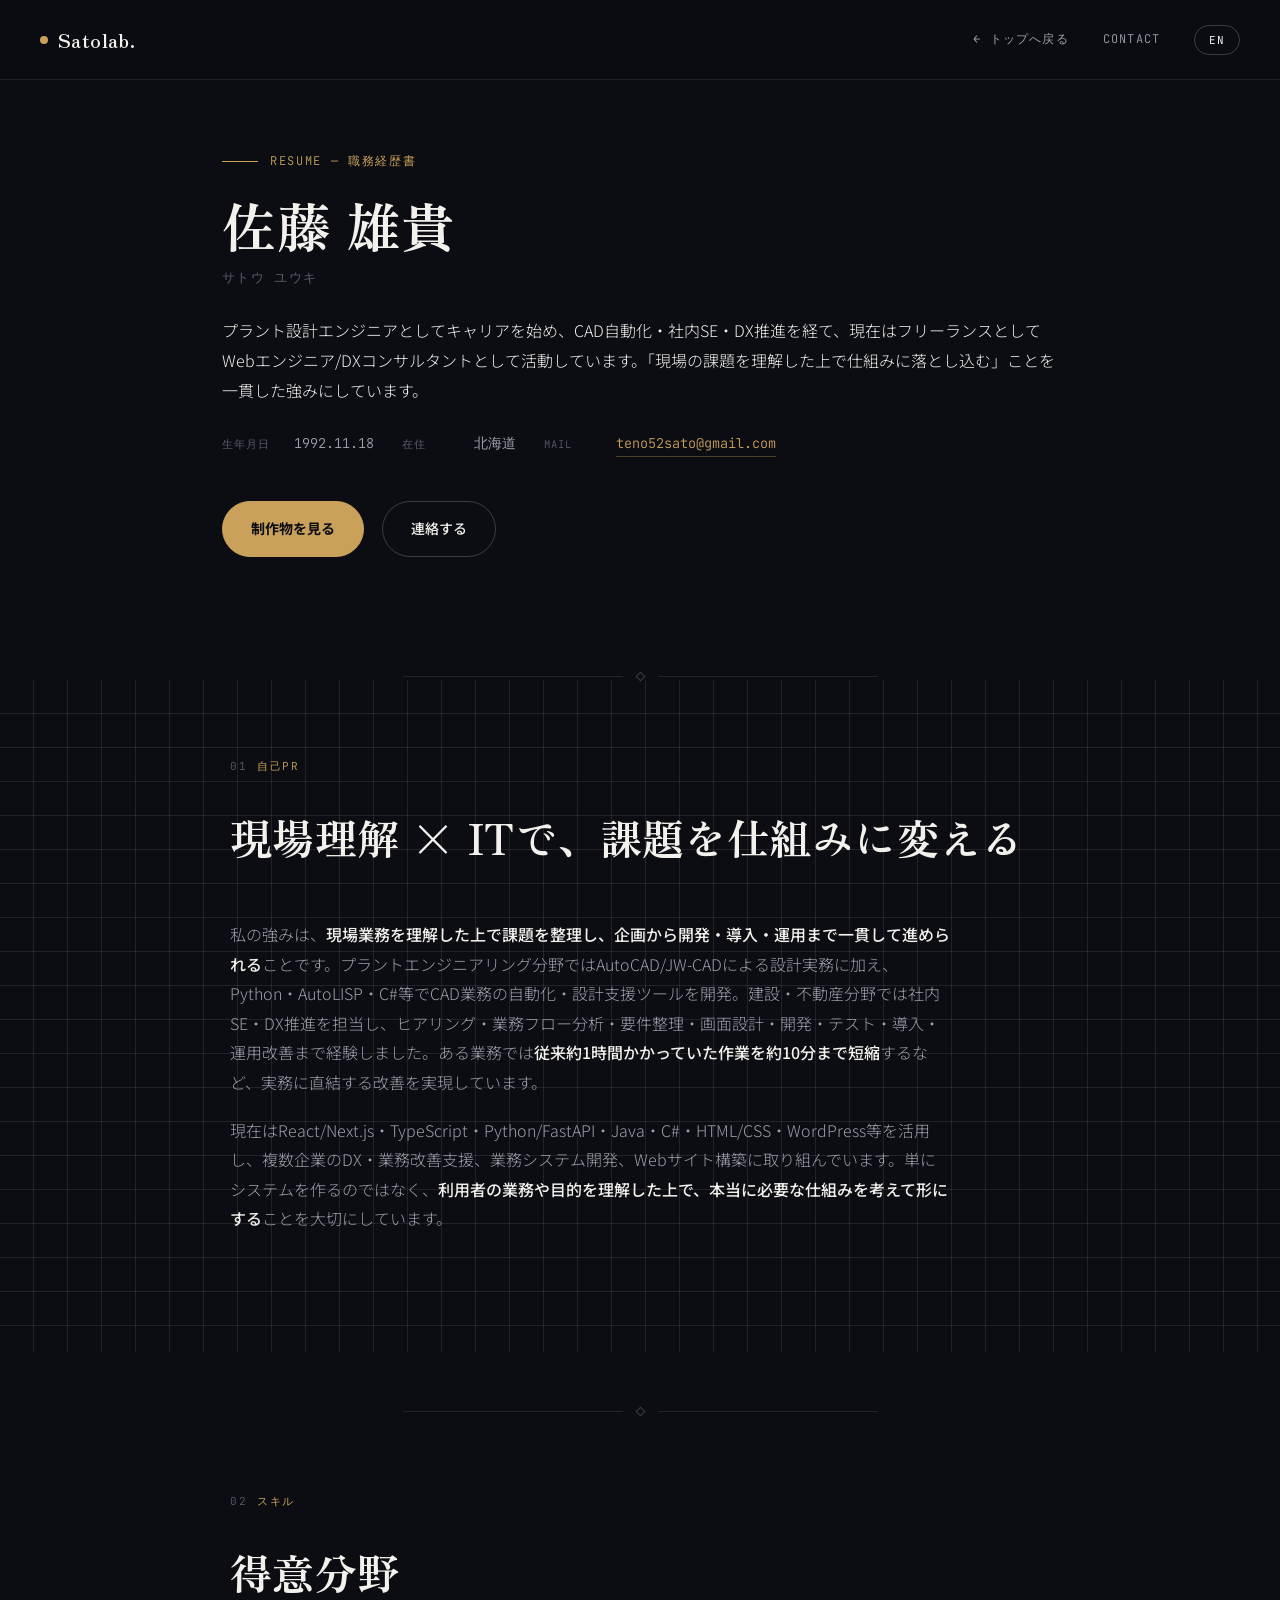
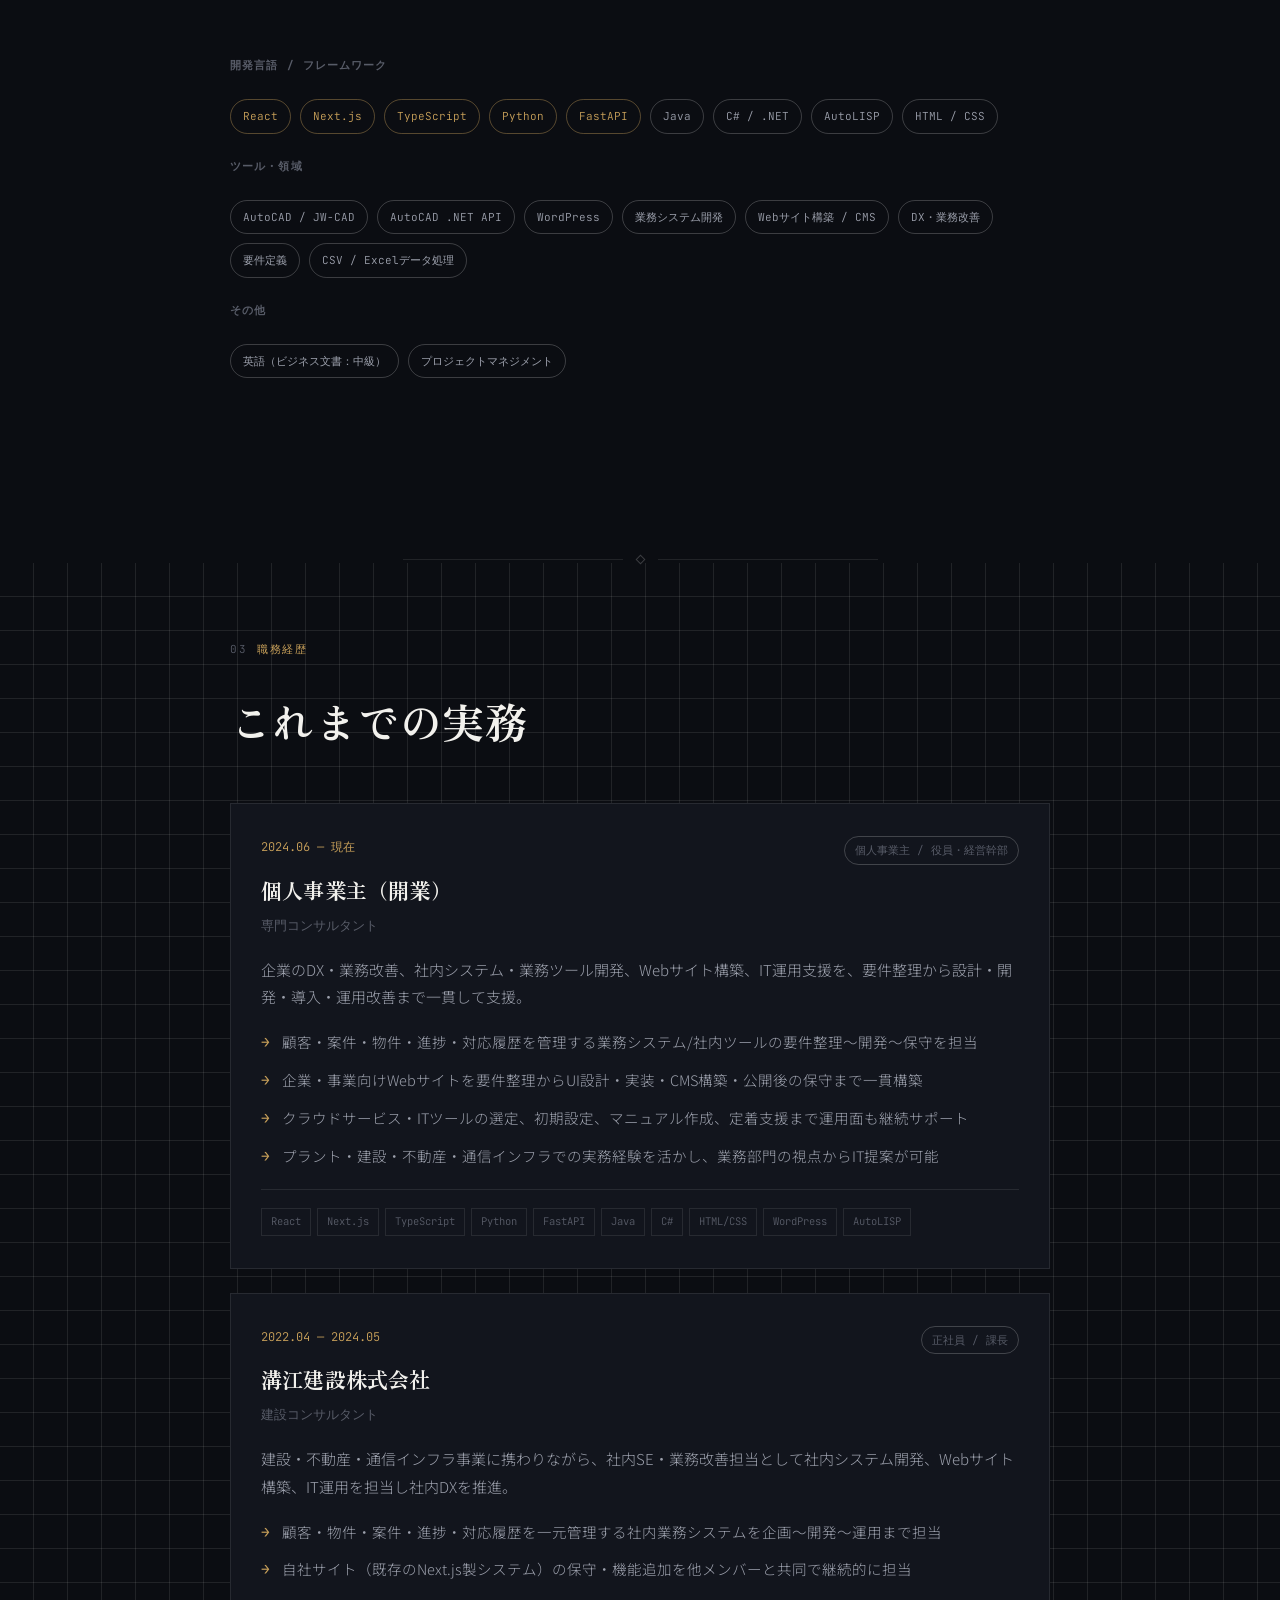
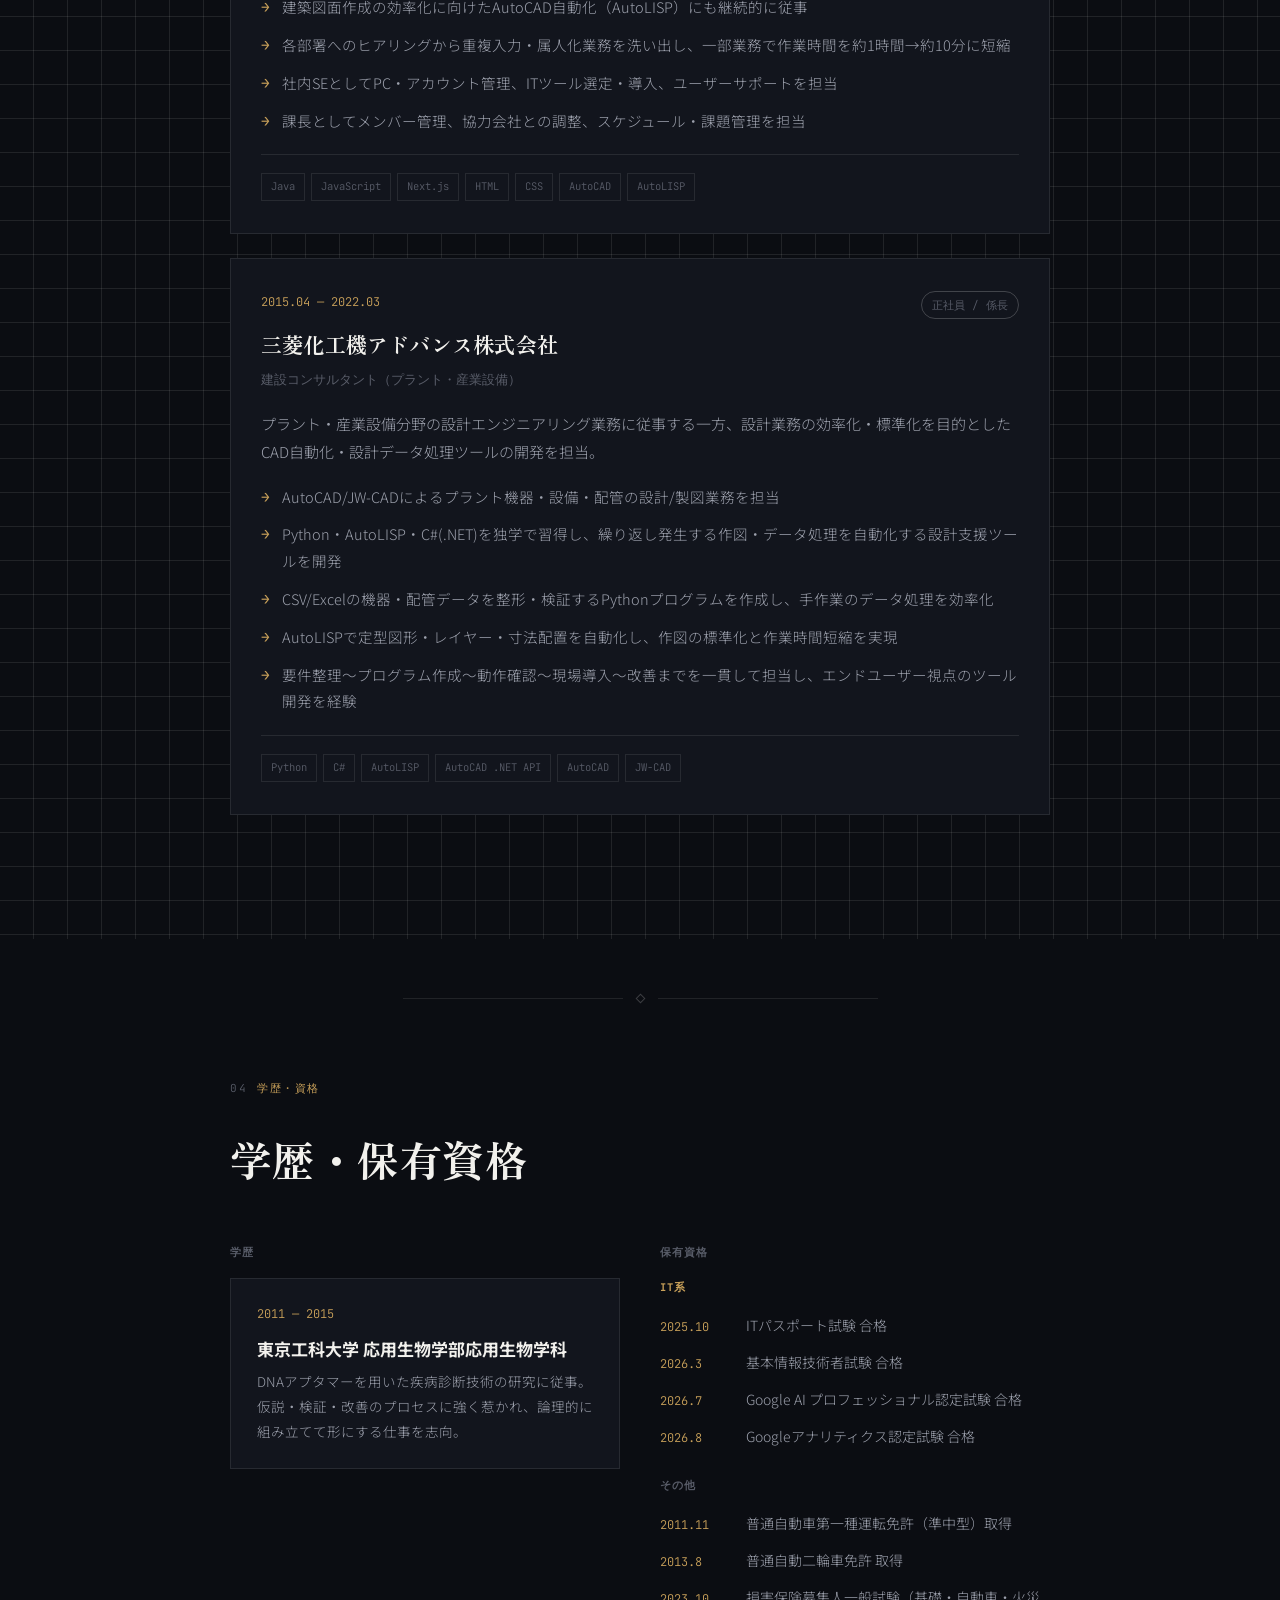
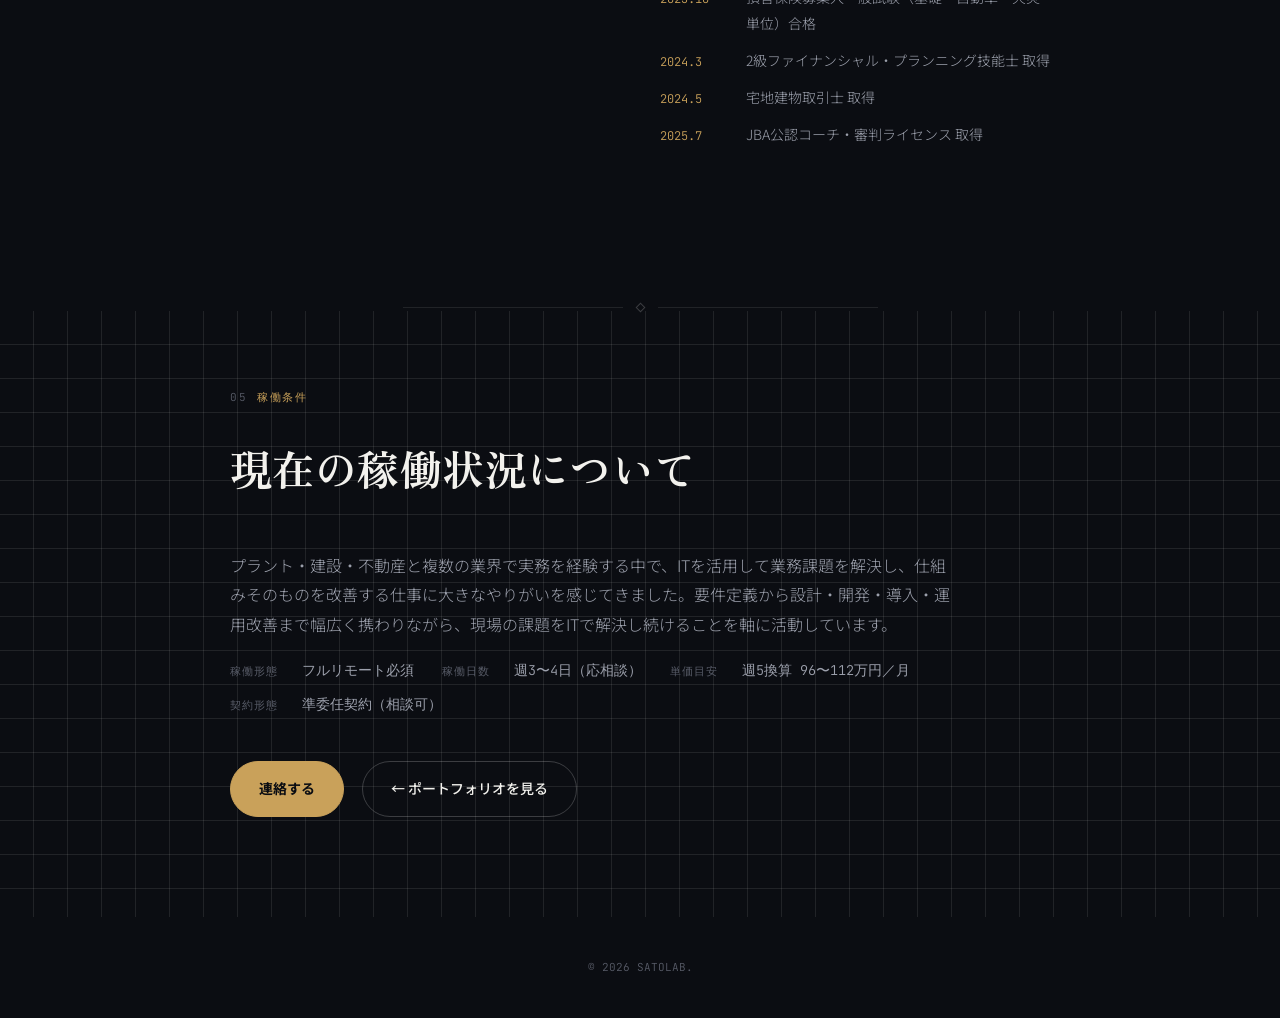
<file: resume.html>
<!DOCTYPE html>
<html lang="ja">
<head>
<meta charset="UTF-8">
<meta name="viewport" content="width=device-width, initial-scale=1.0">
<title>Resume | Satolab.</title>
<link rel="preconnect" href="https://fonts.googleapis.com">
<link rel="preconnect" href="https://fonts.gstatic.com" crossorigin>
<link href="https://fonts.googleapis.com/css2?family=Zen+Old+Mincho:wght@500;700;900&family=Noto+Sans+JP:wght@300;400;500;700&family=JetBrains+Mono:wght@400;500;700&display=swap" rel="stylesheet">
<link rel="stylesheet" href="css/style.css">
</head>
<body class="resume-page">

<div class="progress-line" id="progressLine"></div>
<nav>
  <a class="brand" href="index.html"><span class="mark"></span>Satolab.</a>
  <div class="nav-links">
    
<a href="index.html"><span class="ja">← トップへ戻る</span><span class="en">← Back to Home</span></a>
<a href="index.html#contact"><span class="ja">Contact</span><span class="en">Contact</span></a>

    <button id="langToggle" class="lang-btn-wrap">EN</button>
  </div>
</nav>



<div class="rhead">
  <div class="rhead-eyebrow"><span class="rule"></span><span class="ja">RESUME — 職務経歴書</span><span class="en">RESUME</span></div>
  <h1><span class="ja">佐藤 雄貴</span><span class="en">Yuki Sato</span></h1>
  <div class="kana mono ja-block">サトウ ユウキ</div>
  <p class="lead" style="margin-top:6px;">
    <span class="ja">プラント設計エンジニアとしてキャリアを始め、CAD自動化・社内SE・DX推進を経て、現在はフリーランスとしてWebエンジニア/DXコンサルタントとして活動しています。「現場の課題を理解した上で仕組みに落とし込む」ことを一貫した強みにしています。</span>
    <span class="en">Started my career as a plant design engineer, moved through CAD automation and in-house DX roles, and now work freelance as a web engineer / DX consultant. My consistent strength: understanding a problem on the ground, then turning it into a working system.</span>
  </p>
  <div class="meta-row mono">
    <span class="meta-item"><span class="k ja">生年月日</span><span class="k en">Born</span>1992.11.18</span>
    <span class="meta-item"><span class="k ja">在住</span><span class="k en">Location</span><span class="ja">北海道</span><span class="en">Hokkaido, Japan</span></span>
    <span class="meta-item"><span class="k ja">Mail</span><span class="k en">Mail</span><a href="mailto:teno52sato@gmail.com">teno52sato@gmail.com</a></span>
  </div>
  <div class="hero-ctas">
    <a href="index.html#works" class="btn primary"><span class="ja">制作物を見る</span><span class="en">See my works</span></a>
    <a href="mailto:teno52sato@gmail.com" class="btn"><span class="ja">連絡する</span><span class="en">Get in touch</span></a>
  </div>
</div>

<div class="divider"><span class="seg"></span><span class="diamond"></span><span class="seg"></span></div>
<section class="texture">
  <div class="sheet">
    <div class="eyebrow"><span class="n">01</span><span class="ja">自己PR</span><span class="en">SUMMARY</span></div>
    <h2 class="sec-title reveal"><span class="ja">現場理解 × ITで、課題を仕組みに変える</span><span class="en">Turning field problems into working systems</span></h2>
    <div class="lead reveal">
      <p class="ja">私の強みは、<strong>現場業務を理解した上で課題を整理し、企画から開発・導入・運用まで一貫して進められる</strong>ことです。プラントエンジニアリング分野ではAutoCAD/JW-CADによる設計実務に加え、Python・AutoLISP・C#等でCAD業務の自動化・設計支援ツールを開発。建設・不動産分野では社内SE・DX推進を担当し、ヒアリング・業務フロー分析・要件整理・画面設計・開発・テスト・導入・運用改善まで経験しました。ある業務では<strong>従来約1時間かかっていた作業を約10分まで短縮</strong>するなど、実務に直結する改善を実現しています。</p>
      <p class="ja">現在はReact/Next.js・TypeScript・Python/FastAPI・Java・C#・HTML/CSS・WordPress等を活用し、複数企業のDX・業務改善支援、業務システム開発、Webサイト構築に取り組んでいます。単にシステムを作るのではなく、<strong>利用者の業務や目的を理解した上で、本当に必要な仕組みを考えて形にする</strong>ことを大切にしています。</p>
      <p class="en">My strength is understanding how work actually gets done on the ground, then carrying that understanding through planning, development, rollout, and operation as one continuous thread. In plant engineering I designed with AutoCAD/JW-CAD and built CAD-automation tools in Python, AutoLISP, and C#. In construction/real-estate I ran in-house DX projects end to end — interviews, workflow analysis, requirements, screen design, build, test, rollout, and iteration — cutting one recurring task from roughly an hour to about ten minutes.</p>
      <p class="en">Today I work across React/Next.js, TypeScript, Python/FastAPI, Java, C#, HTML/CSS, and WordPress, supporting DX and process improvement, building internal systems, and shipping websites for multiple clients. I don't just build what's asked — I take the time to understand what a system is actually for before deciding what to build.</p>
    </div>
  </div>
</section>

<div class="divider"><span class="seg"></span><span class="diamond"></span><span class="seg"></span></div>
<section>
  <div class="sheet">
    <div class="eyebrow"><span class="n">02</span><span class="ja">スキル</span><span class="en">SKILLS</span></div>
    <h2 class="sec-title reveal"><span class="ja">得意分野</span><span class="en">Core Skills</span></h2>
    <div class="reveal">
      <div class="skill-group">
        <h4><span class="ja">開発言語 / フレームワーク</span><span class="en">Languages</span></h4>
        <div class="tag-row">
          <span class="tag strong">React</span><span class="tag strong">Next.js</span><span class="tag strong">TypeScript</span><span class="tag strong">Python</span><span class="tag strong">FastAPI</span>
          <span class="tag">Java</span><span class="tag">C# / .NET</span><span class="tag">AutoLISP</span><span class="tag">HTML / CSS</span>
        </div>
      </div>
      <div class="skill-group">
        <h4><span class="ja">ツール・領域</span><span class="en">Tools / Domains</span></h4>
        <div class="tag-row">
          <span class="tag">AutoCAD / JW-CAD</span><span class="tag">AutoCAD .NET API</span><span class="tag">WordPress</span>
          <span class="tag"><span class="ja">業務システム開発</span><span class="en">Business Systems</span></span><span class="tag"><span class="ja">Webサイト構築 / CMS</span><span class="en">Websites / CMS</span></span><span class="tag"><span class="ja">DX・業務改善</span><span class="en">DX / Process Improvement</span></span>
          <span class="tag"><span class="ja">要件定義</span><span class="en">Requirements Definition</span></span><span class="tag"><span class="ja">CSV / Excelデータ処理</span><span class="en">CSV / Excel Data Processing</span></span>
        </div>
      </div>
      <div class="skill-group">
        <h4><span class="ja">その他</span><span class="en">Other</span></h4>
        <div class="tag-row">
          <span class="tag"><span class="ja">英語（ビジネス文書：中級）</span><span class="en">English (business docs: intermediate)</span></span><span class="tag"><span class="ja">プロジェクトマネジメント</span><span class="en">Project Management</span></span>
        </div>
      </div>
    </div>
  </div>
</section>

<div class="divider"><span class="seg"></span><span class="diamond"></span><span class="seg"></span></div>
<section class="texture">
  <div class="sheet">
    <div class="eyebrow"><span class="n">03</span><span class="ja">職務経歴</span><span class="en">WORK EXPERIENCE</span></div>
    <h2 class="sec-title reveal"><span class="ja">これまでの実務</span><span class="en">Experience</span></h2>

    <article class="job reveal">
      <div class="job-top">
        <span class="job-period mono">2024.06 — <span class="ja">現在</span><span class="en">Present</span></span>
        <span class="job-role"><span class="ja">個人事業主 / 役員・経営幹部</span><span class="en">Freelance / Principal</span></span>
      </div>
      <h3><span class="ja">個人事業主（開業）</span><span class="en">Independent Freelancer</span></h3>
      <div class="company-sub mono"><span class="ja">専門コンサルタント</span><span class="en">Professional Consulting</span></div>
      <p class="lede">
        <span class="ja">企業のDX・業務改善、社内システム・業務ツール開発、Webサイト構築、IT運用支援を、要件整理から設計・開発・導入・運用改善まで一貫して支援。</span>
        <span class="en">Independently supporting multiple clients' DX and process improvement — from requirements through design, build, rollout, and ongoing operation of internal tools and websites.</span>
      </p>
      <ul class="achieve-list">
        <li><span class="ja">顧客・案件・物件・進捗・対応履歴を管理する業務システム/社内ツールの要件整理〜開発〜保守を担当</span><span class="en">Own requirements, build, and maintenance for client/case-management tools tracking customers, projects, and history</span></li>
        <li><span class="ja">企業・事業向けWebサイトを要件整理からUI設計・実装・CMS構築・公開後の保守まで一貫構築</span><span class="en">Deliver company websites end to end — requirements, UI, HTML/CSS/JS implementation, CMS, and post-launch upkeep</span></li>
        <li><span class="ja">クラウドサービス・ITツールの選定、初期設定、マニュアル作成、定着支援まで運用面も継続サポート</span><span class="en">Select and roll out cloud/IT tools, including setup, documentation, and adoption support</span></li>
        <li><span class="ja">プラント・建設・不動産・通信インフラでの実務経験を活かし、業務部門の視点からIT提案が可能</span><span class="en">Bring hands-on experience across plant, construction, real-estate, and telecom-infra sectors to every engagement</span></li>
      </ul>
      <div class="stack-row mono"><span>React</span><span>Next.js</span><span>TypeScript</span><span>Python</span><span>FastAPI</span><span>Java</span><span>C#</span><span>HTML/CSS</span><span>WordPress</span><span>AutoLISP</span></div>
    </article>

    <article class="job reveal">
      <div class="job-top">
        <span class="job-period mono">2022.04 — 2024.05</span>
        <span class="job-role"><span class="ja">正社員 / 課長</span><span class="en">Full-time / Manager</span></span>
      </div>
      <h3><span class="ja">溝江建設株式会社</span><span class="en">Mizoe Construction Co., Ltd.</span></h3>
      <div class="company-sub mono"><span class="ja">建設コンサルタント</span><span class="en">Construction Consulting</span></div>
      <p class="lede">
        <span class="ja">建設・不動産・通信インフラ事業に携わりながら、社内SE・業務改善担当として社内システム開発、Webサイト構築、IT運用を担当し社内DXを推進。</span>
        <span class="en">Served as the in-house SE / process-improvement lead across construction, real estate, and telecom infrastructure, driving internal DX.</span>
      </p>
      <ul class="achieve-list">
        <li><span class="ja">顧客・物件・案件・進捗・対応履歴を一元管理する社内業務システムを企画〜開発〜運用まで担当</span><span class="en">Planned, built, and ran an internal system consolidating customer, property, project, and status data</span></li>
        <li><span class="ja">自社サイト（既存のNext.js製システム）の保守・機能追加を他メンバーと共同で継続的に担当</span><span class="en">Maintained and added features to the company's existing Next.js website, working jointly with other team members on an ongoing basis</span></li>
        <li><span class="ja">建築図面作成の効率化に向けたAutoCAD自動化（AutoLISP）にも継続的に従事</span><span class="en">Also continuously worked on AutoCAD automation (AutoLISP) to streamline architectural drawing production</span></li>
        <li><span class="ja">各部署へのヒアリングから重複入力・属人化業務を洗い出し、一部業務で作業時間を約1時間→約10分に短縮</span><span class="en">Identified duplicated/siloed work through interviews and cut one recurring task from ~1 hour to ~10 minutes</span></li>
        <li><span class="ja">社内SEとしてPC・アカウント管理、ITツール選定・導入、ユーザーサポートを担当</span><span class="en">Managed PCs/accounts, selected and deployed IT tools, and supported end users</span></li>
        <li><span class="ja">課長としてメンバー管理、協力会社との調整、スケジュール・課題管理を担当</span><span class="en">As manager, led team members and coordinated schedules and issues with partner vendors</span></li>
      </ul>
      <div class="stack-row mono"><span>Java</span><span>JavaScript</span><span>Next.js</span><span>HTML</span><span>CSS</span><span>AutoCAD</span><span>AutoLISP</span></div>
    </article>

    <article class="job reveal">
      <div class="job-top">
        <span class="job-period mono">2015.04 — 2022.03</span>
        <span class="job-role"><span class="ja">正社員 / 係長</span><span class="en">Full-time / Section Chief</span></span>
      </div>
      <h3><span class="ja">三菱化工機アドバンス株式会社</span><span class="en">Mitsubishi Kakoki Advance Corp.</span></h3>
      <div class="company-sub mono"><span class="ja">建設コンサルタント（プラント・産業設備）</span><span class="en">Plant / Industrial Facility Engineering</span></div>
      <p class="lede">
        <span class="ja">プラント・産業設備分野の設計エンジニアリング業務に従事する一方、設計業務の効率化・標準化を目的としたCAD自動化・設計データ処理ツールの開発を担当。</span>
        <span class="en">Worked as a design engineer on plant and industrial equipment while independently building tools to automate and standardize the design workflow.</span>
      </p>
      <ul class="achieve-list">
        <li><span class="ja">AutoCAD/JW-CADによるプラント機器・設備・配管の設計/製図業務を担当</span><span class="en">Designed and drafted plant equipment, facilities, and piping using AutoCAD/JW-CAD</span></li>
        <li><span class="ja">Python・AutoLISP・C#(.NET)を独学で習得し、繰り返し発生する作図・データ処理を自動化する設計支援ツールを開発</span><span class="en">Self-taught Python, AutoLISP, and C#/.NET to build tools automating repetitive drafting and data-processing work</span></li>
        <li><span class="ja">CSV/Excelの機器・配管データを整形・検証するPythonプログラムを作成し、手作業のデータ処理を効率化</span><span class="en">Built Python scripts to validate and transform equipment/piping data from CSV and Excel, replacing manual processing</span></li>
        <li><span class="ja">AutoLISPで定型図形・レイヤー・寸法配置を自動化し、作図の標準化と作業時間短縮を実現</span><span class="en">Automated shape, layer, and dimension placement with AutoLISP to standardize drawings and cut turnaround time</span></li>
        <li><span class="ja">要件整理〜プログラム作成〜動作確認〜現場導入〜改善までを一貫して担当し、エンドユーザー視点のツール開発を経験</span><span class="en">Owned each tool end to end — requirements, build, verification, rollout, and iteration — with a strong end-user focus</span></li>
      </ul>
      <div class="stack-row mono"><span>Python</span><span>C#</span><span>AutoLISP</span><span>AutoCAD .NET API</span><span>AutoCAD</span><span>JW-CAD</span></div>
    </article>
  </div>
</section>

<div class="divider"><span class="seg"></span><span class="diamond"></span><span class="seg"></span></div>
<section>
  <div class="sheet">
    <div class="eyebrow"><span class="n">04</span><span class="ja">学歴・資格</span><span class="en">EDUCATION & CERTIFICATIONS</span></div>
    <h2 class="sec-title reveal"><span class="ja">学歴・保有資格</span><span class="en">Education & Qualifications</span></h2>
    <div class="two-col reveal">
      <div>
        <h4 class="mono" style="font-size:11px; letter-spacing:0.1em; color:var(--ink-faint); text-transform:uppercase; margin:0 0 16px;"><span class="ja">学歴</span><span class="en">Education</span></h4>
        <div class="edu-block">
          <div class="period mono">2011 — 2015</div>
          <h4><span class="ja">東京工科大学 応用生物学部応用生物学科</span><span class="en">Tokyo University of Technology — Applied Biosciences</span></h4>
          <p><span class="ja">DNAアプタマーを用いた疾病診断技術の研究に従事。仮説・検証・改善のプロセスに強く惹かれ、論理的に組み立てて形にする仕事を志向。</span><span class="en">Researched disease-diagnosis techniques using DNA aptamers — the hypothesis-test-improve cycle shaped my move toward engineering.</span></p>
        </div>
      </div>
      <div>
        <h4 class="mono" style="font-size:11px; letter-spacing:0.1em; color:var(--ink-faint); text-transform:uppercase; margin:0 0 16px;"><span class="ja">保有資格</span><span class="en">Certifications</span></h4>

        <h5 class="mono" style="font-size:10.5px; letter-spacing:0.08em; color:var(--accent); text-transform:uppercase; margin:0 0 10px;"><span class="ja">IT系</span><span class="en">IT-related</span></h5>
        <ul class="quals-list" style="margin-bottom:26px;">
          
          <li><span class="date mono">2025.10</span><span class="label"><span class="ja">ITパスポート試験 合格</span><span class="en">IT Passport Exam</span></span></li>

          <li><span class="date mono">2026.3</span><span class="label"><span class="ja">基本情報技術者試験 合格</span><span class="en">Fundamental Information Technology Engineer Exam</span></span></li>

          <li><span class="date mono">2026.7</span><span class="label"><span class="ja">Google AI プロフェッショナル認定試験 合格</span><span class="en">Google AI Professional Certification</span></span></li>
          
          <li><span class="date mono">2026.8</span><span class="label"><span class="ja">Googleアナリティクス認定試験 合格</span><span class="en">Google Analytics Certification</span></span></li>
          
        </ul>

        <h5 class="mono" style="font-size:10.5px; letter-spacing:0.08em; color:var(--ink-faint); text-transform:uppercase; margin:0 0 10px;"><span class="ja">その他</span><span class="en">Other</span></h5>
        <ul class="quals-list">
          
          <li><span class="date mono">2011.11</span><span class="label"><span class="ja">普通自動車第一種運転免許（準中型）取得</span><span class="en">Standard Driver&#x27;s License (Semi-Medium)</span></span></li>
          
          <li><span class="date mono">2013.8</span><span class="label"><span class="ja">普通自動二輪車免許 取得</span><span class="en">Standard Motorcycle License</span></span></li>
          
          <li><span class="date mono">2023.10</span><span class="label"><span class="ja">損害保険募集人一般試験（基礎・自動車・火災単位）合格</span><span class="en">General Insurance Solicitor Exam (Basic / Auto / Fire)</span></span></li>
          
          <li><span class="date mono">2024.3</span><span class="label"><span class="ja">2級ファイナンシャル・プランニング技能士 取得</span><span class="en">Financial Planning Technician, Grade 2</span></span></li>
          
          <li><span class="date mono">2024.5</span><span class="label"><span class="ja">宅地建物取引士 取得</span><span class="en">Licensed Real Estate Transaction Manager</span></span></li>
          
          <li><span class="date mono">2025.7</span><span class="label"><span class="ja">JBA公認コーチ・審判ライセンス 取得</span><span class="en">JBA Certified Coach / Referee License</span></span></li>
          
        </ul>
      </div>
    </div>
  </div>
</section>

<div class="divider"><span class="seg"></span><span class="diamond"></span><span class="seg"></span></div>
<section class="texture">
  <div class="sheet">
    <div class="eyebrow"><span class="n">05</span><span class="ja">稼働条件</span><span class="en">AVAILABILITY</span></div>
    <h2 class="sec-title reveal"><span class="ja">現在の稼働状況について</span><span class="en">Current availability</span></h2>
    <div class="lead reveal">
      <p class="ja">プラント・建設・不動産と複数の業界で実務を経験する中で、ITを活用して業務課題を解決し、仕組みそのものを改善する仕事に大きなやりがいを感じてきました。要件定義から設計・開発・導入・運用改善まで幅広く携わりながら、現場の課題をITで解決し続けることを軸に活動しています。</p>
      <p class="en">Across plant engineering, construction, and real estate, I've found the most reward in solving business problems through IT and improving the systems themselves. I stay involved end to end — from requirements through design, build, rollout, and continuous improvement — solving problems on the ground through technology.</p>
    </div>
    <div class="meta-row mono reveal" style="margin-top:8px;">
      <span class="meta-item"><span class="k ja">稼働形態</span><span class="k en">Style</span><span class="ja">フルリモート必須</span><span class="en">Fully remote only</span></span>
      <span class="meta-item"><span class="k ja">稼働日数</span><span class="k en">Days/wk</span><span class="ja">週3〜4日（応相談）</span><span class="en">3–4 days (flexible)</span></span>
      <span class="meta-item"><span class="k ja">単価目安</span><span class="k en">Rate</span><span class="ja">週5換算 96〜112万円／月</span><span class="en">¥960k–1.12M/mo (full-time equiv.)</span></span>
      <span class="meta-item"><span class="k ja">契約形態</span><span class="k en">Contract</span><span class="ja">準委任契約（相談可）</span><span class="en">Quasi-mandate (negotiable)</span></span>
    </div>
    <div class="hero-ctas reveal">
      <a href="mailto:teno52sato@gmail.com" class="btn primary"><span class="ja">連絡する</span><span class="en">Get in touch</span></a>
      <a href="index.html" class="btn"><span class="ja">← ポートフォリオを見る</span><span class="en">← View portfolio</span></a>
    </div>
  </div>
</section>



<footer>
  <span class="ja">&copy; 2026 SATOLAB.</span>
  <span class="en">&copy; 2026 SATOLAB.</span>
</footer>



<script src="js/main.js"></script>

</body>
</html>
</file>
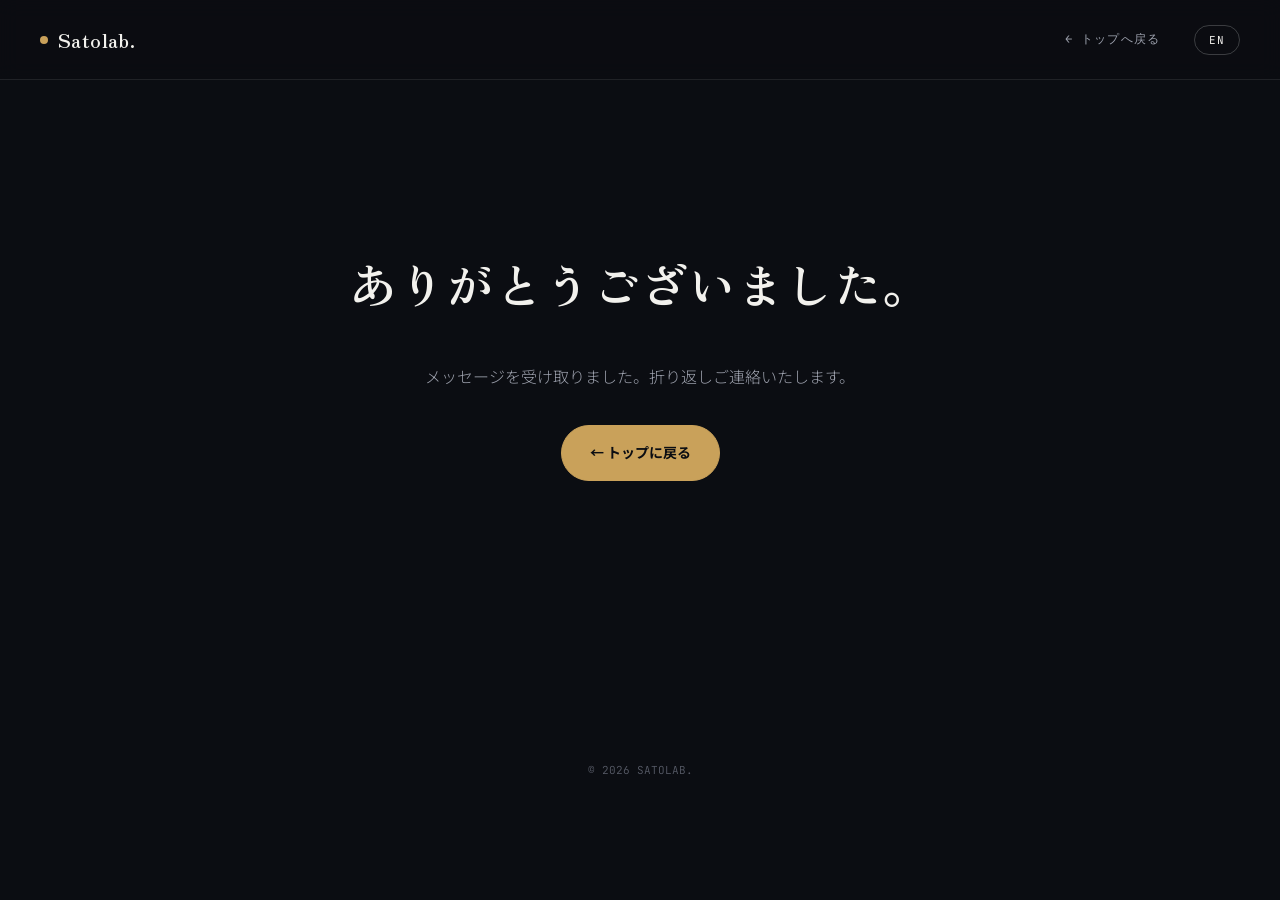
<file: thanks.html>
<!DOCTYPE html>
<html lang="ja">
<head>
<meta charset="UTF-8">
<meta name="viewport" content="width=device-width, initial-scale=1.0">
<title>Thanks | Satolab.</title>
<link rel="preconnect" href="https://fonts.googleapis.com">
<link rel="preconnect" href="https://fonts.gstatic.com" crossorigin>
<link href="https://fonts.googleapis.com/css2?family=Zen+Old+Mincho:wght@500;700;900&family=Noto+Sans+JP:wght@300;400;500;700&family=JetBrains+Mono:wght@400;500;700&display=swap" rel="stylesheet">
<link rel="stylesheet" href="css/style.css">
</head>
<body class="">

<div class="progress-line" id="progressLine"></div>
<nav>
  <a class="brand" href="index.html"><span class="mark"></span>Satolab.</a>
  <div class="nav-links">
    
<a href="index.html"><span class="ja">← トップへ戻る</span><span class="en">← Back to Home</span></a>

    <button id="langToggle" class="lang-btn-wrap">EN</button>
  </div>
</nav>


<div style="min-height:80vh; display:flex; flex-direction:column; align-items:center; justify-content:center; text-align:center; padding:40px;">
  <h1 style="font-size:clamp(30px,6vw,48px); margin-bottom:18px;">
    <span class="ja">ありがとうございました。</span><span class="en">Thank you.</span>
  </h1>
  <p style="color:var(--ink-muted); max-width:440px; margin-bottom:34px;">
    <span class="ja">メッセージを受け取りました。折り返しご連絡いたします。</span>
    <span class="en">Your message has been received. I'll get back to you soon.</span>
  </p>
  <a href="index.html" class="btn primary">
    <span class="ja">← トップに戻る</span><span class="en">← Back to top</span>
  </a>
</div>


<footer>
  <span class="ja">&copy; 2026 SATOLAB.</span>
  <span class="en">&copy; 2026 SATOLAB.</span>
</footer>



<script src="js/main.js"></script>

</body>
</html>
</file>
<file: css/style.css>
:root{
  --bg:#0B0D12;
  --panel:#12151D;
  --panel-2:#171B26;
  --ink:#F2F1ED;
  --ink-muted:#9CA0AC;
  --ink-faint:#585C68;
  --line: rgba(255,255,255,0.09);
  --line-strong: rgba(255,255,255,0.20);
  --accent:#C9A15A;
  --accent-soft: rgba(201,161,90,0.14);
  --steel:#6E93E8;
  --term-green:#8FD7A4;
  --radius:3px;
  --maxw:1080px;
}
body.resume-page{ --maxw:900px; }
*{box-sizing:border-box;}
html{scroll-behavior:smooth;}
body{
  margin:0; background:var(--bg); color:var(--ink);
  font-family:'Noto Sans JP',sans-serif; font-weight:300;
  line-height:1.85; -webkit-font-smoothing:antialiased;
}
body.lang-en .ja{display:none;}
body.lang-en .en{display:inline;}
body:not(.lang-en) .en{display:none;}
body.lang-en .ja-block{display:none;}
body:not(.lang-en) .en-block{display:none;}

::selection{ background:var(--accent); color:#0B0D12; }

h1,h2,h3,.display{
  font-family:'Zen Old Mincho',serif; font-weight:700; margin:0; letter-spacing:0.01em;
}
.mono{ font-family:'JetBrains Mono',monospace; }

a{ color:inherit; }

.reveal{ opacity:0; transform:translateY(26px); transition:opacity .8s ease, transform .8s ease; }
.reveal.show{ opacity:1; transform:translateY(0); }
@media (prefers-reduced-motion: reduce){ .reveal{ opacity:1; transform:none; transition:none; } }

/* nav */
nav{
  position:fixed; top:0; left:0; right:0; z-index:60;
  display:flex; align-items:center; justify-content:space-between;
  padding:22px 40px;
  background: rgba(11,13,18,0.82); backdrop-filter: blur(10px);
  border-bottom:1px solid var(--line);
}
.progress-line{
  position:fixed; top:0; left:0; height:2px; background:linear-gradient(90deg, var(--accent), var(--steel));
  z-index:70; width:0%; transition: width .1s linear;
}
.brand{
  font-family:'Zen Old Mincho',serif; font-weight:700; font-size:19px; letter-spacing:0.02em;
  display:flex; align-items:center; gap:10px; text-decoration:none; color:var(--ink);
}
.brand .mark{ width:8px; height:8px; border-radius:50%; background:var(--accent); display:inline-block; }
.nav-links{ display:flex; gap:34px; align-items:center; }
.nav-links a{
  text-decoration:none; color:var(--ink-muted); font-size:12px;
  font-family:'JetBrains Mono',monospace; letter-spacing:0.1em; text-transform:uppercase;
  transition: color .25s ease;
}
.nav-links a:hover{ color:var(--accent); }
#langToggle{
  background:transparent; border:1px solid var(--line-strong); color:var(--ink);
  font-family:'JetBrains Mono',monospace; font-size:11px; letter-spacing:0.08em;
  padding:7px 14px; cursor:pointer; border-radius:999px; transition:all .25s ease;
}
#langToggle:hover{ border-color:var(--accent); color:var(--accent); }
#langToggle:focus-visible, a:focus-visible, button:focus-visible{ outline:2px solid var(--steel); outline-offset:2px; }
@media (max-width:760px){ .nav-links a:not(.lang-btn-wrap){display:none;} }

/* hero */
.hero{
  position:relative; min-height:100vh;
  display:flex; flex-direction:column; justify-content:center;
  padding:150px 40px 90px; max-width:var(--maxw); margin:0 auto;
  overflow:visible;
}
.glow{
  position:absolute; width:640px; height:640px; border-radius:50%;
  background: radial-gradient(circle, rgba(201,161,90,0.16), transparent 70%);
  top:50%; left:70%; transform:translate(-50%,-50%);
  pointer-events:none; z-index:0; transition: left .6s ease, top .6s ease;
}
.hero-eyebrow{
  font-family:'JetBrains Mono',monospace; font-size:12px; letter-spacing:0.14em; color:var(--accent);
  display:flex; align-items:center; gap:12px; margin-bottom:30px; position:relative; z-index:1;
}
.hero-eyebrow .rule{ width:36px; height:1px; background:var(--accent); }
.hero h1{
  font-size:clamp(46px, 8vw, 92px); line-height:1.08; position:relative; z-index:1;
}
.hero .sub-brand{
  font-family:'JetBrains Mono',monospace; font-size:13px; letter-spacing:0.28em; color:var(--ink-faint);
  margin-top:16px; position:relative; z-index:1;
}
.hero-sub{
  margin-top:32px; max-width:600px; font-size:18px; color:var(--ink-muted);
  position:relative; z-index:1;
}
.hero-sub strong{ color:var(--ink); font-weight:500; }
.hero-ctas{ display:flex; gap:18px; margin-top:44px; flex-wrap:wrap; position:relative; z-index:1; }
.btn{
  display:inline-flex; align-items:center; gap:10px;
  padding:14px 28px; border-radius:999px; border:1px solid var(--line-strong);
  font-size:14px; font-weight:500; text-decoration:none; cursor:pointer;
  background:transparent; color:var(--ink);
  transition: border-color .25s ease, transform .25s ease, background .25s ease;
}
.btn:hover{ border-color:var(--accent); transform:translateY(-2px); }
.btn.primary{ background:var(--accent); color:#0B0D12; border-color:var(--accent); font-weight:700; }
.btn.primary:hover{ background:#dab46c; }
.btn .arrow{ transition: transform .25s ease; }
.btn:hover .arrow{ transform:translateX(4px); }

.compass-wrap{
  position:absolute; right:-40px; top:50%; transform:translateY(-50%);
  width:480px; height:480px; opacity:0.5; z-index:0;
}
@media (max-width:920px){ .compass-wrap{ display:none; } }
.compass-wrap svg{ width:100%; height:100%; }

/* terminal */
.terminal{
  margin-top:46px; max-width:520px; position:relative; z-index:1;
  background:#0E1015; border:1px solid var(--line-strong); border-radius:8px;
  box-shadow: 0 30px 60px -20px rgba(0,0,0,0.6);
  overflow:hidden;
}
.terminal-bar{
  display:flex; align-items:center; gap:8px; padding:11px 14px;
  background:#15181F; border-bottom:1px solid var(--line);
}
.terminal-bar .dot{ width:9px; height:9px; border-radius:50%; display:inline-block; }
.terminal-bar .dot.r{ background:#ED6A5E; } .terminal-bar .dot.y{ background:#F4BF4F; } .terminal-bar .dot.g{ background:#61C554; }
.term-title{ margin-left:8px; font-family:'JetBrains Mono',monospace; font-size:11px; color:var(--ink-faint); }
.terminal-body{
  margin:0; padding:20px 20px 24px; font-family:'JetBrains Mono',monospace;
  font-size:13px; line-height:1.75; color:var(--term-green);
  white-space:pre-wrap; word-break:break-word; min-height:210px;
}
.cursor-blink{ animation: blink 1s step-end infinite; color:var(--term-green); }
@keyframes blink{ 50%{ opacity:0; } }
@media (prefers-reduced-motion: reduce){ .cursor-blink{ animation:none; } }
@media (max-width:600px){ .terminal{ max-width:100%; } .terminal-body{ font-size:12px; } }
.draw{ stroke-dasharray:1300; stroke-dashoffset:1300; animation: draw 2.4s ease-out forwards; }
.draw2{ stroke-dasharray:800; stroke-dashoffset:800; animation: draw 2s ease-out .35s forwards; }
@keyframes draw{ to{ stroke-dashoffset:0; } }
@media (prefers-reduced-motion: reduce){ .draw, .draw2{ animation:none; stroke-dashoffset:0; } }

.scroll-cue{
  position:absolute; bottom:34px; left:40px;
  display:flex; align-items:center; gap:10px; color:var(--ink-faint);
  font-family:'JetBrains Mono',monospace; font-size:10px; letter-spacing:0.14em;
}
.scroll-cue .line{ width:1px; height:32px; background:var(--line-strong); position:relative; overflow:hidden; }
.scroll-cue .line::after{
  content:""; position:absolute; top:-100%; left:0; width:100%; height:100%; background:var(--accent);
  animation: slide 2s ease-in-out infinite;
}
@keyframes slide{ 0%{top:-100%;} 60%{top:100%;} 100%{top:100%;} }
.orbit-text{ animation: orbit 40s linear infinite; transform-origin:240px 240px; }
@keyframes orbit{ from{ transform:rotate(0deg); } to{ transform:rotate(360deg); } }
@media (prefers-reduced-motion: reduce){ .orbit-text{ animation:none; } }

/* section divider ornament */
.divider{
  display:flex; align-items:center; justify-content:center; gap:14px;
  padding:56px 0 0; max-width:var(--maxw); margin:0 auto;
}
.divider .seg{ height:1px; flex:1; background:var(--line); max-width:220px; }
.divider .diamond{ width:7px; height:7px; border:1px solid var(--line-strong); transform:rotate(45deg); }

/* fine grid texture */
.texture{
  background-image:
    linear-gradient(var(--line) 1px, transparent 1px),
    linear-gradient(90deg, var(--line) 1px, transparent 1px);
  background-size: 34px 34px;
  background-position: -1px -1px;
}

/* sections */
section{ padding-top:0; }
.sheet{ max-width:var(--maxw); margin:0 auto; padding:76px 40px 100px; }
.eyebrow{
  font-family:'JetBrains Mono',monospace; font-size:11px; letter-spacing:0.14em; color:var(--accent);
  display:flex; align-items:center; gap:10px; margin-bottom:22px; text-transform:uppercase;
}
.eyebrow .n{ color:var(--ink-faint); }
.sec-title{ font-size:clamp(28px,4vw,42px); margin-bottom:44px; }

/* about */
.deco-panel{
  margin:0 0 44px; border:1px solid var(--line-strong); position:relative; overflow:hidden;
  min-height:180px; display:flex; align-items:center; justify-content:center;
  background:
    radial-gradient(circle at 15% 30%, rgba(201,161,90,0.16), transparent 55%),
    radial-gradient(circle at 85% 70%, rgba(110,147,232,0.14), transparent 55%),
    var(--panel);
}
.deco-panel::before{
  content:''; position:absolute; inset:0;
  background-image:
    linear-gradient(var(--line) 1px, transparent 1px),
    linear-gradient(90deg, var(--line) 1px, transparent 1px);
  background-size: 28px 28px;
}
.deco-panel .deco-mark{
  position:relative; z-index:1;
  font-family:'Zen Old Mincho',serif; font-weight:700; letter-spacing:0.06em;
  font-size:clamp(20px,3vw,30px); color:var(--ink-faint);
  display:flex; align-items:center; gap:16px; padding:36px;
}
.deco-panel .deco-mark .dot{ width:8px; height:8px; border-radius:50%; background:var(--accent); flex:0 0 auto; }
.deco-panel.small{ min-height:120px; max-width:420px; }
.about-grid{ display:grid; grid-template-columns:180px 1fr; gap:60px; align-items:start; }
@media (max-width:680px){ .about-grid{grid-template-columns:1fr;} }
.monogram{
  width:160px; height:160px; border:1px solid var(--line-strong);
  display:flex; align-items:center; justify-content:center;
  font-family:'Zen Old Mincho',serif; font-weight:700; font-size:38px; color:var(--accent);
  position:relative;
}
.monogram::before{ content:""; position:absolute; inset:12px; border:1px solid var(--line); }
.about-text p{ color:var(--ink-muted); margin:0 0 18px; font-size:16px; }
.about-text strong{ color:var(--ink); font-weight:500; }
.tag-row{ display:flex; flex-wrap:wrap; gap:9px; margin-top:24px; }
.quals-list{ list-style:none; margin:16px 0 0; padding:0; display:flex; flex-direction:column; gap:11px; }
.quals-list li{ display:flex; gap:18px; align-items:baseline; font-size:14px; }
.quals-list .date{ flex:0 0 68px; color:var(--accent); font-size:12px; }
.quals-list .label{ color:var(--ink-muted); }
.tag{
  font-family:'JetBrains Mono',monospace; font-size:11px; color:var(--ink-muted);
  border:1px solid var(--line-strong); padding:6px 12px; border-radius:999px;
}
.tag.strong{ color:var(--accent); border-color:rgba(201,161,90,0.4); }

/* why me — horizontal scroll cards */
.why-scroll{
  display:flex; gap:20px; overflow-x:auto; padding:4px 4px 16px;
  scroll-snap-type:x mandatory; -webkit-overflow-scrolling:touch;
  scrollbar-width:thin; scrollbar-color:var(--line-strong) transparent;
}
.why-scroll::-webkit-scrollbar{ height:6px; }
.why-scroll::-webkit-scrollbar-track{ background:transparent; }
.why-scroll::-webkit-scrollbar-thumb{ background:var(--line-strong); border-radius:999px; }
.why-card{
  flex:0 0 300px; scroll-snap-align:start;
  background:var(--panel); border:1px solid var(--line); padding:28px 26px;
  transition:border-color .25s ease;
}
.why-card:hover{ border-color:var(--accent); }
.why-card .idx{
  width:36px; height:36px; border-radius:50%; background:var(--accent-soft); color:var(--accent);
  display:flex; align-items:center; justify-content:center; font-size:13px; font-weight:700; margin-bottom:18px;
}
.why-card h3{ font-size:17px; margin:0 0 12px; font-weight:700; line-height:1.4; }
.why-card p{ color:var(--ink-muted); font-size:13.5px; margin:0; }
.why-controls{ display:flex; gap:10px; justify-content:flex-end; }
.why-controls button{
  width:38px; height:38px; border-radius:50%; border:1px solid var(--line-strong); background:transparent;
  color:var(--ink); cursor:pointer; font-size:15px; display:flex; align-items:center; justify-content:center;
  transition:border-color .2s ease, color .2s ease;
}
.why-controls button:hover{ border-color:var(--accent); color:var(--accent); }
@media (max-width:600px){ .why-card{ flex-basis:82vw; } }

/* works */
.works-grid{ display:grid; grid-template-columns:repeat(auto-fit,minmax(280px,1fr)); gap:24px; }
.work-card{
  background:var(--panel); border:1px solid var(--line); padding:0 0 26px;
  transition: border-color .3s ease, transform .15s ease;
  will-change: transform; overflow:hidden;
}
.work-card:hover{ border-color:var(--accent); transform:translateY(-4px); }
.work-thumb{ width:100%; aspect-ratio:4/3; overflow:hidden; border-bottom:1px solid var(--line); background:var(--panel-2); }
.work-thumb img{ display:block; width:100%; height:100%; object-fit:cover; }
.work-thumb.placeholder{
  display:flex; align-items:center; justify-content:center;
  background:
    radial-gradient(circle at 30% 20%, rgba(201,161,90,0.22), transparent 55%),
    radial-gradient(circle at 80% 80%, rgba(110,147,232,0.18), transparent 55%),
    var(--panel-2);
}
.work-thumb.placeholder span{
  font-family:'Zen Old Mincho',serif; font-weight:700; font-size:34px; color:var(--ink-faint);
  letter-spacing:0.04em;
}
.work-card .badge{ margin:22px 26px 0; }
.work-card h3{ margin-left:26px; margin-right:26px; }
.work-card p{ margin-left:26px; margin-right:26px; }
.work-card .stack{ margin-left:26px; margin-right:26px; }
.work-card .links{ margin-left:26px; margin-right:26px; }
.work-card .badge{
  font-family:'JetBrains Mono',monospace; font-size:10.5px; letter-spacing:0.08em; color:var(--steel);
  border:1px solid rgba(110,147,232,0.4); padding:4px 10px; border-radius:999px; display:inline-block; margin-bottom:16px;
}
.work-card h3{ font-size:19px; margin-bottom:12px; font-weight:700; }
.work-card p{ color:var(--ink-muted); font-size:14.5px; margin:0 0 16px; }
.work-card .stack{ display:flex; flex-wrap:wrap; gap:6px; margin-bottom:16px; }
.work-card .stack span{
  font-family:'JetBrains Mono',monospace; font-size:10.5px; color:var(--ink-faint);
  border:1px solid var(--line); padding:3px 9px;
}
.work-card .links a{ font-size:13px; color:var(--accent); text-decoration:none; }

/* radar */
.radar-wrap{ display:flex; justify-content:center; margin-bottom:28px; }
.radar-chart{ width:100%; max-width:560px; height:auto; }
.radar-ring{ fill:none; stroke:var(--line); stroke-width:1; }
.radar-ring-outer{ stroke:var(--line-strong); stroke-width:1.2; }
.radar-axis{ stroke:var(--line); stroke-width:1; }
.radar-data{
  fill:var(--accent); fill-opacity:0.18; stroke:var(--accent); stroke-width:2; stroke-linejoin:round;
  stroke-dasharray:760; stroke-dashoffset:760; animation: drawRadar 1.6s ease-out .3s forwards;
}
.radar-target{
  fill:none; stroke:var(--steel); stroke-width:1.4; stroke-dasharray:5 4; stroke-linejoin:round;
  opacity:0; animation: fadeInTarget 1s ease-out 1.4s forwards;
}
@keyframes fadeInTarget{ to{ opacity:0.85; } }
@keyframes drawRadar{ to{ stroke-dashoffset:0; } }
.radar-dot{ fill:var(--bg); stroke:var(--accent); stroke-width:2; }
.radar-label{ font-family:'JetBrains Mono',monospace; font-size:13px; fill:var(--ink-muted); }
.tick{ font-family:'JetBrains Mono',monospace; font-size:9px; fill:var(--ink-faint); }
.legend{ font-family:'JetBrains Mono',monospace; font-size:11px; fill:var(--ink-muted); }
@media (prefers-reduced-motion: reduce){ .radar-data, .radar-target{ animation:none; stroke-dashoffset:0; opacity:0.85; } }

/* timeline */
.timeline{ position:relative; padding-left:30px; }
.timeline::before{ content:""; position:absolute; left:4px; top:6px; bottom:6px; width:1px; background:var(--line-strong); }
.t-item{ position:relative; padding-bottom:46px; }
.t-item:last-child{ padding-bottom:0; }
.t-item::before{
  content:""; position:absolute; left:-30px; top:4px; width:9px; height:9px; border-radius:50%;
  background:var(--bg); border:1.5px solid var(--accent);
}
.t-item .yr{ font-family:'JetBrains Mono',monospace; font-size:12px; color:var(--accent); margin-bottom:8px; }
.t-item h4{ font-size:18px; margin:0 0 8px; font-weight:700; }
.t-item p{ color:var(--ink-muted); font-size:14.5px; margin:0; max-width:600px; }

/* activity heatmap */
.activity-block{ margin-top:52px; }
.activity-title{
  font-family:'JetBrains Mono',monospace; font-size:12px; letter-spacing:0.1em; color:var(--ink-muted);
  text-transform:uppercase; margin-bottom:16px; font-weight:700;
}
.heatmap{
  display:grid; grid-auto-flow:column; grid-template-rows:repeat(7,11px);
  gap:3px; overflow-x:auto; padding-bottom:8px; max-width:100%;
}
.heatmap .cell{ width:11px; height:11px; border-radius:2px; background:var(--line); }
.heatmap .cell[data-l="1"]{ background:rgba(201,161,90,0.28); }
.heatmap .cell[data-l="2"]{ background:rgba(201,161,90,0.5); }
.heatmap .cell[data-l="3"]{ background:rgba(201,161,90,0.74); }
.heatmap .cell[data-l="4"]{ background:var(--accent); }
.heatmap-legend{ display:flex; align-items:center; gap:8px; margin-top:10px; font-size:11px; color:var(--ink-faint); }
.hm-scale{ display:flex; gap:3px; }
.hm-scale i{ width:11px; height:11px; border-radius:2px; background:var(--line); display:block; }
.hm-scale i[data-l="1"]{ background:rgba(201,161,90,0.28); }
.hm-scale i[data-l="2"]{ background:rgba(201,161,90,0.5); }
.hm-scale i[data-l="3"]{ background:rgba(201,161,90,0.74); }
.hm-scale i[data-l="4"]{ background:var(--accent); }
.activity-note{ margin-top:14px; font-size:11px; color:var(--ink-faint); }

/* playground canvas */
.canvas-wrap{
  background:var(--panel); border:1px solid var(--line-strong);
  padding:18px; display:inline-block; max-width:100%;
}
#blueprintCanvas{
  display:block; width:100%; max-width:800px; height:auto; aspect-ratio:800/420;
  background:#0E1015; border:1px solid var(--line); touch-action:none; cursor:crosshair;
}
.canvas-controls{ display:flex; gap:12px; margin-top:16px; }
.canvas-controls .btn{ padding:10px 20px; font-size:13px; }

/* thoughts */
.thoughts-text p{ color:var(--ink-muted); font-size:16px; margin:0 0 20px; max-width:680px; }
.thoughts-text p strong{ color:var(--ink); font-weight:500; }

/* contact */
.contact-inner{ display:flex; flex-wrap:wrap; justify-content:space-between; gap:56px; }
.contact-left{ flex:1; min-width:260px; }
.contact-left a.mail{
  font-family:'Zen Old Mincho',serif; font-size:clamp(22px,3vw,30px); color:var(--ink);
  text-decoration:none; border-bottom:1px solid var(--line-strong); padding-bottom:8px; display:inline-block;
  transition: color .25s ease, border-color .25s ease;
}
.contact-left a.mail:hover{ color:var(--accent); border-color:var(--accent); }
.contact-form{ flex:1; min-width:280px; }
.contact-form form{ display:flex; flex-direction:column; gap:16px; }
.contact-form label{ display:flex; flex-direction:column; gap:7px; font-size:12px; color:var(--ink-faint); font-family:'JetBrains Mono',monospace; letter-spacing:0.06em; }
.contact-form input, .contact-form textarea{
  font-family:'Noto Sans JP',sans-serif; font-size:14px; border:1px solid var(--line-strong);
  background:var(--panel); color:var(--ink); padding:12px 14px; border-radius:2px;
}
.contact-form input::placeholder, .contact-form textarea::placeholder{ color:var(--ink-faint); }
.contact-form input:focus, .contact-form textarea:focus{ outline:1px solid var(--accent); border-color:var(--accent); }
.contact-form .errorlist{ list-style:none; margin:0 0 4px; padding:0; color:#ED6A5E; font-size:12px; }
.contact-note{
  font-family:'JetBrains Mono',monospace; font-size:11px; color:var(--ink-faint);
  border:1px dashed var(--line-strong); padding:12px 14px; margin-top:6px;
}

/* work card as trigger */
.work-card[data-modal-target]{ cursor:pointer; }
.work-card[data-modal-target]:focus-visible{ outline:2px solid var(--steel); outline-offset:3px; }

/* modal (text-only preview, no image gallery) */
.modal-overlay{
  position:fixed; inset:0; z-index:100; display:flex; align-items:center; justify-content:center;
  background:rgba(5,6,9,0.82); backdrop-filter:blur(6px); padding:24px;
}
.modal-overlay[hidden]{ display:none; }
.modal-panel{
  background:var(--panel); border:1px solid var(--line-strong);
  max-width:600px; width:100%; max-height:85vh; overflow-y:auto;
  position:relative; padding:48px;
}
@media (max-width:600px){ .modal-panel{ padding:32px 22px; } }
.modal-close{
  position:absolute; top:18px; right:18px; width:36px; height:36px; border-radius:50%;
  border:1px solid var(--line-strong); background:transparent; color:var(--ink);
  font-size:18px; line-height:1; cursor:pointer; display:flex; align-items:center; justify-content:center;
  transition: border-color .2s ease, color .2s ease;
}
.modal-close:hover{ border-color:var(--accent); color:var(--accent); }
.modal-title{ font-size:24px; margin-bottom:20px; }
.modal-desc{ color:var(--ink-muted); font-size:15px; margin:0 0 14px; }
.modal-subhead{
  font-family:'JetBrains Mono',monospace; font-size:11px; letter-spacing:0.1em; color:var(--accent);
  text-transform:uppercase; margin:26px 0 10px;
}
.modal-stack{ color:var(--ink-muted); font-size:13.5px; font-family:'JetBrains Mono',monospace; line-height:1.9; }

footer{ text-align:center; padding:40px; color:var(--ink-faint); font-family:'JetBrains Mono',monospace; font-size:11px; }

/* status badge */
.status-badge{
  position:fixed; bottom:26px; right:26px; z-index:55;
  display:flex; align-items:center; gap:9px;
  background:rgba(18,21,29,0.85); backdrop-filter:blur(6px);
  border:1px solid var(--line-strong); border-radius:999px;
  padding:9px 16px; font-size:11px; letter-spacing:0.06em; color:var(--ink-muted);
}
.pulse-dot{
  width:7px; height:7px; border-radius:50%; background:var(--term-green);
  box-shadow:0 0 0 0 rgba(143,215,164,0.6);
  animation: pulseDot 2s ease-out infinite;
}
@keyframes pulseDot{
  0%{ box-shadow:0 0 0 0 rgba(143,215,164,0.5); }
  70%{ box-shadow:0 0 0 8px rgba(143,215,164,0); }
  100%{ box-shadow:0 0 0 0 rgba(143,215,164,0); }
}
@media (max-width:600px){ .status-badge{ display:none; } }

/* ---- resume page ---- */
.rhead{ max-width:var(--maxw); margin:0 auto; padding:150px 32px 60px; }
.rhead-eyebrow{
  font-family:'JetBrains Mono',monospace; font-size:12px; letter-spacing:0.14em; color:var(--accent);
  display:flex; align-items:center; gap:12px; margin-bottom:22px;
}
.rhead-eyebrow .rule{ width:36px; height:1px; background:var(--accent); }
.rhead h1{ font-size:clamp(34px,6vw,54px); line-height:1.15; margin-bottom:10px; }
.rhead .kana{ font-family:'JetBrains Mono',monospace; font-size:13px; color:var(--ink-faint); letter-spacing:0.1em; margin-bottom:26px; }
.meta-row{ display:flex; flex-wrap:wrap; gap:10px 28px; margin-top:26px; }
.meta-item{ font-size:13.5px; color:var(--ink-muted); display:flex; gap:8px; align-items:baseline; }
.meta-item .k{ font-family:'JetBrains Mono',monospace; font-size:10.5px; color:var(--ink-faint); letter-spacing:0.08em; text-transform:uppercase; min-width:64px; display:inline-block; }
.meta-item a{ color:var(--accent); text-decoration:none; border-bottom:1px solid rgba(201,161,90,0.35); }
.meta-item a:hover{ border-color:var(--accent); }

.lead p{ color:var(--ink-muted); font-size:16px; margin:0 0 18px; max-width:720px; }
.lead strong{ color:var(--ink); font-weight:500; }

.skill-group{ margin-bottom:22px; }
.skill-group h4{
  font-family:'JetBrains Mono',monospace; font-size:11px; letter-spacing:0.1em; color:var(--ink-faint);
  text-transform:uppercase; margin:0 0 12px; font-weight:700;
}

.job{
  border:1px solid var(--line); background:var(--panel);
  padding:32px 30px; margin-bottom:24px;
}
.job-top{ display:flex; flex-wrap:wrap; justify-content:space-between; gap:12px 24px; margin-bottom:6px; }
.job-period{ font-family:'JetBrains Mono',monospace; font-size:12px; color:var(--accent); }
.job-role{ font-family:'JetBrains Mono',monospace; font-size:11px; color:var(--ink-faint); border:1px solid var(--line-strong); padding:3px 10px; border-radius:999px; }
.job h3{ font-size:21px; margin:2px 0 4px; font-weight:700; }
.job .company-sub{ font-size:13px; color:var(--ink-faint); margin-bottom:18px; }
.job .lede{ color:var(--ink-muted); font-size:15px; margin:0 0 18px; }
.achieve-list{ list-style:none; margin:0; padding:0; display:flex; flex-direction:column; gap:11px; }
.achieve-list li{ display:flex; gap:12px; align-items:flex-start; font-size:14.5px; color:var(--ink-muted); }
.achieve-list li::before{ content:"→"; color:var(--accent); flex:0 0 auto; font-family:'JetBrains Mono',monospace; }
.job .stack-row{ margin-top:20px; padding-top:18px; border-top:1px solid var(--line); display:flex; flex-wrap:wrap; gap:6px; }
.job .stack-row span{ font-family:'JetBrains Mono',monospace; font-size:10.5px; color:var(--ink-faint); border:1px solid var(--line); padding:3px 9px; }

.edu-block{ border:1px solid var(--line); background:var(--panel); padding:24px 26px; margin-bottom:28px; }
.edu-block .period{ font-family:'JetBrains Mono',monospace; font-size:12px; color:var(--accent); margin-bottom:8px; }
.edu-block h4{ font-size:17px; margin:0 0 4px; font-weight:700; }
.edu-block p{ color:var(--ink-muted); font-size:13.5px; margin:0; }

.two-col{ display:grid; grid-template-columns:1fr 1fr; gap:40px; }
@media (max-width:700px){ .two-col{ grid-template-columns:1fr; } }
</file>
